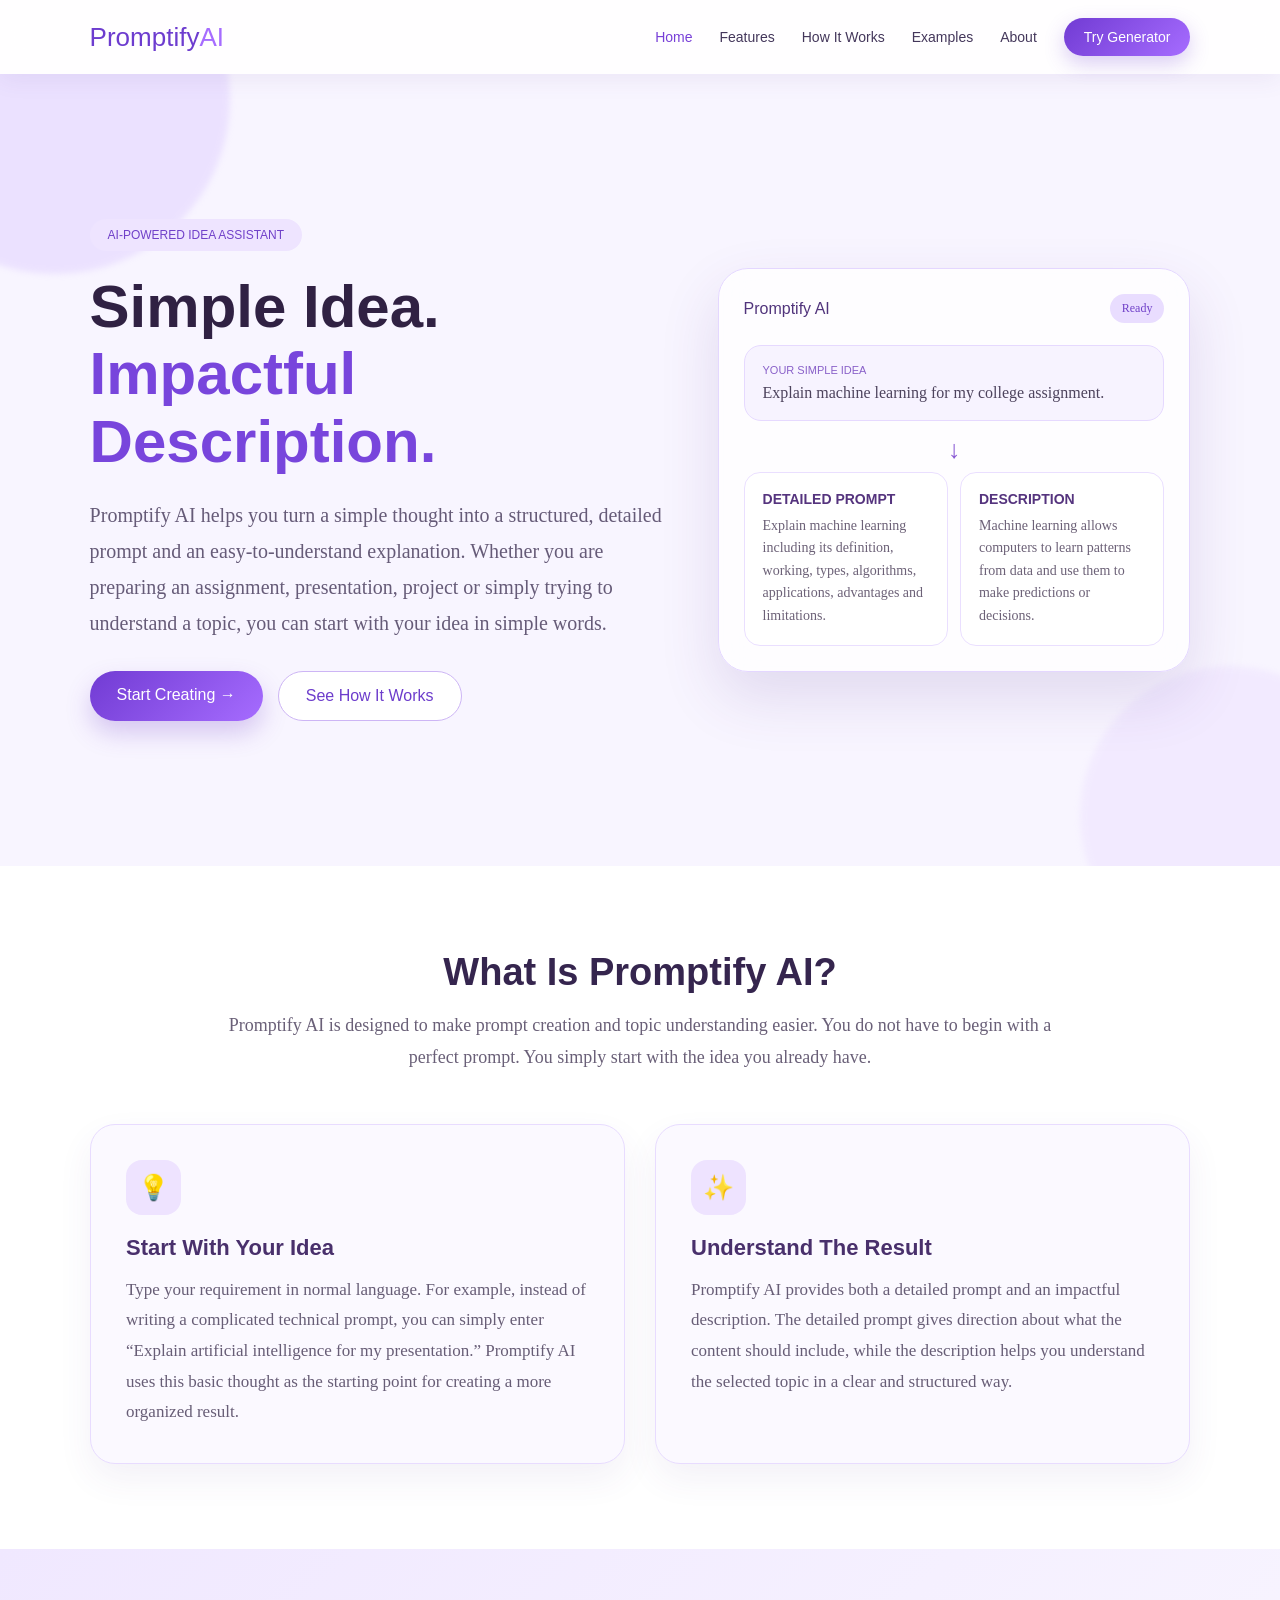
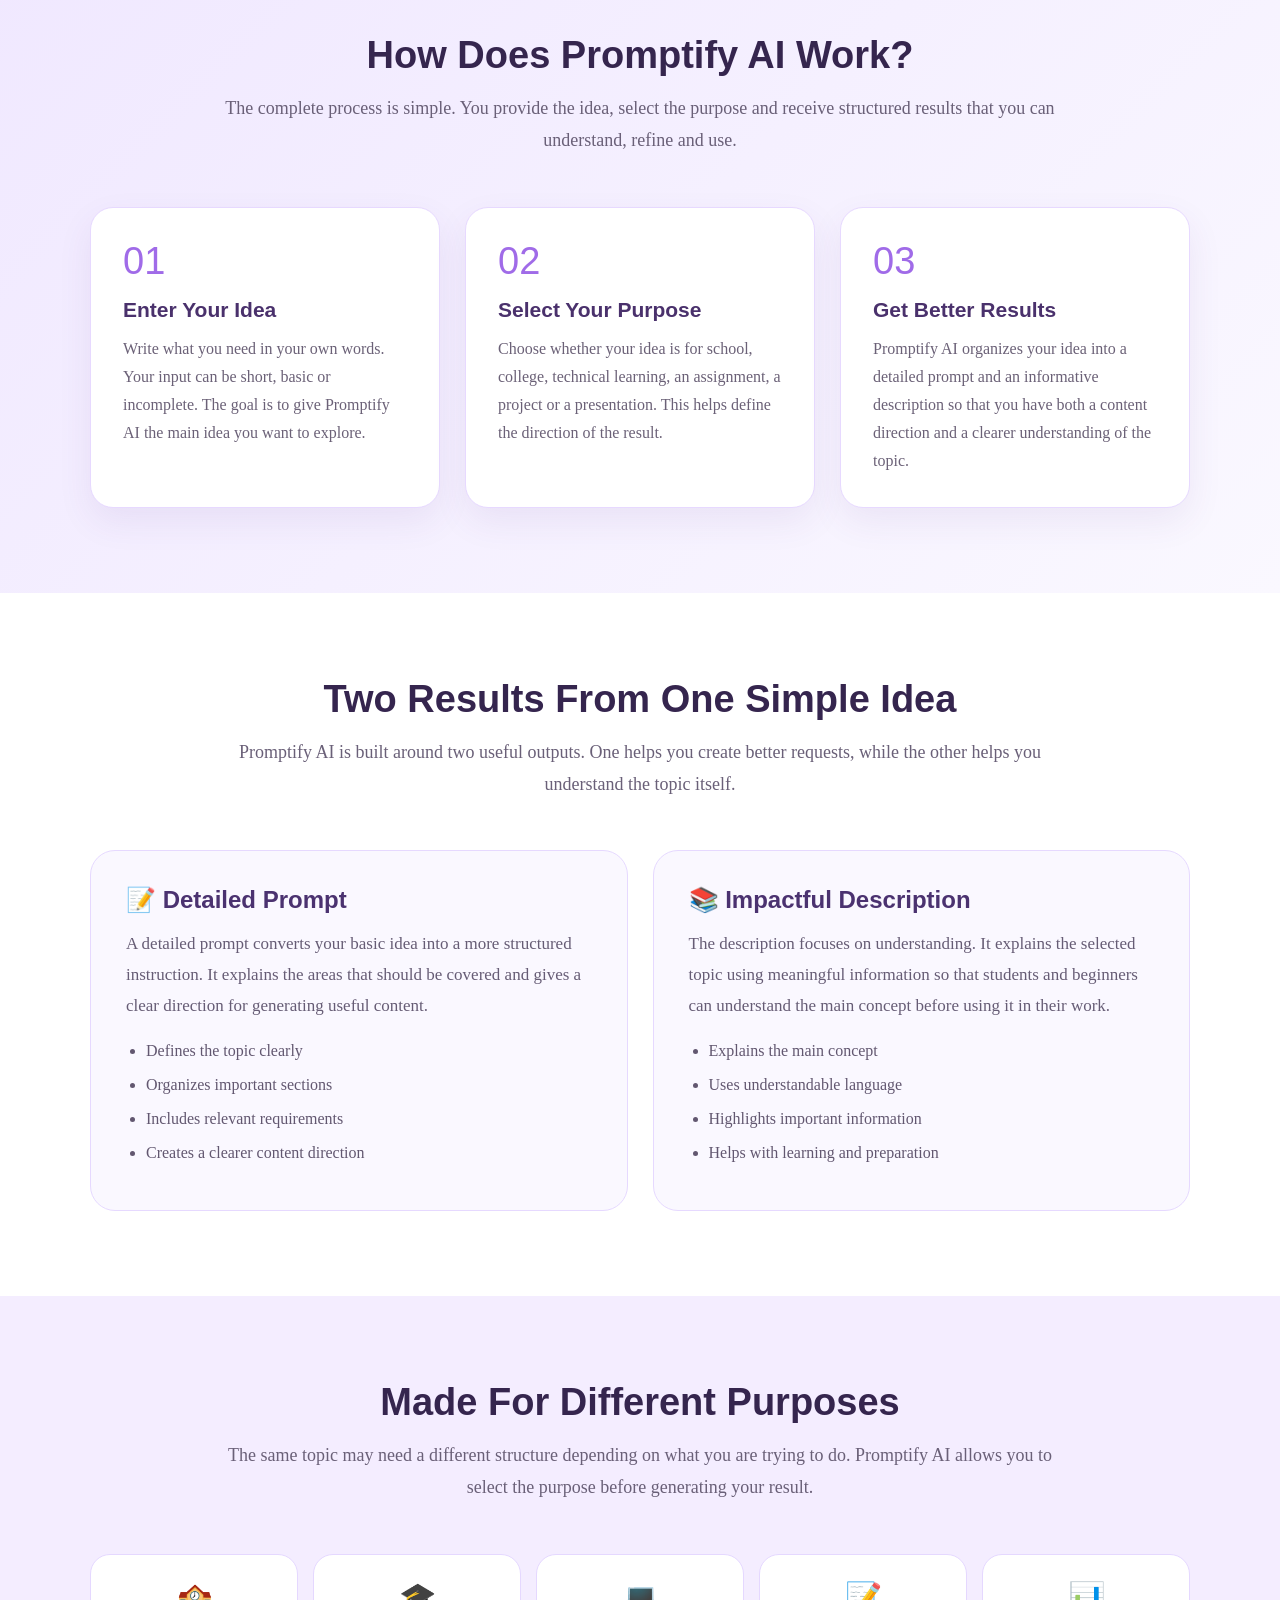
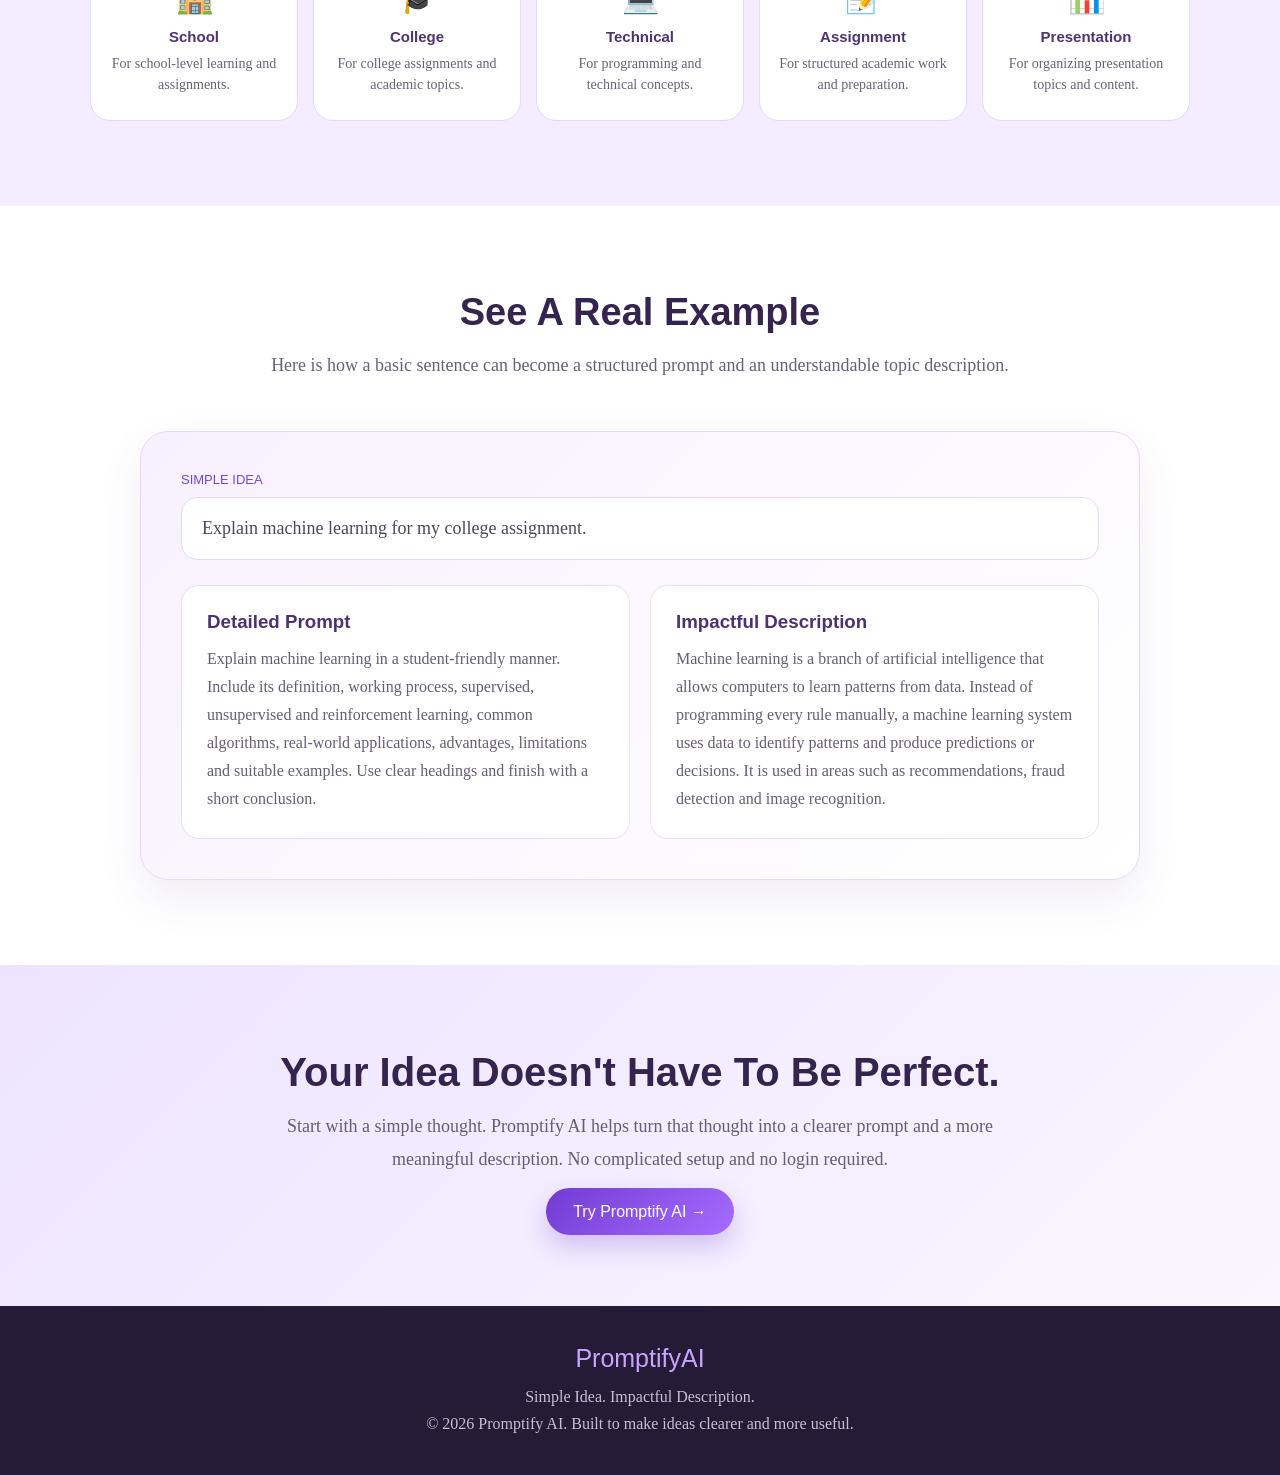
<file: index.html>
<!DOCTYPE html>
<html lang="en">
<head>
<meta charset="UTF-8">
<meta name="viewport" content="width=device-width, initial-scale=1.0">

<title>Promptify AI | Simple Idea. Impactful Description.</title>

<style>
@import url('https://fonts.googleapis.com/css2?family=Poppins:wght@400;500;600;700&display=swap');

*{
    margin:0;
    padding:0;
    box-sizing:border-box;
    scroll-behavior:smooth;
}

body{
    font-family:"Times New Roman",serif;
    background:#f8f5ff;
    color:#29213b;
    overflow-x:hidden;
}

/* ================= NAVBAR ================= */

nav{
    width:100%;
    padding:18px 7%;
    display:flex;
    align-items:center;
    justify-content:space-between;
    background:rgba(255,255,255,.9);
    backdrop-filter:blur(15px);
    position:sticky;
    top:0;
    z-index:1000;
    box-shadow:0 5px 25px rgba(91,53,145,.08);
}

.logo{
    text-decoration:none;
    font-family:Algerian,"Arial Black",sans-serif;
    font-size:26px;
    color:#6d3ccf;
}

.logo span{
    color:#a66cff;
}

.nav-links{
    display:flex;
    align-items:center;
    gap:27px;
}

.nav-links a{
    text-decoration:none;
    color:#44375b;
    font-family:Algerian,"Arial Black",sans-serif;
    font-size:14px;
    transition:.3s;
}

.nav-links a:hover,
.nav-links a.active{
    color:#783fd8;
}

.nav-btn{
    background:linear-gradient(135deg,#713bd3,#a66cff);
    color:white!important;
    padding:11px 20px;
    border-radius:25px;
    box-shadow:0 8px 20px rgba(113,59,211,.25);
}

/* ================= HERO ================= */

.hero{
    min-height:88vh;
    padding:90px 7%;
    display:grid;
    grid-template-columns:1.1fr .9fr;
    align-items:center;
    gap:50px;
    position:relative;
    overflow:hidden;
}

.blob{
    position:absolute;
    border-radius:50%;
    filter:blur(3px);
    opacity:.4;
    animation:float 7s ease-in-out infinite;
    pointer-events:none;
}

.blob.one{
    width:350px;
    height:350px;
    background:#d9c5ff;
    top:-150px;
    left:-120px;
}

.blob.two{
    width:300px;
    height:300px;
    background:#eadcff;
    right:-100px;
    bottom:-100px;
    animation-delay:2s;
}

@keyframes float{
    0%,100%{
        transform:translateY(0) rotate(0);
    }
    50%{
        transform:translateY(-25px) rotate(8deg);
    }
}

.hero-content{
    position:relative;
    z-index:2;
}

.badge{
    display:inline-block;
    padding:9px 18px;
    border-radius:30px;
    background:#eee4ff;
    color:#7040c9;
    font-family:Algerian,"Arial Black",sans-serif;
    font-size:12px;
    margin-bottom:22px;
}

.hero h1{
    font-family:Algerian,"Arial Black",sans-serif;
    font-size:60px;
    line-height:1.12;
    color:#302143;
    margin-bottom:22px;
}

.hero h1 span{
    color:#7845dc;
}

.hero-description{
    font-size:20px;
    line-height:1.8;
    color:#665b78;
    max-width:700px;
    margin-bottom:30px;
}

.hero-buttons{
    display:flex;
    gap:15px;
    flex-wrap:wrap;
}

.primary-btn,
.secondary-btn{
    padding:15px 27px;
    border-radius:30px;
    text-decoration:none;
    font-family:Algerian,"Arial Black",sans-serif;
    transition:.3s;
}

.primary-btn{
    background:linear-gradient(135deg,#713bd3,#a66cff);
    color:white;
    box-shadow:0 12px 25px rgba(110,59,200,.25);
}

.secondary-btn{
    border:1px solid #cdb5f5;
    color:#6d3dcc;
    background:white;
}

.primary-btn:hover,
.secondary-btn:hover{
    transform:translateY(-4px);
}

/* ================= AI PREVIEW ================= */

.preview-wrapper{
    position:relative;
    z-index:2;
}

.ai-card{
    background:rgba(255,255,255,.78);
    backdrop-filter:blur(18px);
    border:1px solid #e4d7ff;
    border-radius:30px;
    padding:25px;
    box-shadow:0 25px 60px rgba(82,48,140,.14);
    animation:cardFloat 5s ease-in-out infinite;
}

@keyframes cardFloat{
    0%,100%{
        transform:translateY(0);
    }
    50%{
        transform:translateY(-10px);
    }
}

.ai-top{
    display:flex;
    justify-content:space-between;
    align-items:center;
    margin-bottom:22px;
}

.ai-title{
    font-family:Algerian,"Arial Black",sans-serif;
    color:#51347c;
}

.ai-status{
    font-size:12px;
    padding:7px 12px;
    background:#e9ddff;
    color:#7040c9;
    border-radius:20px;
}

.input-box{
    background:#f7f3ff;
    border:1px solid #e6d9ff;
    border-radius:17px;
    padding:18px;
    margin-bottom:15px;
}

.small-label{
    font-family:Algerian,"Arial Black",sans-serif;
    font-size:11px;
    color:#8960c9;
    margin-bottom:8px;
}

.input-text{
    font-size:16px;
    color:#4d435d;
}

.arrow{
    text-align:center;
    font-size:25px;
    color:#8a5bd4;
    margin:8px 0;
}

.output-grid{
    display:grid;
    grid-template-columns:1fr 1fr;
    gap:12px;
}

.output{
    padding:18px;
    border-radius:16px;
    background:white;
    border:1px solid #eadfff;
}

.output h4{
    font-family:Algerian,"Arial Black",sans-serif;
    color:#55347e;
    margin-bottom:8px;
    font-size:14px;
}

.output p{
    font-size:14px;
    line-height:1.6;
    color:#6c6177;
}

/* ================= COMMON ================= */

section{
    padding:85px 7%;
}

.section-title{
    max-width:850px;
    text-align:center;
    margin:0 auto 50px;
}

.section-title h2{
    font-family:Algerian,"Arial Black",sans-serif;
    color:#35254e;
    font-size:38px;
    margin-bottom:15px;
}

.section-title p{
    font-size:18px;
    line-height:1.8;
    color:#6a6078;
}

/* ================= INTRO ================= */

.intro{
    background:white;
}

.intro-grid{
    max-width:1100px;
    margin:auto;
    display:grid;
    grid-template-columns:1fr 1fr;
    gap:30px;
}

.intro-card{
    padding:35px;
    border-radius:25px;
    background:#fbf9ff;
    border:1px solid #e8dcff;
    box-shadow:0 15px 35px rgba(91,53,145,.07);
    transition:.35s;
}

.intro-card:hover{
    transform:translateY(-8px);
}

.icon{
    width:55px;
    height:55px;
    display:flex;
    align-items:center;
    justify-content:center;
    border-radius:16px;
    background:#eee3ff;
    font-size:25px;
    margin-bottom:20px;
}

.intro-card h3{
    font-family:Algerian,"Arial Black",sans-serif;
    color:#49306c;
    font-size:22px;
    margin-bottom:14px;
}

.intro-card p{
    font-size:17px;
    line-height:1.8;
    color:#675d76;
}

/* ================= PROCESS ================= */

.process{
    background:linear-gradient(135deg,#f0e8ff,#faf8ff);
}

.process-grid{
    max-width:1100px;
    margin:auto;
    display:grid;
    grid-template-columns:repeat(3,1fr);
    gap:25px;
}

.process-card{
    background:white;
    padding:32px;
    border-radius:23px;
    border:1px solid #e7d9ff;
    box-shadow:0 14px 35px rgba(90,53,145,.08);
    transition:.35s;
}

.process-card:hover{
    transform:translateY(-9px);
}

.process-number{
    font-family:Algerian,"Arial Black",sans-serif;
    font-size:38px;
    color:#a06be8;
    margin-bottom:15px;
}

.process-card h3{
    font-family:Algerian,"Arial Black",sans-serif;
    color:#4a316c;
    font-size:21px;
    margin-bottom:13px;
}

.process-card p{
    font-size:16px;
    line-height:1.75;
    color:#6b6177;
}

/* ================= RESULTS ================= */

.results{
    background:white;
}

.results-box{
    max-width:1100px;
    margin:auto;
    display:grid;
    grid-template-columns:1fr 1fr;
    gap:25px;
}

.result-card{
    padding:35px;
    border-radius:25px;
    background:#faf8ff;
    border:1px solid #e6d9ff;
}

.result-card h3{
    font-family:Algerian,"Arial Black",sans-serif;
    font-size:24px;
    color:#4b3270;
    margin-bottom:15px;
}

.result-card p{
    font-size:17px;
    line-height:1.8;
    color:#665c75;
    margin-bottom:18px;
}

.result-card ul{
    padding-left:20px;
}

.result-card li{
    margin:10px 0;
    color:#625770;
    line-height:1.5;
}

/* ================= PURPOSE ================= */

.purpose{
    background:#f4edff;
}

.purpose-grid{
    max-width:1100px;
    margin:auto;
    display:grid;
    grid-template-columns:repeat(5,1fr);
    gap:15px;
}

.purpose-card{
    background:white;
    padding:25px 15px;
    border-radius:20px;
    text-align:center;
    border:1px solid #e5d8ff;
    transition:.3s;
}

.purpose-card:hover{
    transform:translateY(-7px);
    box-shadow:0 12px 25px rgba(91,53,145,.1);
}

.purpose-card .emoji{
    font-size:30px;
    margin-bottom:13px;
}

.purpose-card h3{
    font-family:Algerian,"Arial Black",sans-serif;
    font-size:15px;
    color:#4e3471;
    margin-bottom:8px;
}

.purpose-card p{
    font-size:14px;
    line-height:1.5;
    color:#6b6177;
}

/* ================= EXAMPLE ================= */

.example{
    background:white;
}

.example-box{
    max-width:1000px;
    margin:auto;
    padding:40px;
    background:linear-gradient(135deg,#f7f1ff,#ffffff);
    border:1px solid #e5d8ff;
    border-radius:28px;
    box-shadow:0 18px 45px rgba(91,55,150,.09);
}

.example-label{
    font-family:Algerian,"Arial Black",sans-serif;
    color:#7845d1;
    font-size:13px;
    margin-bottom:10px;
}

.example-input{
    background:white;
    border:1px solid #e5d9ff;
    border-radius:16px;
    padding:20px;
    font-size:18px;
    color:#4f455d;
    margin-bottom:25px;
}

.example-results{
    display:grid;
    grid-template-columns:1fr 1fr;
    gap:20px;
}

.example-result{
    background:white;
    border:1px solid #e8ddff;
    border-radius:18px;
    padding:25px;
}

.example-result h3{
    font-family:Algerian,"Arial Black",sans-serif;
    color:#4c3270;
    margin-bottom:12px;
}

.example-result p{
    font-size:16px;
    line-height:1.75;
    color:#675d75;
}

/* ================= CTA ================= */

.cta{
    text-align:center;
    background:linear-gradient(135deg,#eee4ff,#f9f6ff);
}

.cta h2{
    font-family:Algerian,"Arial Black",sans-serif;
    font-size:40px;
    color:#34244e;
    margin-bottom:15px;
}

.cta p{
    max-width:720px;
    margin:auto auto 28px;
    font-size:18px;
    line-height:1.8;
    color:#665c75;
}

/* ================= FOOTER ================= */

footer{
    background:#251b36;
    text-align:center;
    padding:38px 7%;
    color:#c7bfd2;
}

.footer-logo{
    font-family:Algerian,"Arial Black",sans-serif;
    font-size:25px;
    color:#c8a5ff;
    margin-bottom:10px;
}

footer p{
    line-height:1.7;
}

/* ================= REVEAL ================= */

.reveal{
    opacity:0;
    transform:translateY(35px);
    transition:.8s ease;
}

.reveal.show{
    opacity:1;
    transform:translateY(0);
}

/* ================= RESPONSIVE ================= */

@media(max-width:950px){

    .hero{
        grid-template-columns:1fr;
        text-align:center;
    }

    .hero-description{
        margin-left:auto;
        margin-right:auto;
    }

    .hero-buttons{
        justify-content:center;
    }

    .process-grid{
        grid-template-columns:1fr 1fr;
    }

    .purpose-grid{
        grid-template-columns:repeat(3,1fr);
    }
}

@media(max-width:700px){

    nav{
        padding:15px 5%;
    }

    .nav-links{
        display:none;
    }

    .hero{
        padding:75px 5%;
    }

    .hero h1{
        font-size:38px;
    }

    .hero-description{
        font-size:17px;
    }

    section{
        padding:65px 5%;
    }

    .section-title h2{
        font-size:30px;
    }

    .intro-grid,
    .results-box,
    .example-results,
    .process-grid{
        grid-template-columns:1fr;
    }

    .purpose-grid{
        grid-template-columns:1fr 1fr;
    }

    .output-grid{
        grid-template-columns:1fr;
    }
}

@media(max-width:450px){

    .purpose-grid{
        grid-template-columns:1fr;
    }

    .hero h1{
        font-size:32px;
    }
}
</style>
</head>

<body>

<!-- ================= NAVBAR ================= -->

<nav>

    <a href="index.html" class="logo">
        Promptify<span>AI</span>
    </a>

    <div class="nav-links">

        <a href="index.html" class="active">Home</a>

        <a href="features.html">Features</a>

        <a href="how-it-works.html">How It Works</a>

        <a href="examples.html">Examples</a>

        <a href="about.html">About</a>

        <a href="generator.html" class="nav-btn">
            Try Generator
        </a>

    </div>

</nav>


<!-- ================= HERO ================= -->

<section class="hero">

    <div class="blob one"></div>
    <div class="blob two"></div>

    <div class="hero-content reveal">

        <div class="badge">
            AI-POWERED IDEA ASSISTANT
        </div>

        <h1>
            Simple Idea.
            <span>Impactful Description.</span>
        </h1>

        <p class="hero-description">
            Promptify AI helps you turn a simple thought into a
            structured, detailed prompt and an easy-to-understand
            explanation. Whether you are preparing an assignment,
            presentation, project or simply trying to understand a topic,
            you can start with your idea in simple words.
        </p>

        <div class="hero-buttons">

            <a href="generator.html" class="primary-btn">
                Start Creating →
            </a>

            <a href="how-it-works.html" class="secondary-btn">
                See How It Works
            </a>

        </div>

    </div>


    <!-- AI PREVIEW -->

    <div class="preview-wrapper reveal">

        <div class="ai-card">

            <div class="ai-top">

                <div class="ai-title">
                    Promptify AI
                </div>

                <div class="ai-status">
                    Ready
                </div>

            </div>


            <div class="input-box">

                <div class="small-label">
                    YOUR SIMPLE IDEA
                </div>

                <div class="input-text">
                    Explain machine learning for my college assignment.
                </div>

            </div>


            <div class="arrow">
                ↓
            </div>


            <div class="output-grid">

                <div class="output">

                    <h4>DETAILED PROMPT</h4>

                    <p>
                        Explain machine learning including its definition,
                        working, types, algorithms, applications,
                        advantages and limitations.
                    </p>

                </div>


                <div class="output">

                    <h4>DESCRIPTION</h4>

                    <p>
                        Machine learning allows computers to learn patterns
                        from data and use them to make predictions or
                        decisions.
                    </p>

                </div>

            </div>

        </div>

    </div>

</section>


<!-- ================= WHAT IS IT ================= -->

<section class="intro">

    <div class="section-title reveal">

        <h2>What Is Promptify AI?</h2>

        <p>
            Promptify AI is designed to make prompt creation and topic
            understanding easier. You do not have to begin with a perfect
            prompt. You simply start with the idea you already have.
        </p>

    </div>


    <div class="intro-grid">

        <div class="intro-card reveal">

            <div class="icon">💡</div>

            <h3>Start With Your Idea</h3>

            <p>
                Type your requirement in normal language. For example,
                instead of writing a complicated technical prompt, you can
                simply enter “Explain artificial intelligence for my
                presentation.” Promptify AI uses this basic thought as
                the starting point for creating a more organized result.
            </p>

        </div>


        <div class="intro-card reveal">

            <div class="icon">✨</div>

            <h3>Understand The Result</h3>

            <p>
                Promptify AI provides both a detailed prompt and an
                impactful description. The detailed prompt gives direction
                about what the content should include, while the
                description helps you understand the selected topic in
                a clear and structured way.
            </p>

        </div>

    </div>

</section>


<!-- ================= HOW IT WORKS ================= -->

<section class="process">

    <div class="section-title reveal">

        <h2>How Does Promptify AI Work?</h2>

        <p>
            The complete process is simple. You provide the idea,
            select the purpose and receive structured results that you
            can understand, refine and use.
        </p>

    </div>


    <div class="process-grid">

        <div class="process-card reveal">

            <div class="process-number">01</div>

            <h3>Enter Your Idea</h3>

            <p>
                Write what you need in your own words. Your input can be
                short, basic or incomplete. The goal is to give Promptify AI
                the main idea you want to explore.
            </p>

        </div>


        <div class="process-card reveal">

            <div class="process-number">02</div>

            <h3>Select Your Purpose</h3>

            <p>
                Choose whether your idea is for school, college,
                technical learning, an assignment, a project or a
                presentation. This helps define the direction of the result.
            </p>

        </div>


        <div class="process-card reveal">

            <div class="process-number">03</div>

            <h3>Get Better Results</h3>

            <p>
                Promptify AI organizes your idea into a detailed prompt
                and an informative description so that you have both
                a content direction and a clearer understanding of the topic.
            </p>

        </div>

    </div>

</section>


<!-- ================= TWO RESULTS ================= -->

<section class="results">

    <div class="section-title reveal">

        <h2>Two Results From One Simple Idea</h2>

        <p>
            Promptify AI is built around two useful outputs. One helps
            you create better requests, while the other helps you
            understand the topic itself.
        </p>

    </div>


    <div class="results-box">

        <div class="result-card reveal">

            <h3>📝 Detailed Prompt</h3>

            <p>
                A detailed prompt converts your basic idea into a more
                structured instruction. It explains the areas that should
                be covered and gives a clear direction for generating
                useful content.
            </p>

            <ul>

                <li>Defines the topic clearly</li>

                <li>Organizes important sections</li>

                <li>Includes relevant requirements</li>

                <li>Creates a clearer content direction</li>

            </ul>

        </div>


        <div class="result-card reveal">

            <h3>📚 Impactful Description</h3>

            <p>
                The description focuses on understanding. It explains
                the selected topic using meaningful information so that
                students and beginners can understand the main concept
                before using it in their work.
            </p>

            <ul>

                <li>Explains the main concept</li>

                <li>Uses understandable language</li>

                <li>Highlights important information</li>

                <li>Helps with learning and preparation</li>

            </ul>

        </div>

    </div>

</section>


<!-- ================= PURPOSE ================= -->

<section class="purpose">

    <div class="section-title reveal">

        <h2>Made For Different Purposes</h2>

        <p>
            The same topic may need a different structure depending on
            what you are trying to do. Promptify AI allows you to select
            the purpose before generating your result.
        </p>

    </div>


    <div class="purpose-grid">

        <div class="purpose-card reveal">

            <div class="emoji">🏫</div>

            <h3>School</h3>

            <p>
                For school-level learning and assignments.
            </p>

        </div>


        <div class="purpose-card reveal">

            <div class="emoji">🎓</div>

            <h3>College</h3>

            <p>
                For college assignments and academic topics.
            </p>

        </div>


        <div class="purpose-card reveal">

            <div class="emoji">💻</div>

            <h3>Technical</h3>

            <p>
                For programming and technical concepts.
            </p>

        </div>


        <div class="purpose-card reveal">

            <div class="emoji">📝</div>

            <h3>Assignment</h3>

            <p>
                For structured academic work and preparation.
            </p>

        </div>


        <div class="purpose-card reveal">

            <div class="emoji">📊</div>

            <h3>Presentation</h3>

            <p>
                For organizing presentation topics and content.
            </p>

        </div>

    </div>

</section>


<!-- ================= REAL EXAMPLE ================= -->

<section class="example">

    <div class="section-title reveal">

        <h2>See A Real Example</h2>

        <p>
            Here is how a basic sentence can become a structured prompt
            and an understandable topic description.
        </p>

    </div>


    <div class="example-box reveal">

        <div class="example-label">
            SIMPLE IDEA
        </div>

        <div class="example-input">
            Explain machine learning for my college assignment.
        </div>


        <div class="example-results">

            <div class="example-result">

                <h3>Detailed Prompt</h3>

                <p>
                    Explain machine learning in a student-friendly manner.
                    Include its definition, working process, supervised,
                    unsupervised and reinforcement learning, common
                    algorithms, real-world applications, advantages,
                    limitations and suitable examples. Use clear headings
                    and finish with a short conclusion.
                </p>

            </div>


            <div class="example-result">

                <h3>Impactful Description</h3>

                <p>
                    Machine learning is a branch of artificial intelligence
                    that allows computers to learn patterns from data.
                    Instead of programming every rule manually, a machine
                    learning system uses data to identify patterns and
                    produce predictions or decisions. It is used in areas
                    such as recommendations, fraud detection and image
                    recognition.
                </p>

            </div>

        </div>

    </div>

</section>


<!-- ================= CTA ================= -->

<section class="cta">

    <h2 class="reveal">
        Your Idea Doesn't Have To Be Perfect.
    </h2>

    <p class="reveal">
        Start with a simple thought. Promptify AI helps turn that thought
        into a clearer prompt and a more meaningful description.
        No complicated setup and no login required.
    </p>

    <a href="generator.html" class="primary-btn reveal">
        Try Promptify AI →
    </a>

</section>


<!-- ================= FOOTER ================= -->

<footer>

    <div class="footer-logo">
        PromptifyAI
    </div>

    <p>
        Simple Idea. Impactful Description.
    </p>

    <p>
        © 2026 Promptify AI. Built to make ideas clearer and more useful.
    </p>

</footer>


<script>

const revealElements = document.querySelectorAll(".reveal");

function revealOnScroll(){

    revealElements.forEach(element => {

        const position = element.getBoundingClientRect().top;

        if(position < window.innerHeight - 80){
            element.classList.add("show");
        }

    });

}

window.addEventListener("scroll",revealOnScroll);

window.addEventListener("load",revealOnScroll);

</script>

</body>
</html>
</file>
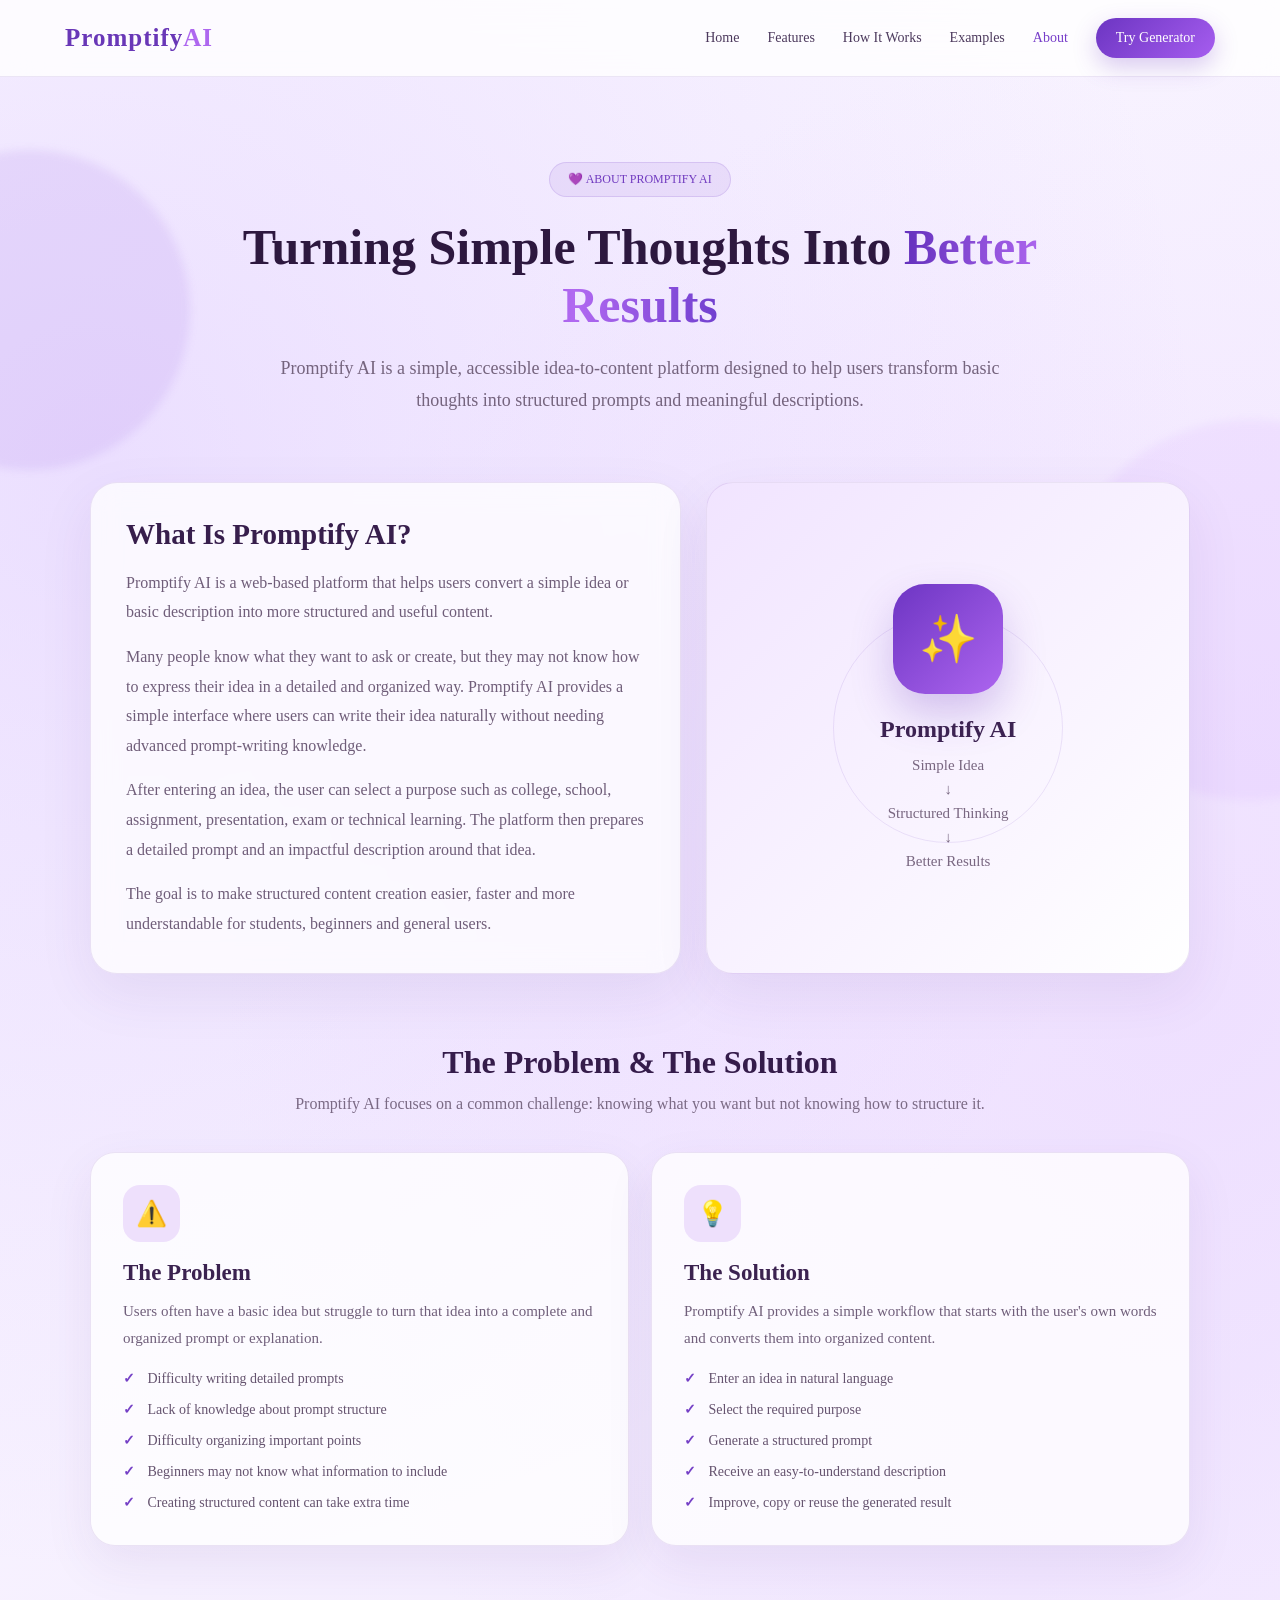
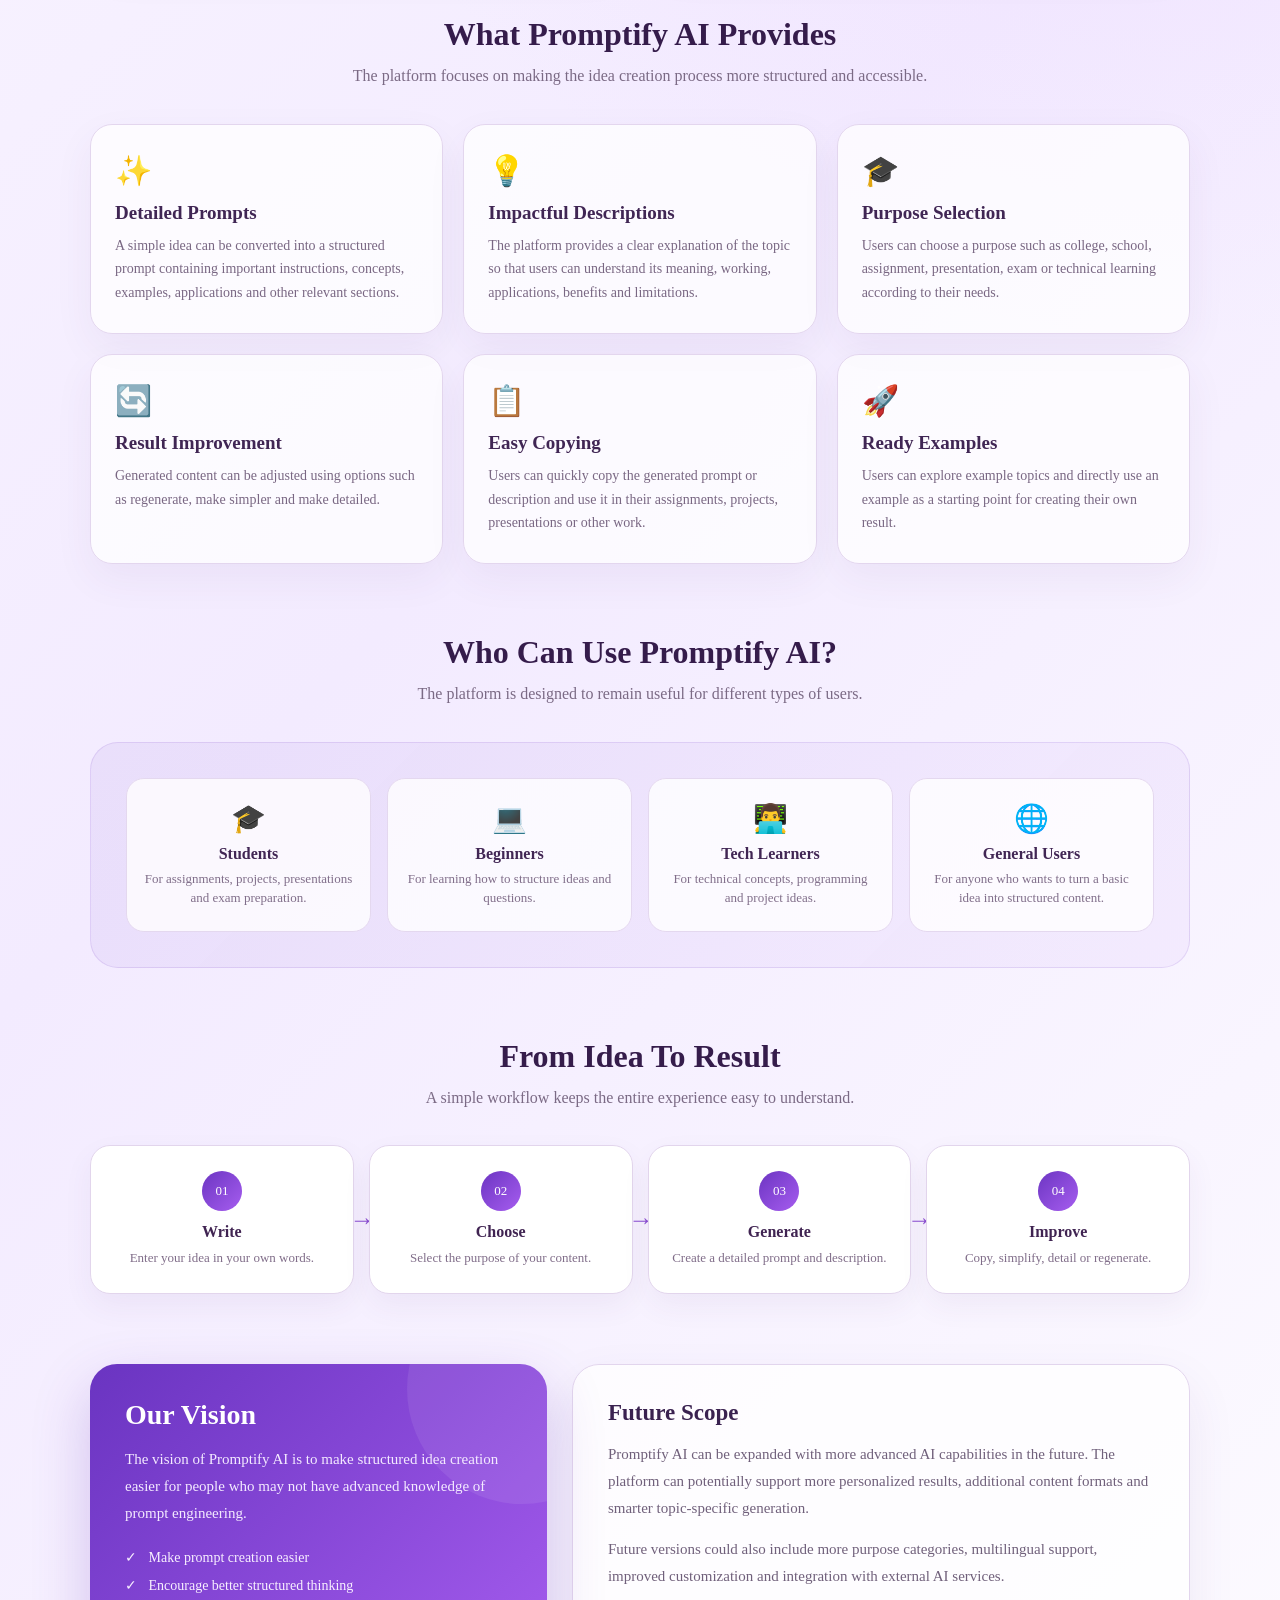
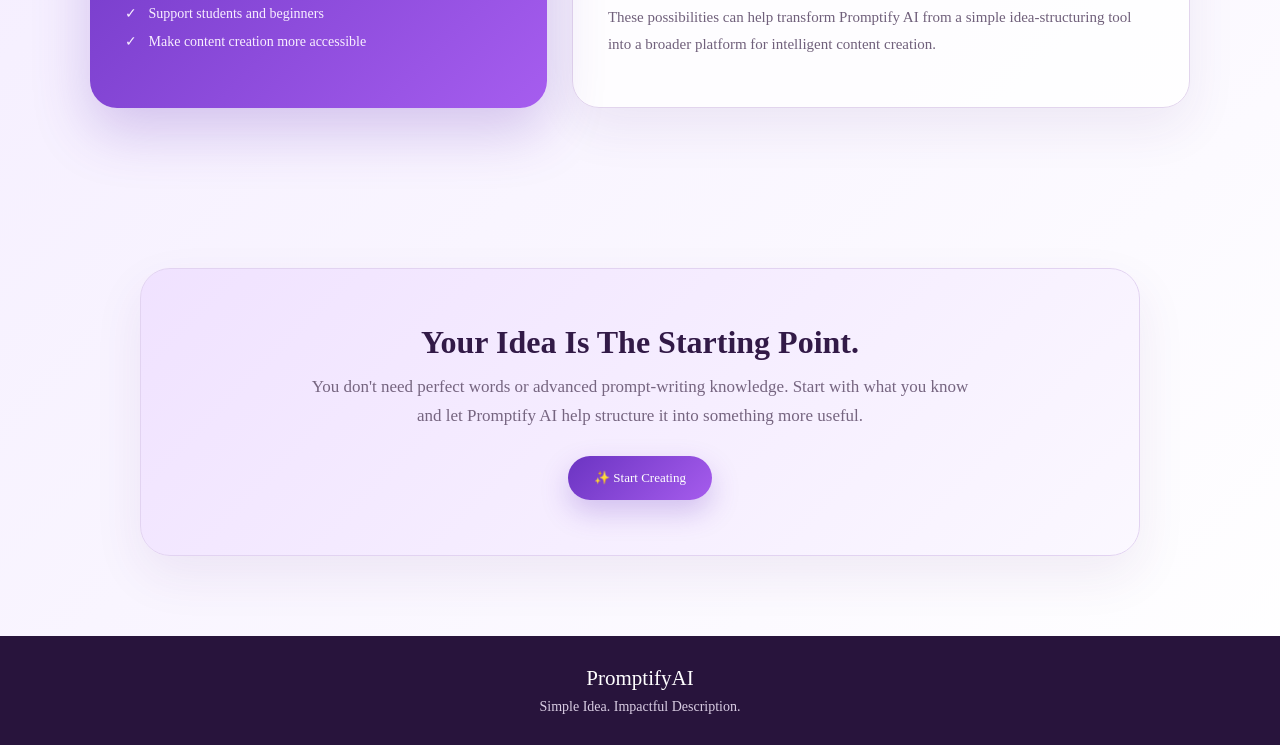
<file: about.html>
<!DOCTYPE html>
<html lang="en">
<head>
<meta charset="UTF-8">
<meta name="viewport" content="width=device-width, initial-scale=1.0">

<title>Promptify AI | About</title>

<style>

*{
    margin:0;
    padding:0;
    box-sizing:border-box;
}

html{
    scroll-behavior:smooth;
}

body{
    font-family:"Times New Roman",serif;
    color:#2d193f;
    background:
        radial-gradient(circle at 8% 12%,rgba(174,125,255,.20),transparent 30%),
        radial-gradient(circle at 92% 25%,rgba(218,177,255,.23),transparent 30%),
        linear-gradient(135deg,#fcfaff,#f3ebff,#ffffff);
    min-height:100vh;
    overflow-x:hidden;
}

h1,h2,h3,h4,
.logo,
nav a,
button,
.badge{
    font-family:Algerian,"Times New Roman",serif;
}


/* =========================
   BACKGROUND
========================= */

.bg{
    position:fixed;
    border-radius:50%;
    z-index:-1;
    filter:blur(4px);
    animation:float 8s ease-in-out infinite;
}

.bg1{
    width:320px;
    height:320px;
    left:-130px;
    top:150px;
    background:rgba(137,78,220,.11);
}

.bg2{
    width:380px;
    height:380px;
    right:-160px;
    bottom:100px;
    background:rgba(207,150,255,.12);
    animation-delay:2s;
}

@keyframes float{

    0%,100%{
        transform:translate(0,0);
    }

    50%{
        transform:translate(20px,-30px);
    }

}


/* =========================
   NAVBAR
========================= */

header{
    position:sticky;
    top:0;
    z-index:1000;

    background:rgba(255,255,255,.80);
    backdrop-filter:blur(18px);

    border-bottom:1px solid rgba(111,65,169,.12);
}

.navbar{
    max-width:1200px;
    height:76px;

    margin:auto;
    padding:0 25px;

    display:flex;
    align-items:center;
    justify-content:space-between;
}

.logo{
    text-decoration:none;

    color:#6937b7;

    font-size:25px;
    font-weight:bold;
    letter-spacing:1px;
}

.logo span{
    color:#ae67ef;
}

nav{
    display:flex;
    align-items:center;
    gap:28px;
}

nav a{
    text-decoration:none;
    color:#4c395d;
    font-size:14px;
    transition:.3s;
}

nav a:hover,
nav a.active{
    color:#773dc9;
}

.nav-btn{
    color:white !important;
    padding:12px 20px;
    border-radius:30px;

    background:
        linear-gradient(
            135deg,
            #6c35c2,
            #a65def
        );

    box-shadow:
        0 9px 23px
        rgba(108,53,194,.25);
}

.nav-btn:hover{
    transform:translateY(-2px);
}


/* =========================
   HERO
========================= */

.hero{
    max-width:1000px;
    margin:auto;

    padding:85px 25px 55px;

    text-align:center;
}

.badge{
    display:inline-block;

    padding:9px 18px;

    border-radius:30px;

    background:rgba(118,65,200,.09);

    border:1px solid rgba(118,65,200,.16);

    color:#713bc0;

    font-size:12px;

    margin-bottom:22px;
}

.hero h1{
    color:#2d183f;

    font-size:50px;

    line-height:1.15;

    margin-bottom:18px;
}

.gradient{
    background:
        linear-gradient(
            90deg,
            #6431bd,
            #b169f1,
            #7140cf
        );

    -webkit-background-clip:text;
    -webkit-text-fill-color:transparent;
}

.hero p{
    max-width:750px;

    margin:auto;

    color:#75647e;

    font-size:18px;

    line-height:1.8;
}


/* =========================
   MAIN
========================= */

.main{
    max-width:1150px;

    margin:auto;

    padding:10px 25px 90px;
}


/* =========================
   COMMON SECTION
========================= */

.section{
    margin-bottom:70px;
}

.section-title{
    text-align:center;

    margin-bottom:35px;
}

.section-title h2{
    color:#351c4b;

    font-size:32px;

    margin-bottom:10px;
}

.section-title p{
    color:#7b6a85;

    font-size:16px;
    line-height:1.6;
}


/* =========================
   ABOUT INTRO
========================= */

.intro{
    display:grid;

    grid-template-columns:1.1fr .9fr;

    gap:25px;

    align-items:stretch;
}

.intro-text,
.intro-visual{
    padding:35px;

    border-radius:27px;

    background:
        rgba(255,255,255,.76);

    border:1px solid
        rgba(120,74,178,.14);

    box-shadow:
        0 20px 55px
        rgba(81,43,126,.08);

    backdrop-filter:blur(14px);
}

.intro-text h2{
    color:#371e4c;

    font-size:29px;

    margin-bottom:17px;
}

.intro-text p{
    color:#6f5d79;

    font-size:16px;

    line-height:1.85;

    margin-bottom:15px;
}

.intro-text p:last-child{
    margin-bottom:0;
}


/* =========================
   VISUAL
========================= */

.intro-visual{
    display:flex;

    align-items:center;
    justify-content:center;

    position:relative;

    overflow:hidden;

    background:
        linear-gradient(
            135deg,
            #f1e4ff,
            #ffffff
        );
}

.visual-content{
    width:100%;

    text-align:center;

    position:relative;
    z-index:2;
}

.ai-orb{
    width:110px;
    height:110px;

    margin:0 auto 22px;

    display:flex;
    align-items:center;
    justify-content:center;

    border-radius:32px;

    background:
        linear-gradient(
            135deg,
            #6d35c3,
            #ad65ef
        );

    color:white;

    font-size:47px;

    box-shadow:
        0 20px 40px
        rgba(103,51,187,.25);

    animation:orbFloat 3s ease-in-out infinite;
}

@keyframes orbFloat{

    0%,100%{
        transform:translateY(0) rotate(0deg);
    }

    50%{
        transform:translateY(-10px) rotate(3deg);
    }

}

.visual-content h3{
    color:#3c2252;

    font-size:24px;

    margin-bottom:10px;
}

.visual-content p{
    color:#796781;

    line-height:1.6;

    font-size:15px;
}

.visual-circle{
    position:absolute;

    width:230px;
    height:230px;

    border-radius:50%;

    border:1px solid rgba(117,65,193,.12);

    animation:rotateCircle 10s linear infinite;
}

@keyframes rotateCircle{

    to{
        transform:rotate(360deg);
    }

}


/* =========================
   PROBLEM / SOLUTION
========================= */

.problem-solution{
    display:grid;

    grid-template-columns:1fr 1fr;

    gap:22px;
}

.info-card{
    padding:32px;

    border-radius:25px;

    background:
        rgba(255,255,255,.77);

    border:1px solid
        rgba(120,74,178,.14);

    box-shadow:
        0 18px 50px
        rgba(81,43,126,.08);

    transition:.35s;
}

.info-card:hover{
    transform:translateY(-6px);

    box-shadow:
        0 25px 60px
        rgba(81,43,126,.13);
}

.info-icon{
    width:57px;
    height:57px;

    border-radius:17px;

    display:flex;
    align-items:center;
    justify-content:center;

    background:#eee0fc;

    font-size:25px;

    margin-bottom:18px;
}

.info-card h3{
    color:#3b2250;

    font-size:23px;

    margin-bottom:12px;
}

.info-card p{
    color:#705f7b;

    font-size:15px;

    line-height:1.8;

    margin-bottom:16px;
}

.info-card ul{
    list-style:none;

    display:flex;
    flex-direction:column;

    gap:10px;
}

.info-card li{
    color:#65536f;

    font-size:14px;

    line-height:1.5;
}

.info-card li::before{
    content:"✓";

    color:#7540c6;

    font-weight:bold;

    margin-right:9px;
}


/* =========================
   WHAT IT DOES
========================= */

.capability-grid{
    display:grid;

    grid-template-columns:
        repeat(3,1fr);

    gap:20px;
}

.capability{
    padding:28px 24px;

    border-radius:22px;

    background:
        rgba(255,255,255,.74);

    border:1px solid #e3d6ee;

    box-shadow:
        0 15px 40px
        rgba(81,43,126,.06);

    transition:.35s;
}

.capability:hover{
    transform:translateY(-7px);
}

.capability-icon{
    font-size:30px;

    margin-bottom:14px;
}

.capability h3{
    color:#402654;

    font-size:19px;

    margin-bottom:10px;
}

.capability p{
    color:#796783;

    font-size:14px;

    line-height:1.7;
}


/* =========================
   WHO CAN USE
========================= */

.users-section{
    padding:35px;

    border-radius:28px;

    background:
        linear-gradient(
            135deg,
            rgba(111,55,195,.07),
            rgba(191,132,245,.08)
        );

    border:1px solid rgba(111,55,195,.13);
}

.users-grid{
    display:grid;

    grid-template-columns:
        repeat(4,1fr);

    gap:16px;
}

.user-card{
    text-align:center;

    padding:23px 15px;

    border-radius:18px;

    background:rgba(255,255,255,.78);

    border:1px solid #e4d8ef;

    transition:.3s;
}

.user-card:hover{
    transform:translateY(-5px);

    box-shadow:
        0 13px 30px
        rgba(81,43,126,.08);
}

.user-icon{
    font-size:28px;

    margin-bottom:10px;
}

.user-card h4{
    color:#412654;

    font-size:16px;

    margin-bottom:6px;
}

.user-card p{
    color:#806e8a;

    font-size:13px;

    line-height:1.5;
}


/* =========================
   WORKFLOW
========================= */

.workflow{
    display:grid;

    grid-template-columns:
        repeat(4,1fr);

    gap:15px;
}

.workflow-item{
    position:relative;

    padding:25px 18px;

    text-align:center;

    border-radius:20px;

    background:#fff;

    border:1px solid #e2d5ec;

    box-shadow:
        0 12px 30px
        rgba(81,43,126,.06);
}

.workflow-item:not(:last-child)::after{
    content:"→";

    position:absolute;

    right:-22px;

    top:50%;

    transform:translateY(-50%);

    color:#8a4ed0;

    font-size:25px;

    z-index:3;
}

.workflow-number{
    width:40px;
    height:40px;

    margin:0 auto 12px;

    border-radius:50%;

    display:flex;
    align-items:center;
    justify-content:center;

    color:white;

    background:
        linear-gradient(
            135deg,
            #6c35c2,
            #a65def
        );

    font-family:Algerian;

    font-size:13px;
}

.workflow-item h4{
    color:#402452;

    font-size:16px;

    margin-bottom:7px;
}

.workflow-item p{
    color:#806d89;

    font-size:13px;

    line-height:1.5;
}


/* =========================
   FUTURE VISION
========================= */

.vision{
    display:grid;

    grid-template-columns:.85fr 1.15fr;

    gap:25px;

    align-items:stretch;
}

.vision-main{
    padding:35px;

    border-radius:27px;

    color:white;

    background:
        linear-gradient(
            135deg,
            #6a34c1,
            #a65def
        );

    box-shadow:
        0 23px 55px
        rgba(102,51,184,.25);

    position:relative;

    overflow:hidden;
}

.vision-main::after{
    content:"";

    position:absolute;

    width:230px;
    height:230px;

    border-radius:50%;

    background:rgba(255,255,255,.08);

    right:-90px;
    top:-90px;
}

.vision-main h2{
    font-size:28px;

    margin-bottom:15px;

    position:relative;
    z-index:2;
}

.vision-main p{
    color:#f4eaff;

    line-height:1.8;

    font-size:15px;

    position:relative;
    z-index:2;
}

.vision-list{
    margin-top:22px;

    display:flex;

    flex-direction:column;

    gap:11px;

    position:relative;
    z-index:2;
}

.vision-list div{
    font-size:14px;

    color:#f8efff;
}

.vision-list span{
    margin-right:8px;
}

.vision-side{
    padding:35px;

    border-radius:27px;

    background:
        rgba(255,255,255,.76);

    border:1px solid #e2d5ed;

    box-shadow:
        0 20px 50px
        rgba(81,43,126,.08);
}

.vision-side h3{
    color:#3a2250;

    font-size:23px;

    margin-bottom:15px;
}

.vision-side p{
    color:#70607b;

    line-height:1.8;

    font-size:15px;

    margin-bottom:14px;
}


/* =========================
   CTA
========================= */

.cta{
    max-width:1000px;

    margin:0 auto 80px;

    padding:55px 25px;

    text-align:center;

    border-radius:30px;

    background:
        linear-gradient(
            135deg,
            #f0e2ff,
            #fbf8ff
        );

    border:1px solid #e2d3f1;

    box-shadow:
        0 20px 50px
        rgba(83,43,127,.08);
}

.cta h2{
    color:#321a47;

    font-size:32px;

    margin-bottom:12px;
}

.cta p{
    max-width:680px;

    margin:0 auto 25px;

    color:#766580;

    font-size:17px;

    line-height:1.7;
}

.cta-btn{
    display:inline-block;

    text-decoration:none;

    color:white;

    padding:14px 26px;

    border-radius:30px;

    background:
        linear-gradient(
            135deg,
            #6b34c2,
            #a65ced
        );

    font-family:Algerian;

    font-size:13px;

    box-shadow:
        0 12px 28px
        rgba(105,52,190,.25);

    transition:.3s;
}

.cta-btn:hover{
    transform:translateY(-3px);
}


/* =========================
   FOOTER
========================= */

footer{
    background:#28143c;

    color:#d9cde3;

    text-align:center;

    padding:30px 20px;
}

.footer-logo{
    color:white;

    font-family:Algerian;

    font-size:21px;

    margin-bottom:8px;
}

footer p{
    font-size:14px;
}


/* =========================
   RESPONSIVE
========================= */

@media(max-width:900px){

    .intro,
    .problem-solution,
    .vision{
        grid-template-columns:1fr;
    }

    .capability-grid{
        grid-template-columns:
            repeat(2,1fr);
    }

    .users-grid{
        grid-template-columns:
            repeat(2,1fr);
    }

    .workflow{
        grid-template-columns:
            repeat(2,1fr);
    }

    .workflow-item:not(:last-child)::after{
        display:none;
    }

    .hero h1{
        font-size:42px;
    }

}

@media(max-width:650px){

    nav a{
        display:none;
    }

    nav a.nav-btn{
        display:block;
    }

    .hero{
        padding-top:55px;
    }

    .hero h1{
        font-size:34px;
    }

    .hero p{
        font-size:16px;
    }

    .intro-text,
    .intro-visual,
    .info-card,
    .vision-main,
    .vision-side{
        padding:25px;
    }

    .capability-grid,
    .users-grid,
    .workflow{
        grid-template-columns:1fr;
    }

    .section-title h2{
        font-size:27px;
    }

}


/* =========================
   SCROLLBAR
========================= */

::-webkit-scrollbar{
    width:8px;
}

::-webkit-scrollbar-track{
    background:#f3ebfa;
}

::-webkit-scrollbar-thumb{
    background:#b184d8;
    border-radius:20px;
}

</style>
</head>


<body>

<div class="bg bg1"></div>
<div class="bg bg2"></div>


<!-- =========================
     NAVBAR
========================= -->

<header>

<div class="navbar">

    <a href="index.html" class="logo">
        Promptify<span>AI</span>
    </a>

    <nav>

        <a href="index.html">
            Home
        </a>

        <a href="features.html">
            Features
        </a>

        <a href="how-it-works.html">
            How It Works
        </a>

        <a href="examples.html">
            Examples
        </a>

        <a href="about.html" class="active">
            About
        </a>

        <a href="generator.html" class="nav-btn">
            Try Generator
        </a>

    </nav>

</div>

</header>



<!-- =========================
     HERO
========================= -->

<section class="hero">

    <div class="badge">
        💜 ABOUT PROMPTIFY AI
    </div>

    <h1>
        Turning Simple Thoughts Into
        <span class="gradient">
            Better Results
        </span>
    </h1>

    <p>
        Promptify AI is a simple, accessible idea-to-content
        platform designed to help users transform basic thoughts
        into structured prompts and meaningful descriptions.
    </p>

</section>



<main class="main">


<!-- =========================
     WHAT IS PROMPTIFY
========================= -->

<section class="section">

    <div class="intro">

        <div class="intro-text">

            <h2>
                What Is Promptify AI?
            </h2>

            <p>
                Promptify AI is a web-based platform that helps
                users convert a simple idea or basic description
                into more structured and useful content.
            </p>

            <p>
                Many people know what they want to ask or create,
                but they may not know how to express their idea
                in a detailed and organized way. Promptify AI
                provides a simple interface where users can write
                their idea naturally without needing advanced
                prompt-writing knowledge.
            </p>

            <p>
                After entering an idea, the user can select a
                purpose such as college, school, assignment,
                presentation, exam or technical learning.
                The platform then prepares a detailed prompt and
                an impactful description around that idea.
            </p>

            <p>
                The goal is to make structured content creation
                easier, faster and more understandable for
                students, beginners and general users.
            </p>

        </div>


        <div class="intro-visual">

            <div class="visual-circle"></div>

            <div class="visual-content">

                <div class="ai-orb">
                    ✨
                </div>

                <h3>
                    Promptify AI
                </h3>

                <p>
                    Simple Idea<br>
                    ↓<br>
                    Structured Thinking<br>
                    ↓<br>
                    Better Results
                </p>

            </div>

        </div>

    </div>

</section>



<!-- =========================
     PROBLEM + SOLUTION
========================= -->

<section class="section">

    <div class="section-title">

        <h2>
            The Problem & The Solution
        </h2>

        <p>
            Promptify AI focuses on a common challenge:
            knowing what you want but not knowing how to structure it.
        </p>

    </div>


    <div class="problem-solution">


        <div class="info-card">

            <div class="info-icon">
                ⚠️
            </div>

            <h3>
                The Problem
            </h3>

            <p>
                Users often have a basic idea but struggle to
                turn that idea into a complete and organized
                prompt or explanation.
            </p>

            <ul>

                <li>
                    Difficulty writing detailed prompts
                </li>

                <li>
                    Lack of knowledge about prompt structure
                </li>

                <li>
                    Difficulty organizing important points
                </li>

                <li>
                    Beginners may not know what information to include
                </li>

                <li>
                    Creating structured content can take extra time
                </li>

            </ul>

        </div>


        <div class="info-card">

            <div class="info-icon">
                💡
            </div>

            <h3>
                The Solution
            </h3>

            <p>
                Promptify AI provides a simple workflow that
                starts with the user's own words and converts
                them into organized content.
            </p>

            <ul>

                <li>
                    Enter an idea in natural language
                </li>

                <li>
                    Select the required purpose
                </li>

                <li>
                    Generate a structured prompt
                </li>

                <li>
                    Receive an easy-to-understand description
                </li>

                <li>
                    Improve, copy or reuse the generated result
                </li>

            </ul>

        </div>

    </div>

</section>



<!-- =========================
     WHAT IT PROVIDES
========================= -->

<section class="section">

    <div class="section-title">

        <h2>
            What Promptify AI Provides
        </h2>

        <p>
            The platform focuses on making the idea creation
            process more structured and accessible.
        </p>

    </div>


    <div class="capability-grid">


        <div class="capability">

            <div class="capability-icon">
                ✨
            </div>

            <h3>
                Detailed Prompts
            </h3>

            <p>
                A simple idea can be converted into a structured
                prompt containing important instructions,
                concepts, examples, applications and other
                relevant sections.
            </p>

        </div>


        <div class="capability">

            <div class="capability-icon">
                💡
            </div>

            <h3>
                Impactful Descriptions
            </h3>

            <p>
                The platform provides a clear explanation of
                the topic so that users can understand its
                meaning, working, applications, benefits and
                limitations.
            </p>

        </div>


        <div class="capability">

            <div class="capability-icon">
                🎓
            </div>

            <h3>
                Purpose Selection
            </h3>

            <p>
                Users can choose a purpose such as college,
                school, assignment, presentation, exam or
                technical learning according to their needs.
            </p>

        </div>


        <div class="capability">

            <div class="capability-icon">
                    🔄
            </div>

            <h3>
                Result Improvement
            </h3>

            <p>
                Generated content can be adjusted using options
                such as regenerate, make simpler and make
                detailed.
            </p>

        </div>


        <div class="capability">

            <div class="capability-icon">
                📋
            </div>

            <h3>
                Easy Copying
            </h3>

            <p>
                Users can quickly copy the generated prompt
                or description and use it in their assignments,
                projects, presentations or other work.
            </p>

        </div>


        <div class="capability">

            <div class="capability-icon">
                🚀
            </div>

            <h3>
                Ready Examples
            </h3>

            <p>
                Users can explore example topics and directly
                use an example as a starting point for creating
                their own result.
            </p>

        </div>

    </div>

</section>



<!-- =========================
     WHO CAN USE IT
========================= -->

<section class="section">

    <div class="section-title">

        <h2>
            Who Can Use Promptify AI?
        </h2>

        <p>
            The platform is designed to remain useful for
            different types of users.
        </p>

    </div>


    <div class="users-section">

        <div class="users-grid">


            <div class="user-card">

                <div class="user-icon">
                    🎓
                </div>

                <h4>
                    Students
                </h4>

                <p>
                    For assignments, projects,
                    presentations and exam preparation.
                </p>

            </div>


            <div class="user-card">

                <div class="user-icon">
                    💻
                </div>

                <h4>
                    Beginners
                </h4>

                <p>
                    For learning how to structure
                    ideas and questions.
                </p>

            </div>


            <div class="user-card">

                <div class="user-icon">
                    👨‍💻
                </div>

                <h4>
                    Tech Learners
                </h4>

                <p>
                    For technical concepts,
                    programming and project ideas.
                </p>

            </div>


            <div class="user-card">

                <div class="user-icon">
                    🌐
                </div>

                <h4>
                    General Users
                </h4>

                <p>
                    For anyone who wants to turn
                    a basic idea into structured content.
                </p>

            </div>

        </div>

    </div>

</section>



<!-- =========================
     COMPLETE WORKFLOW
========================= -->

<section class="section">

    <div class="section-title">

        <h2>
            From Idea To Result
        </h2>

        <p>
            A simple workflow keeps the entire experience easy to understand.
        </p>

    </div>


    <div class="workflow">


        <div class="workflow-item">

            <div class="workflow-number">
                01
            </div>

            <h4>
                Write
            </h4>

            <p>
                Enter your idea in your own words.
            </p>

        </div>


        <div class="workflow-item">

            <div class="workflow-number">
                02
            </div>

            <h4>
                Choose
            </h4>

            <p>
                Select the purpose of your content.
            </p>

        </div>


        <div class="workflow-item">

            <div class="workflow-number">
                03
            </div>

            <h4>
                Generate
            </h4>

            <p>
                Create a detailed prompt and description.
            </p>

        </div>


        <div class="workflow-item">

            <div class="workflow-number">
                04
            </div>

            <h4>
                Improve
            </h4>

            <p>
                Copy, simplify, detail or regenerate.
            </p>

        </div>

    </div>

</section>



<!-- =========================
     FUTURE VISION
========================= -->

<section class="section">

    <div class="vision">


        <div class="vision-main">

            <h2>
                Our Vision
            </h2>

            <p>
                The vision of Promptify AI is to make structured
                idea creation easier for people who may not have
                advanced knowledge of prompt engineering.
            </p>

            <div class="vision-list">

                <div>
                    <span>✓</span>
                    Make prompt creation easier
                </div>

                <div>
                    <span>✓</span>
                    Encourage better structured thinking
                </div>

                <div>
                    <span>✓</span>
                    Support students and beginners
                </div>

                <div>
                    <span>✓</span>
                    Make content creation more accessible
                </div>

            </div>

        </div>


        <div class="vision-side">

            <h3>
                Future Scope
            </h3>

            <p>
                Promptify AI can be expanded with more advanced
                AI capabilities in the future. The platform can
                potentially support more personalized results,
                additional content formats and smarter
                topic-specific generation.
            </p>

            <p>
                Future versions could also include more purpose
                categories, multilingual support, improved
                customization and integration with external
                AI services.
            </p>

            <p>
                These possibilities can help transform Promptify AI
                from a simple idea-structuring tool into a broader
                platform for intelligent content creation.
            </p>

        </div>

    </div>

</section>

</main>



<!-- =========================
     CTA
========================= -->

<section class="cta">

    <h2>
        Your Idea Is The Starting Point.
    </h2>

    <p>
        You don't need perfect words or advanced prompt-writing
        knowledge. Start with what you know and let Promptify AI
        help structure it into something more useful.
    </p>

    <a href="generator.html" class="cta-btn">
        ✨ Start Creating
    </a>

</section>



<!-- =========================
     FOOTER
========================= -->

<footer>

    <div class="footer-logo">
        PromptifyAI
    </div>

    <p>
        Simple Idea. Impactful Description.
    </p>

</footer>


<script>

/* =========================
   CARD ANIMATION
========================= */

const cards =
document.querySelectorAll(
    ".info-card, .capability, .user-card, .workflow-item"
);


const observer =
new IntersectionObserver(

    function(entries){

        entries.forEach(function(entry){

            if(entry.isIntersecting){

                entry.target.style.opacity = "1";

                entry.target.style.transform =
                    "translateY(0)";

            }

        });

    },

    {
        threshold:0.12
    }

);


cards.forEach(function(card){

    card.style.opacity = "0";

    card.style.transform = "translateY(25px)";

    card.style.transition =
        "opacity .7s ease, transform .7s ease";

    observer.observe(card);

});


/* =========================
   HOVER EFFECT
========================= */

document.querySelectorAll(
    ".info-card, .capability"
).forEach(function(card){

    card.addEventListener(
        "mousemove",
        function(e){

            const rect =
                card.getBoundingClientRect();

            const x =
                e.clientX - rect.left;

            const y =
                e.clientY - rect.top;

            const rotateX =
                ((y / rect.height) - .5) * -1.5;

            const rotateY =
                ((x / rect.width) - .5) * 1.5;

            card.style.transform =
                `perspective(800px)
                 rotateX(${rotateX}deg)
                 rotateY(${rotateY}deg)
                 translateY(-6px)`;

        }
    );


    card.addEventListener(
        "mouseleave",
        function(){

            card.style.transform =
                "translateY(-6px)";

        }
    );

});

</script>

</body>
</html>
</file>
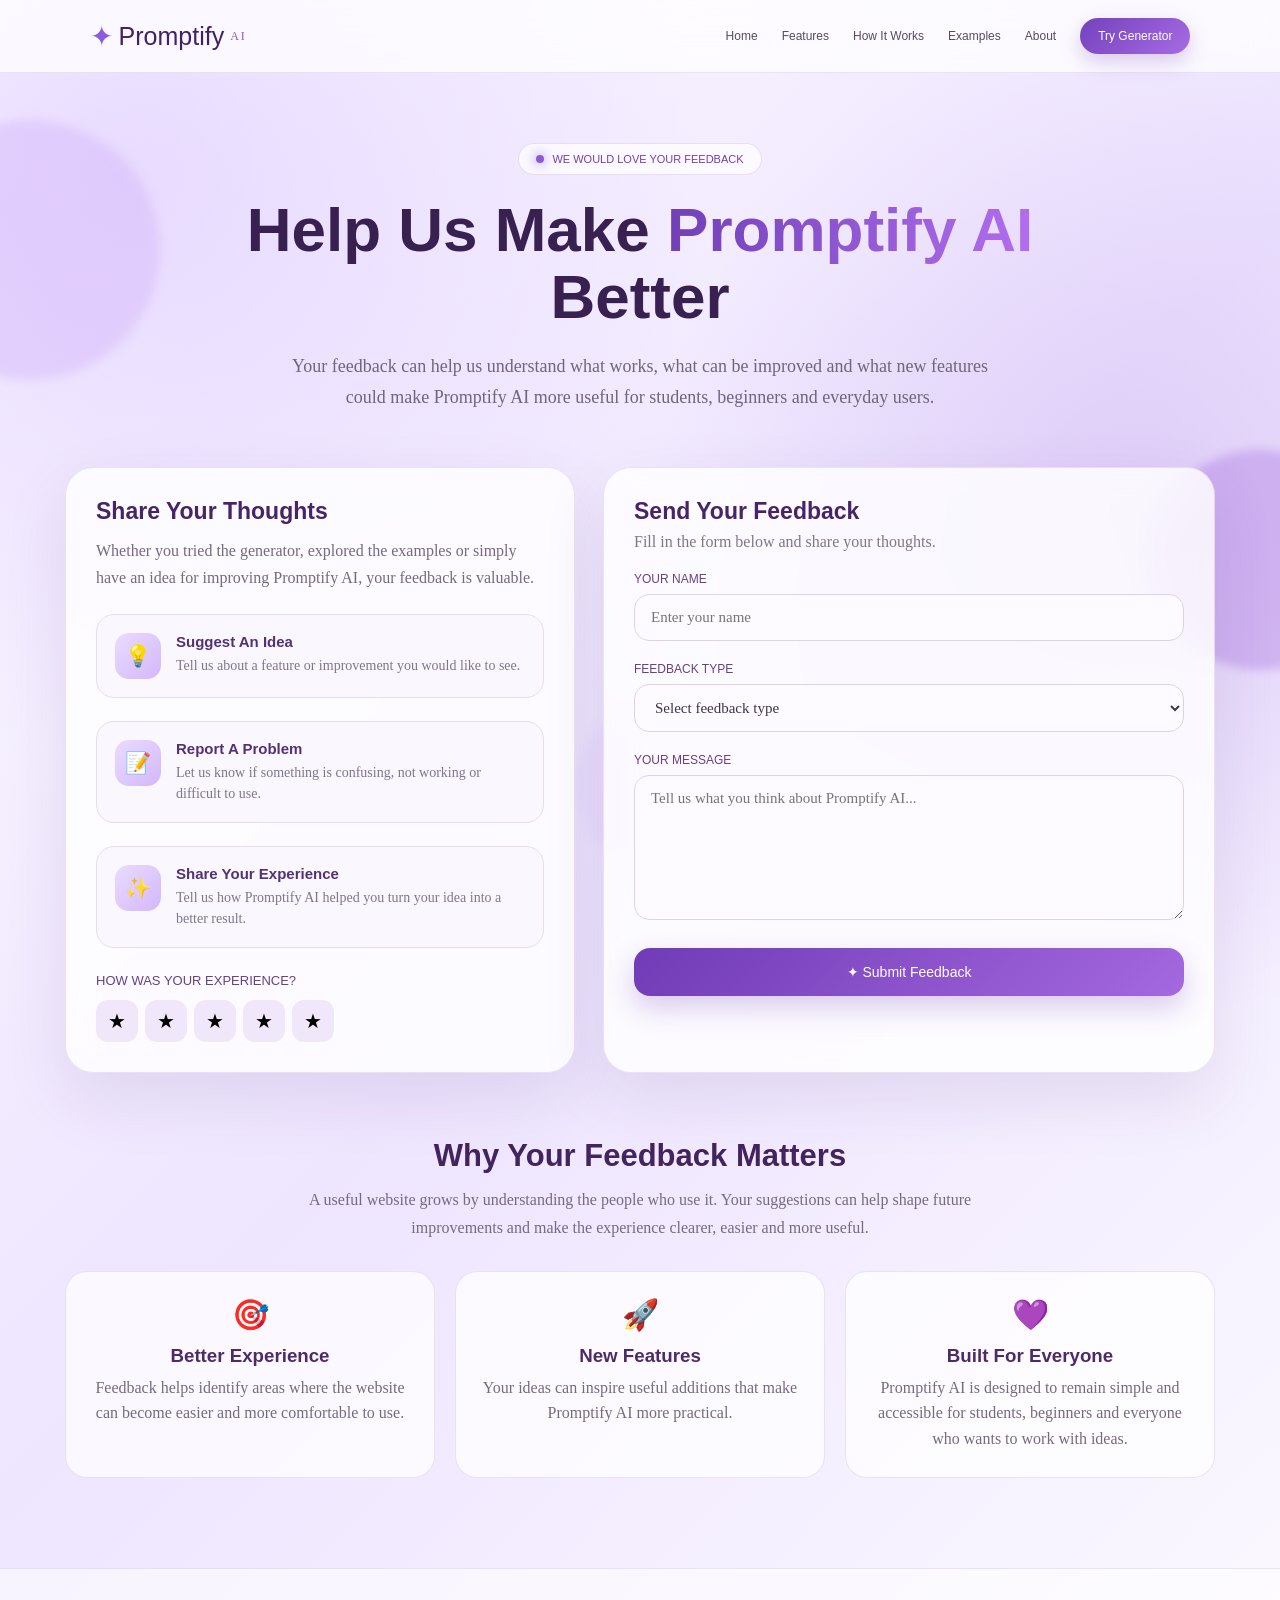
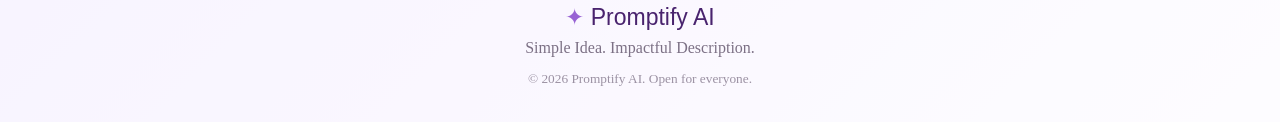
<file: contact.html>
<!DOCTYPE html>
<html lang="en">

<head>

<meta charset="UTF-8">
<meta name="viewport" content="width=device-width, initial-scale=1.0">

<title>Promptify AI | Feedback</title>

<style>

*{
    margin:0;
    padding:0;
    box-sizing:border-box;
}

html{
    scroll-behavior:smooth;
}

body{
    font-family:"Times New Roman",serif;
    color:#33233f;

    background:
    radial-gradient(circle at 10% 10%,rgba(194,157,255,.30),transparent 30%),
    radial-gradient(circle at 90% 30%,rgba(154,103,220,.20),transparent 30%),
    linear-gradient(135deg,#fbf9ff,#eee5ff,#fbf9ff);

    min-height:100vh;
    overflow-x:hidden;
}


/* =========================
   FLOATING BACKGROUND
========================= */

.orb{
    position:fixed;
    border-radius:50%;
    z-index:-1;
    pointer-events:none;
    filter:blur(5px);
    opacity:.45;
    animation:float 8s ease-in-out infinite;
}

.orb1{
    width:260px;
    height:260px;
    background:#d5b7fa;
    left:-100px;
    top:120px;
}

.orb2{
    width:220px;
    height:220px;
    background:#b384e5;
    right:-90px;
    top:450px;
    animation-delay:2s;
}

.orb3{
    width:170px;
    height:170px;
    background:#e7d6ff;
    left:45%;
    bottom:30px;
    animation-delay:4s;
}

@keyframes float{

    0%,100%{
        transform:translateY(0);
    }

    50%{
        transform:translateY(-30px);
    }

}


/* =========================
   NAVBAR
========================= */

.navbar{

    width:100%;
    padding:18px 7%;

    display:flex;
    align-items:center;
    justify-content:space-between;

    position:sticky;
    top:0;
    z-index:1000;

    background:rgba(255,255,255,.76);
    backdrop-filter:blur(18px);

    border-bottom:1px solid rgba(100,60,150,.12);
}

.logo{

    text-decoration:none;

    display:flex;
    align-items:center;
    gap:6px;

    font-family:Algerian,"Arial Black",sans-serif;
    font-size:25px;

    color:#422064;
}

.logo span{

    color:#8d5bdd;
    font-size:28px;

}

.logo small{

    font-family:"Times New Roman",serif;
    font-size:12px;
    color:#8b5bd0;
    letter-spacing:2px;

}

.nav-links{

    display:flex;
    align-items:center;
    gap:24px;

}

.nav-links a{

    text-decoration:none;
    color:#574a65;

    font-family:Algerian,"Arial Black",sans-serif;
    font-size:12px;

    transition:.3s;

}

.nav-links a:hover{

    color:#7b42bf;
    transform:translateY(-2px);

}

.nav-button{

    padding:11px 18px;

    border-radius:25px;

    color:white !important;

    background:linear-gradient(135deg,#7541bd,#a56be3);

    box-shadow:0 8px 20px rgba(117,65,189,.25);

}


/* =========================
   MAIN
========================= */

main{

    width:90%;
    max-width:1150px;

    margin:auto;

    padding:70px 0 90px;

}


/* =========================
   HERO
========================= */

.hero{

    text-align:center;
    max-width:800px;

    margin:auto;

    animation:appear .8s ease;

}

.badge{

    display:inline-flex;
    align-items:center;
    gap:8px;

    padding:9px 17px;

    border-radius:30px;

    background:rgba(255,255,255,.72);

    border:1px solid rgba(120,70,170,.15);

    color:#7040a8;

    font-family:Algerian,"Arial Black",sans-serif;

    font-size:11px;

}

.dot{

    width:8px;
    height:8px;

    border-radius:50%;

    background:#8b5bd4;

    box-shadow:0 0 12px #8b5bd4;

}

.hero h1{

    margin-top:22px;

    font-family:Algerian,"Arial Black",sans-serif;

    font-size:clamp(40px,6vw,62px);

    line-height:1.08;

    color:#382050;

}

.hero h1 span{

    background:linear-gradient(90deg,#7040b7,#b26eef);

    -webkit-background-clip:text;
    -webkit-text-fill-color:transparent;

}

.hero p{

    max-width:700px;

    margin:20px auto;

    color:#71657b;

    font-size:18px;

    line-height:1.7;

}


/* =========================
   CONTENT
========================= */

.content{

    display:grid;

    grid-template-columns:1fr 1.2fr;

    gap:28px;

    margin-top:55px;

}


/* =========================
   INFO CARD
========================= */

.info-card,
.form-card{

    background:rgba(255,255,255,.82);

    border:1px solid rgba(120,75,175,.14);

    border-radius:28px;

    padding:30px;

    box-shadow:0 25px 65px rgba(70,35,110,.10);

    backdrop-filter:blur(15px);

}

.info-card h2,
.form-card h2{

    font-family:Algerian,"Arial Black",sans-serif;

    color:#472467;

    font-size:23px;

}

.info-card > p{

    margin-top:12px;

    color:#75697f;

    line-height:1.7;

}


/* =========================
   INFO BOXES
========================= */

.info-box{

    display:flex;

    gap:15px;

    margin-top:23px;

    padding:18px;

    border-radius:18px;

    background:#faf7ff;

    border:1px solid #e7dbf2;

    transition:.3s;

}

.info-box:hover{

    transform:translateX(5px);

    border-color:#b18ad7;

}

.info-icon{

    min-width:46px;
    height:46px;

    display:flex;
    align-items:center;
    justify-content:center;

    border-radius:14px;

    background:linear-gradient(135deg,#eadcff,#d3b7fa);

    font-size:21px;

}

.info-box h3{

    font-family:Algerian,"Arial Black",sans-serif;

    font-size:15px;

    color:#533174;

}

.info-box p{

    margin-top:5px;

    font-size:14px;

    line-height:1.5;

    color:#81758b;

}


/* =========================
   RATING
========================= */

.rating-title{

    margin-top:25px;

    font-family:Algerian,"Arial Black",sans-serif;

    font-size:13px;

    color:#684184;

}

.stars{

    display:flex;

    gap:7px;

    margin-top:12px;

}

.star{

    border:none;

    background:#f0e7fa;

    width:42px;
    height:42px;

    border-radius:12px;

    font-size:20px;

    cursor:pointer;

    transition:.3s;

}

.star:hover{

    transform:translateY(-3px);

}

.star.active{

    background:linear-gradient(135deg,#8b52c9,#b77bea);

}


/* =========================
   FORM
========================= */

.form-card p{

    margin-top:8px;

    color:#81758b;

}

.form-group{

    margin-top:21px;

}

.form-group label{

    display:block;

    margin-bottom:8px;

    font-family:Algerian,"Arial Black",sans-serif;

    font-size:12px;

    color:#684184;

}

input,
select,
textarea{

    width:100%;

    border:1.5px solid #ded1ed;

    outline:none;

    border-radius:15px;

    padding:14px 16px;

    background:#fdfbff;

    color:#41344b;

    font-family:"Times New Roman",serif;

    font-size:15px;

    transition:.3s;

}

input:focus,
select:focus,
textarea:focus{

    border-color:#9866d3;

    box-shadow:0 0 0 4px rgba(152,102,211,.10);

}

textarea{

    min-height:145px;

    resize:vertical;

}

.submit{

    width:100%;

    margin-top:24px;

    padding:16px;

    border:none;

    border-radius:16px;

    cursor:pointer;

    color:white;

    font-family:Algerian,"Arial Black",sans-serif;

    font-size:14px;

    background:linear-gradient(135deg,#703bb6,#a468df);

    box-shadow:0 12px 28px rgba(112,59,182,.25);

    transition:.3s;

}

.submit:hover{

    transform:translateY(-3px);

    box-shadow:0 17px 35px rgba(112,59,182,.32);

}


/* =========================
   SUCCESS MESSAGE
========================= */

.success{

    display:none;

    margin-top:18px;

    padding:15px;

    border-radius:15px;

    background:#edf9ed;

    border:1px solid #c9e9c9;

    color:#4e8750;

    text-align:center;

    line-height:1.5;

}


/* =========================
   BOTTOM CARDS
========================= */

.bottom-section{

    margin-top:65px;

    text-align:center;

}

.bottom-section h2{

    font-family:Algerian,"Arial Black",sans-serif;

    color:#43245f;

    font-size:31px;

}

.bottom-section > p{

    max-width:680px;

    margin:12px auto;

    color:#766a80;

    line-height:1.7;

}

.cards{

    display:grid;

    grid-template-columns:repeat(3,1fr);

    gap:20px;

    margin-top:30px;

}

.mini-card{

    padding:25px;

    background:rgba(255,255,255,.75);

    border:1px solid rgba(120,75,175,.14);

    border-radius:22px;

    transition:.3s;

}

.mini-card:hover{

    transform:translateY(-7px);

    box-shadow:0 20px 40px rgba(80,40,120,.10);

}

.mini-icon{

    font-size:30px;

}

.mini-card h3{

    margin-top:13px;

    font-family:Algerian,"Arial Black",sans-serif;

    color:#4d2b68;

}

.mini-card p{

    margin-top:8px;

    color:#766a80;

    line-height:1.6;

}


/* =========================
   FOOTER
========================= */

footer{

    text-align:center;

    padding:35px 20px;

    background:rgba(255,255,255,.55);

    border-top:1px solid rgba(120,75,170,.13);

}

.footer-logo{

    font-family:Algerian,"Arial Black",sans-serif;

    font-size:23px;

    color:#49236e;

}

.footer-logo span{

    color:#9863d4;

}

footer p{

    margin-top:8px;

    color:#7c7085;

}

footer small{

    display:block;

    margin-top:14px;

    color:#9b91a3;

}


/* =========================
   ANIMATION
========================= */

@keyframes appear{

    from{

        opacity:0;
        transform:translateY(25px);

    }

    to{

        opacity:1;
        transform:translateY(0);

    }

}


/* =========================
   RESPONSIVE
========================= */

@media(max-width:900px){

    .nav-links{
        display:none;
    }

    .content{
        grid-template-columns:1fr;
    }

    .cards{
        grid-template-columns:1fr;
    }

}

@media(max-width:600px){

    main{
        width:92%;
        padding-top:50px;
    }

    .hero h1{
        font-size:39px;
    }

    .hero p{
        font-size:16px;
    }

    .info-card,
    .form-card{
        padding:21px;
        border-radius:22px;
    }

}

</style>

</head>


<body>


<div class="orb orb1"></div>
<div class="orb orb2"></div>
<div class="orb orb3"></div>



<!-- =========================
     NAVBAR
========================= -->

<header class="navbar">

<a href="index.html" class="logo">

<span>✦</span>

Promptify

<small>AI</small>

</a>


<nav class="nav-links">

<a href="index.html">Home</a>

<a href="features.html">Features</a>

<a href="how-it-works.html">How It Works</a>

<a href="examples.html">Examples</a>

<a href="about.html">About</a>

<a href="generator.html" class="nav-button">
Try Generator
</a>

</nav>

</header>



<main>


<!-- =========================
     HERO
========================= -->

<section class="hero">

<div class="badge">

<span class="dot"></span>

WE WOULD LOVE YOUR FEEDBACK

</div>


<h1>

Help Us Make

<span>Promptify AI</span>

Better

</h1>


<p>

Your feedback can help us understand what works,
what can be improved and what new features could
make Promptify AI more useful for students,
beginners and everyday users.

</p>

</section>



<!-- =========================
     CONTENT
========================= -->

<section class="content">


<!-- INFO -->

<div class="info-card">

<h2>
Share Your Thoughts
</h2>

<p>

Whether you tried the generator, explored the
examples or simply have an idea for improving
Promptify AI, your feedback is valuable.

</p>


<div class="info-box">

<div class="info-icon">
💡
</div>

<div>

<h3>
Suggest An Idea
</h3>

<p>
Tell us about a feature or improvement
you would like to see.
</p>

</div>

</div>



<div class="info-box">

<div class="info-icon">
📝
</div>

<div>

<h3>
Report A Problem
</h3>

<p>
Let us know if something is confusing,
not working or difficult to use.
</p>

</div>

</div>



<div class="info-box">

<div class="info-icon">
✨
</div>

<div>

<h3>
Share Your Experience
</h3>

<p>
Tell us how Promptify AI helped you
turn your idea into a better result.
</p>

</div>

</div>



<div class="rating-title">
HOW WAS YOUR EXPERIENCE?
</div>


<div class="stars">

<button class="star" onclick="rate(1)">★</button>
<button class="star" onclick="rate(2)">★</button>
<button class="star" onclick="rate(3)">★</button>
<button class="star" onclick="rate(4)">★</button>
<button class="star" onclick="rate(5)">★</button>

</div>

</div>



<!-- FORM -->

<div class="form-card">

<h2>
Send Your Feedback
</h2>

<p>
Fill in the form below and share your thoughts.
</p>


<div class="form-group">

<label>
YOUR NAME
</label>

<input
type="text"
id="name"
placeholder="Enter your name">

</div>



<div class="form-group">

<label>
FEEDBACK TYPE
</label>

<select id="type">

<option value="">
Select feedback type
</option>

<option>
General Feedback
</option>

<option>
Feature Suggestion
</option>

<option>
Report a Problem
</option>

<option>
Website Experience
</option>

<option>
Other
</option>

</select>

</div>



<div class="form-group">

<label>
YOUR MESSAGE
</label>

<textarea
id="message"
placeholder="Tell us what you think about Promptify AI..."></textarea>

</div>



<button
class="submit"
onclick="submitFeedback()">

✦ Submit Feedback

</button>


<div id="success" class="success">

<strong>Thank you for your feedback! 💜</strong>

<br>

Your response has been recorded on this page.
Your ideas can help make Promptify AI better.

</div>

</div>

</section>



<!-- =========================
     WHY FEEDBACK MATTERS
========================= -->

<section class="bottom-section">

<h2>
Why Your Feedback Matters
</h2>

<p>

A useful website grows by understanding the
people who use it. Your suggestions can help
shape future improvements and make the experience
clearer, easier and more useful.

</p>


<div class="cards">


<div class="mini-card">

<div class="mini-icon">
🎯
</div>

<h3>
Better Experience
</h3>

<p>

Feedback helps identify areas where the website
can become easier and more comfortable to use.

</p>

</div>



<div class="mini-card">

<div class="mini-icon">
🚀
</div>

<h3>
New Features
</h3>

<p>

Your ideas can inspire useful additions that
make Promptify AI more practical.

</p>

</div>



<div class="mini-card">

<div class="mini-icon">
💜
</div>

<h3>
Built For Everyone
</h3>

<p>

Promptify AI is designed to remain simple and
accessible for students, beginners and everyone
who wants to work with ideas.

</p>

</div>


</div>

</section>

</main>



<!-- =========================
     FOOTER
========================= -->

<footer>

<div class="footer-logo">

<span>✦</span>

Promptify AI

</div>

<p>
Simple Idea. Impactful Description.
</p>

<small>
© 2026 Promptify AI. Open for everyone.
</small>

</footer>



<script>

/* =========================
   STAR RATING
========================= */

function rate(number){

const stars =
document.querySelectorAll(".star");

stars.forEach((star,index)=>{

if(index < number){

star.classList.add("active");

}else{

star.classList.remove("active");

}

});

}


/* =========================
   FEEDBACK
========================= */

function submitFeedback(){

const name =
document.getElementById("name").value.trim();

const type =
document.getElementById("type").value;

const message =
document.getElementById("message").value.trim();


if(!name){

alert("Please enter your name 💜");

return;

}


if(!type){

alert("Please select a feedback type.");

return;

}


if(!message){

alert("Please write your feedback.");

return;

}


document.getElementById("success").style.display="block";


document.getElementById("name").value="";

document.getElementById("type").value="";

document.getElementById("message").value="";


window.scrollTo({

top:document.getElementById("success").offsetTop - 150,

behavior:"smooth"

});

}

</script>

</body>

</html>
</file>
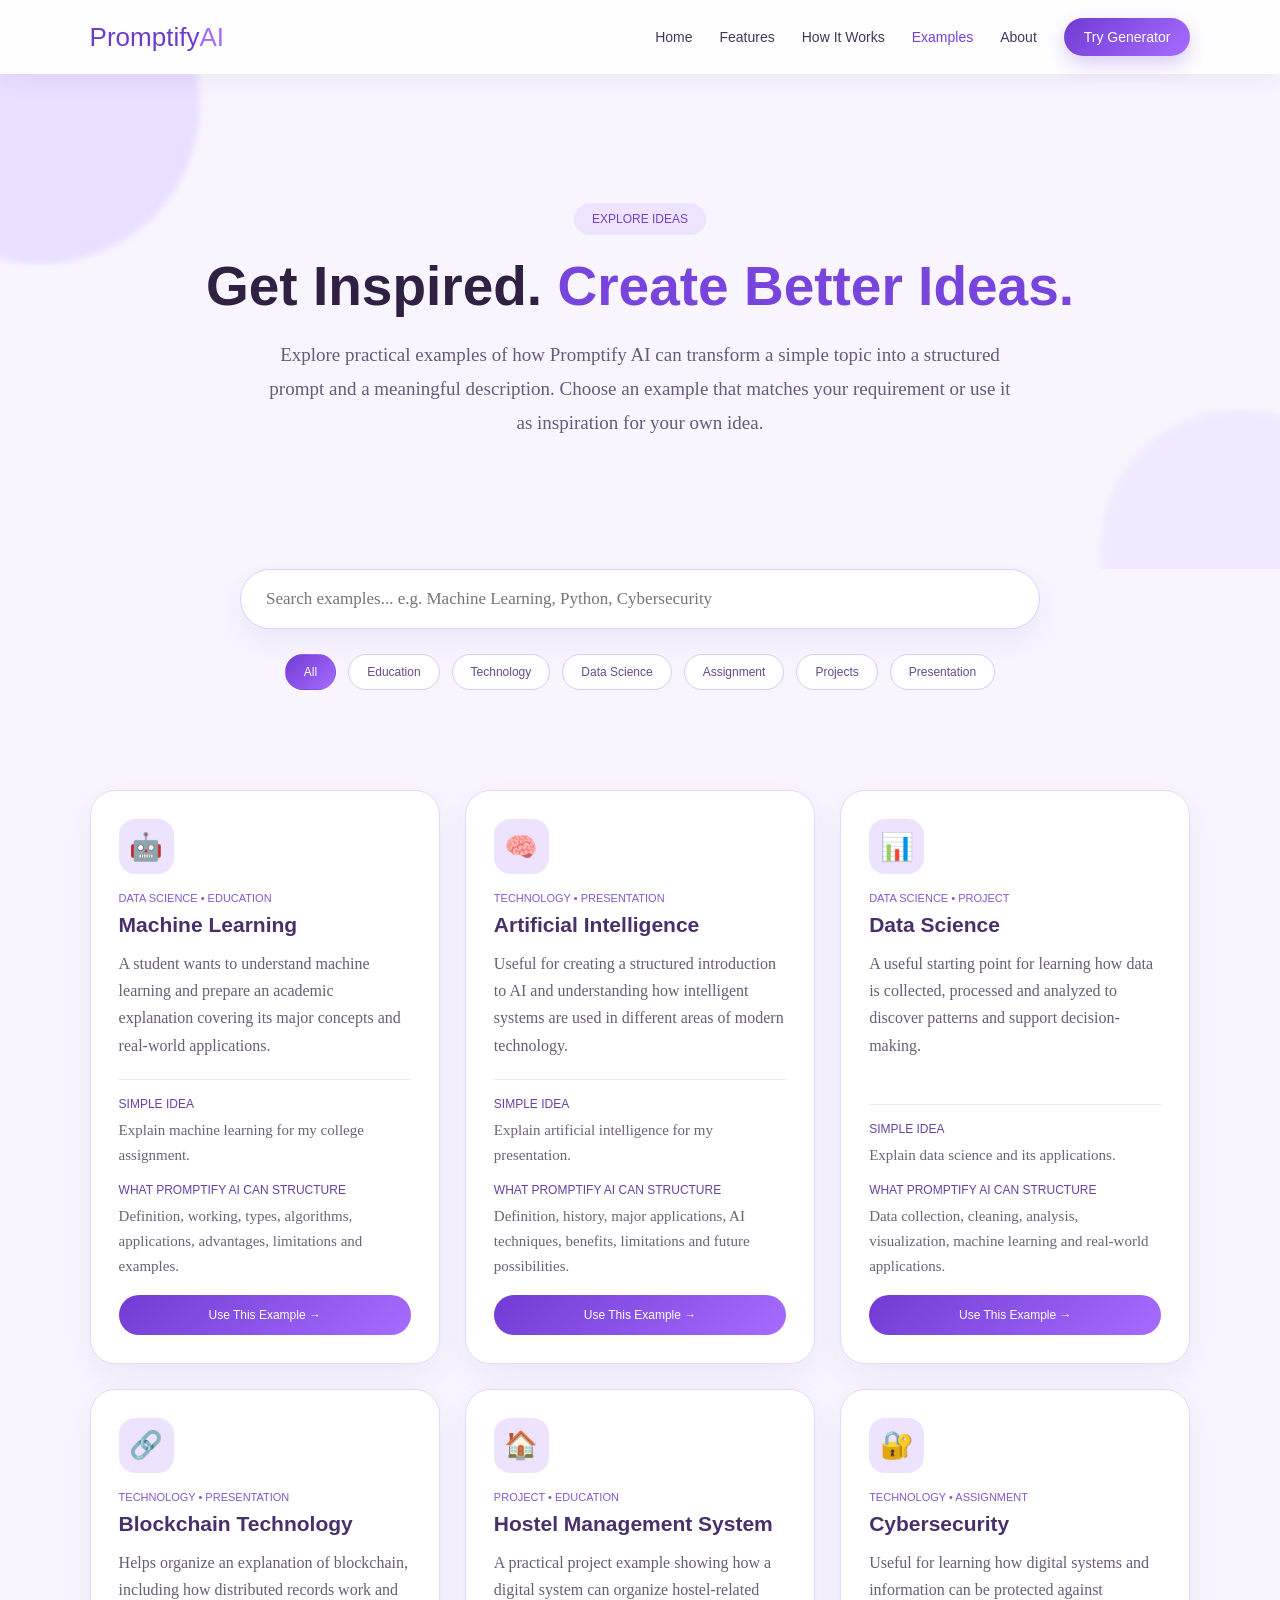
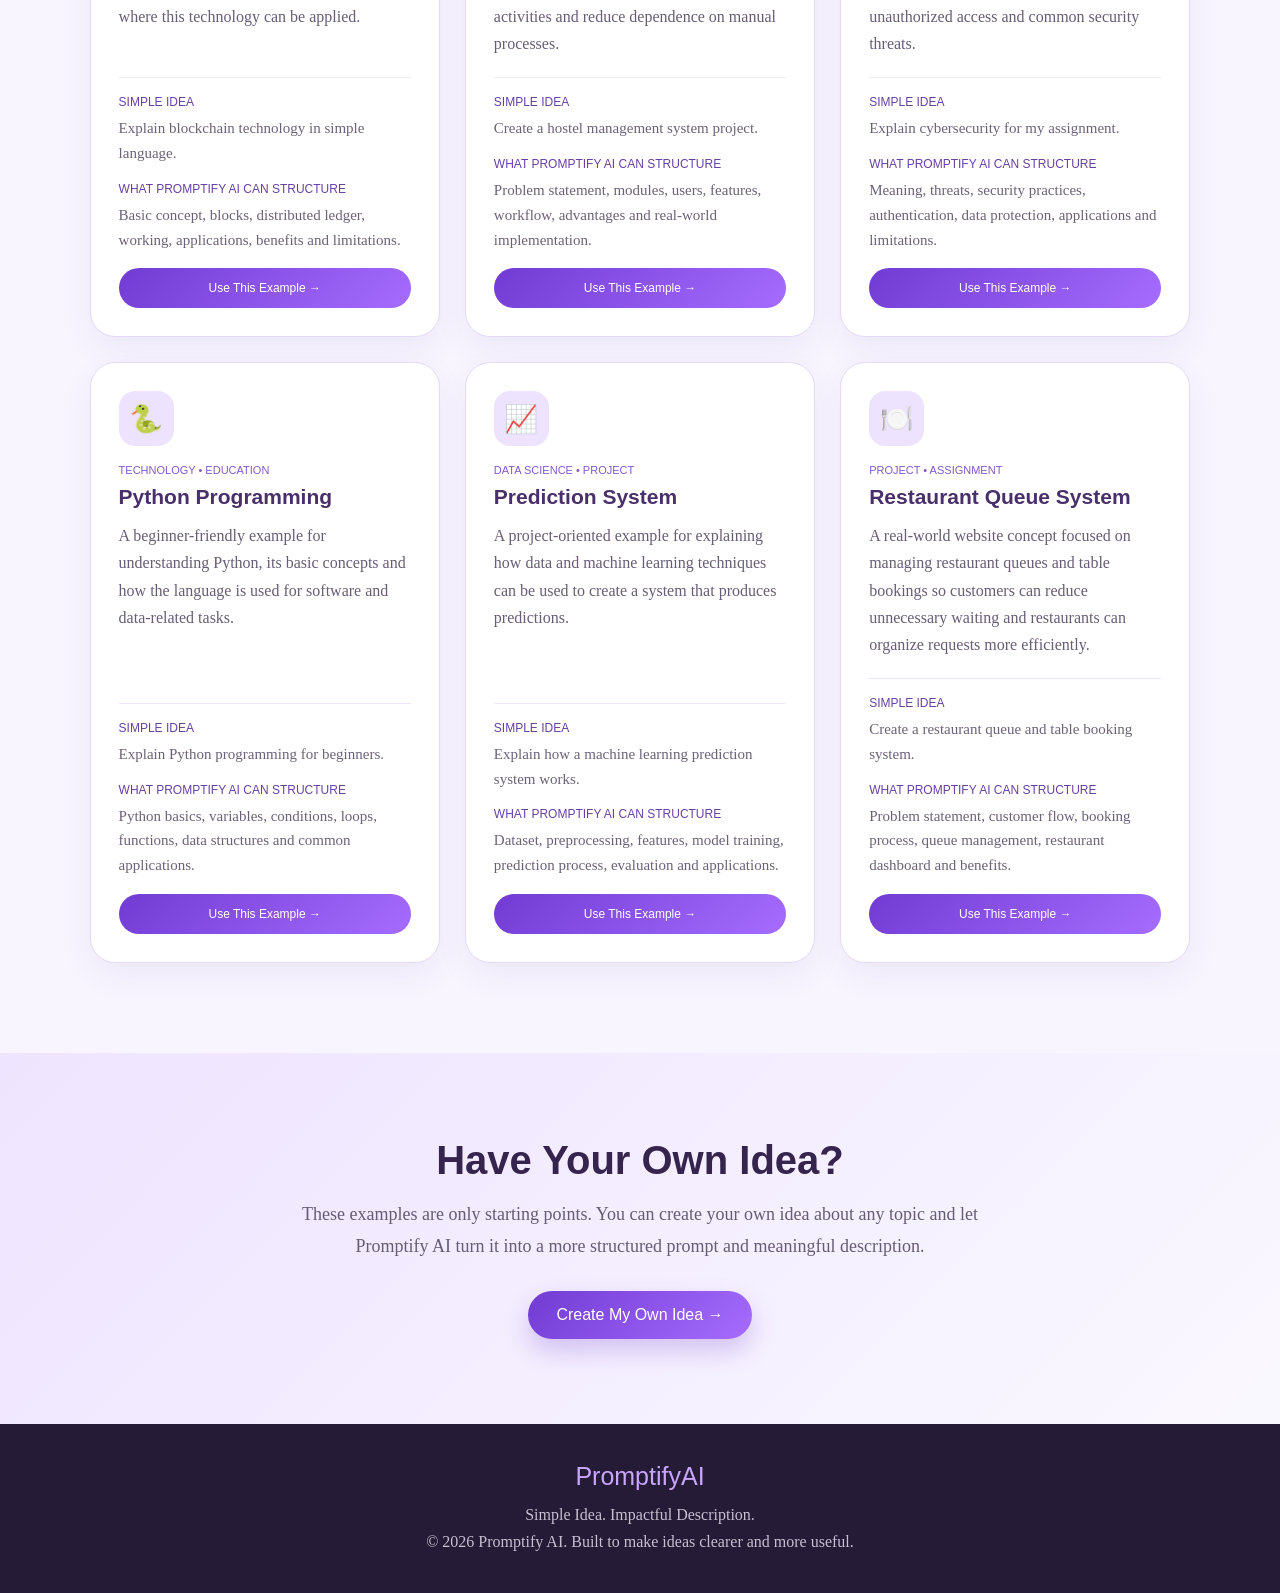
<file: examples.html>
<!DOCTYPE html>
<html lang="en">
<head>
<meta charset="UTF-8">
<meta name="viewport" content="width=device-width, initial-scale=1.0">

<title>Examples | Promptify AI</title>

<style>
*{
    margin:0;
    padding:0;
    box-sizing:border-box;
    scroll-behavior:smooth;
}

body{
    font-family:"Times New Roman",serif;
    background:#f8f5ff;
    color:#29213b;
    overflow-x:hidden;
}

/* ================= NAVBAR ================= */

nav{
    width:100%;
    padding:18px 7%;
    display:flex;
    align-items:center;
    justify-content:space-between;
    background:rgba(255,255,255,.9);
    backdrop-filter:blur(15px);
    position:sticky;
    top:0;
    z-index:1000;
    box-shadow:0 5px 25px rgba(91,53,145,.08);
}

.logo{
    text-decoration:none;
    font-family:Algerian,"Arial Black",sans-serif;
    font-size:26px;
    color:#6d3ccf;
}

.logo span{
    color:#a66cff;
}

.nav-links{
    display:flex;
    align-items:center;
    gap:27px;
}

.nav-links a{
    text-decoration:none;
    color:#44375b;
    font-family:Algerian,"Arial Black",sans-serif;
    font-size:14px;
    transition:.3s;
}

.nav-links a:hover,
.nav-links a.active{
    color:#783fd8;
}

.nav-btn{
    background:linear-gradient(135deg,#713bd3,#a66cff);
    color:white!important;
    padding:11px 20px;
    border-radius:25px;
    box-shadow:0 8px 20px rgba(113,59,211,.25);
}

/* ================= HERO ================= */

.hero{
    min-height:55vh;
    display:flex;
    justify-content:center;
    align-items:center;
    text-align:center;
    padding:90px 7%;
    position:relative;
    overflow:hidden;
}

.blob{
    position:absolute;
    border-radius:50%;
    opacity:.45;
    filter:blur(3px);
    animation:float 7s ease-in-out infinite;
}

.blob.one{
    width:320px;
    height:320px;
    background:#dac5ff;
    left:-120px;
    top:-130px;
}

.blob.two{
    width:280px;
    height:280px;
    background:#eadcff;
    right:-100px;
    bottom:-120px;
    animation-delay:2s;
}

@keyframes float{
    0%,100%{
        transform:translateY(0) rotate(0);
    }

    50%{
        transform:translateY(-25px) rotate(8deg);
    }
}

.hero-content{
    max-width:900px;
    position:relative;
    z-index:2;
}

.badge{
    display:inline-block;
    padding:9px 18px;
    border-radius:30px;
    background:#eee4ff;
    color:#7040c9;
    font-family:Algerian,"Arial Black",sans-serif;
    font-size:12px;
    margin-bottom:20px;
}

.hero h1{
    font-family:Algerian,"Arial Black",sans-serif;
    font-size:55px;
    line-height:1.15;
    color:#302143;
    margin-bottom:20px;
}

.hero h1 span{
    color:#7845dc;
}

.hero p{
    max-width:760px;
    margin:auto;
    font-size:19px;
    line-height:1.8;
    color:#665b78;
}

/* ================= SEARCH ================= */

.search-section{
    padding:0 7% 60px;
    background:#f8f5ff;
}

.search-box{
    max-width:800px;
    margin:auto;
    position:relative;
}

.search-box input{
    width:100%;
    padding:19px 25px;
    border-radius:35px;
    border:1px solid #dfd0fa;
    background:white;
    outline:none;
    font-family:"Times New Roman",serif;
    font-size:17px;
    color:#423750;
    box-shadow:0 12px 30px rgba(91,53,145,.08);
}

.search-box input:focus{
    border-color:#9b6ae8;
    box-shadow:0 0 0 4px rgba(155,106,232,.12);
}

/* ================= FILTERS ================= */

.filters{
    display:flex;
    justify-content:center;
    flex-wrap:wrap;
    gap:12px;
    margin-top:25px;
}

.filter-btn{
    border:1px solid #d9c8f5;
    background:white;
    color:#654c87;
    padding:10px 18px;
    border-radius:25px;
    cursor:pointer;
    font-family:Algerian,"Arial Black",sans-serif;
    font-size:12px;
    transition:.3s;
}

.filter-btn:hover,
.filter-btn.active{
    background:linear-gradient(135deg,#713bd3,#a66cff);
    color:white;
    border-color:transparent;
}

/* ================= EXAMPLES ================= */

.examples-section{
    padding:40px 7% 90px;
}

.examples-grid{
    max-width:1200px;
    margin:auto;
    display:grid;
    grid-template-columns:repeat(3,1fr);
    gap:25px;
}

.example-card{
    background:white;
    border:1px solid #e5d9f7;
    border-radius:25px;
    padding:28px;
    box-shadow:0 12px 32px rgba(91,53,145,.07);
    transition:.35s;
    display:flex;
    flex-direction:column;
}

.example-card:hover{
    transform:translateY(-9px);
    box-shadow:0 20px 40px rgba(91,53,145,.13);
    border-color:#cdb5f5;
}

.example-icon{
    width:55px;
    height:55px;
    border-radius:16px;
    background:#eee3ff;
    display:flex;
    align-items:center;
    justify-content:center;
    font-size:27px;
    margin-bottom:18px;
}

.category{
    color:#8657ca;
    font-family:Algerian,"Arial Black",sans-serif;
    font-size:11px;
    margin-bottom:9px;
}

.example-card h3{
    font-family:Algerian,"Arial Black",sans-serif;
    color:#49306b;
    font-size:21px;
    margin-bottom:13px;
}

.example-card > p{
    font-size:16px;
    line-height:1.7;
    color:#685d75;
    margin-bottom:20px;
}

.example-details{
    border-top:1px solid #eee6f8;
    padding-top:17px;
    margin-top:auto;
}

.detail-title{
    font-family:Algerian,"Arial Black",sans-serif;
    color:#6840a3;
    font-size:12px;
    margin-bottom:7px;
}

.detail-text{
    font-size:15px;
    line-height:1.65;
    color:#6c6278;
    margin-bottom:16px;
}

.use-btn{
    width:100%;
    border:none;
    padding:13px 18px;
    border-radius:25px;
    background:linear-gradient(135deg,#713bd3,#a66cff);
    color:white;
    cursor:pointer;
    font-family:Algerian,"Arial Black",sans-serif;
    font-size:12px;
    transition:.3s;
}

.use-btn:hover{
    transform:translateY(-3px);
    box-shadow:0 10px 20px rgba(113,59,211,.23);
}

/* ================= NO RESULT ================= */

.no-result{
    display:none;
    text-align:center;
    padding:50px;
    color:#756a84;
}

.no-result h3{
    font-family:Algerian,"Arial Black",sans-serif;
    font-size:25px;
    color:#4c3670;
    margin-bottom:10px;
}

/* ================= CTA ================= */

.cta{
    padding:85px 7%;
    text-align:center;
    background:linear-gradient(135deg,#eee4ff,#faf8ff);
}

.cta h2{
    font-family:Algerian,"Arial Black",sans-serif;
    font-size:40px;
    color:#34244e;
    margin-bottom:15px;
}

.cta p{
    max-width:700px;
    margin:0 auto 28px;
    font-size:18px;
    line-height:1.8;
    color:#665c75;
}

.cta-btn{
    display:inline-block;
    padding:15px 28px;
    border-radius:30px;
    background:linear-gradient(135deg,#713bd3,#a66cff);
    color:white;
    text-decoration:none;
    font-family:Algerian,"Arial Black",sans-serif;
    box-shadow:0 12px 25px rgba(110,59,200,.25);
    transition:.3s;
}

.cta-btn:hover{
    transform:translateY(-4px);
}

/* ================= FOOTER ================= */

footer{
    background:#251b36;
    color:#c8bfd2;
    text-align:center;
    padding:38px 7%;
}

.footer-logo{
    font-family:Algerian,"Arial Black",sans-serif;
    font-size:25px;
    color:#c8a5ff;
    margin-bottom:10px;
}

footer p{
    line-height:1.7;
}

/* ================= REVEAL ================= */

.reveal{
    opacity:0;
    transform:translateY(30px);
    transition:.7s ease;
}

.reveal.show{
    opacity:1;
    transform:translateY(0);
}

/* ================= RESPONSIVE ================= */

@media(max-width:1000px){

    .examples-grid{
        grid-template-columns:1fr 1fr;
    }

}

@media(max-width:700px){

    nav{
        padding:15px 5%;
    }

    .nav-links{
        display:none;
    }

    .hero{
        padding:75px 5%;
    }

    .hero h1{
        font-size:38px;
    }

    .hero p{
        font-size:17px;
    }

    .examples-section{
        padding-left:5%;
        padding-right:5%;
    }

    .examples-grid{
        grid-template-columns:1fr;
    }

    .cta h2{
        font-size:30px;
    }
}
</style>
</head>

<body>

<!-- ================= NAVBAR ================= -->

<nav>

    <a href="index.html" class="logo">
        Promptify<span>AI</span>
    </a>

    <div class="nav-links">

        <a href="index.html">Home</a>

        <a href="features.html">Features</a>

        <a href="how-it-works.html">How It Works</a>

        <a href="examples.html" class="active">Examples</a>

        <a href="about.html">About</a>

        <a href="generator.html" class="nav-btn">
            Try Generator
        </a>

    </div>

</nav>


<!-- ================= HERO ================= -->

<section class="hero">

    <div class="blob one"></div>
    <div class="blob two"></div>

    <div class="hero-content reveal">

        <div class="badge">
            EXPLORE IDEAS
        </div>

        <h1>
            Get Inspired.
            <span>Create Better Ideas.</span>
        </h1>

        <p>
            Explore practical examples of how Promptify AI can transform
            a simple topic into a structured prompt and a meaningful
            description. Choose an example that matches your requirement
            or use it as inspiration for your own idea.
        </p>

    </div>

</section>


<!-- ================= SEARCH ================= -->

<section class="search-section">

    <div class="search-box reveal">

        <input
            type="text"
            id="searchInput"
            placeholder="Search examples... e.g. Machine Learning, Python, Cybersecurity"
        >

    </div>


    <div class="filters reveal">

        <button class="filter-btn active" onclick="filterExamples('all',this)">
            All
        </button>

        <button class="filter-btn" onclick="filterExamples('education',this)">
            Education
        </button>

        <button class="filter-btn" onclick="filterExamples('technology',this)">
            Technology
        </button>

        <button class="filter-btn" onclick="filterExamples('data',this)">
            Data Science
        </button>

        <button class="filter-btn" onclick="filterExamples('assignment',this)">
            Assignment
        </button>

        <button class="filter-btn" onclick="filterExamples('project',this)">
            Projects
        </button>

        <button class="filter-btn" onclick="filterExamples('presentation',this)">
            Presentation
        </button>

    </div>

</section>


<!-- ================= EXAMPLES ================= -->

<section class="examples-section">

    <div class="examples-grid" id="examplesGrid">


        <!-- MACHINE LEARNING -->

        <div class="example-card reveal"
             data-category="data education assignment"
             data-search="machine learning ml education data science assignment">

            <div class="example-icon">🤖</div>

            <div class="category">
                DATA SCIENCE • EDUCATION
            </div>

            <h3>Machine Learning</h3>

            <p>
                A student wants to understand machine learning and prepare
                an academic explanation covering its major concepts and
                real-world applications.
            </p>

            <div class="example-details">

                <div class="detail-title">
                    SIMPLE IDEA
                </div>

                <div class="detail-text">
                    Explain machine learning for my college assignment.
                </div>

                <div class="detail-title">
                    WHAT PROMPTIFY AI CAN STRUCTURE
                </div>

                <div class="detail-text">
                    Definition, working, types, algorithms, applications,
                    advantages, limitations and examples.
                </div>

                <button class="use-btn"
                        onclick="useExample('Explain machine learning for my college assignment.')">
                    Use This Example →
                </button>

            </div>

        </div>


        <!-- ARTIFICIAL INTELLIGENCE -->

        <div class="example-card reveal"
             data-category="technology education presentation"
             data-search="artificial intelligence ai technology education presentation">

            <div class="example-icon">🧠</div>

            <div class="category">
                TECHNOLOGY • PRESENTATION
            </div>

            <h3>Artificial Intelligence</h3>

            <p>
                Useful for creating a structured introduction to AI and
                understanding how intelligent systems are used in different
                areas of modern technology.
            </p>

            <div class="example-details">

                <div class="detail-title">
                    SIMPLE IDEA
                </div>

                <div class="detail-text">
                    Explain artificial intelligence for my presentation.
                </div>

                <div class="detail-title">
                    WHAT PROMPTIFY AI CAN STRUCTURE
                </div>

                <div class="detail-text">
                    Definition, history, major applications, AI techniques,
                    benefits, limitations and future possibilities.
                </div>

                <button class="use-btn"
                        onclick="useExample('Explain artificial intelligence for my presentation.')">
                    Use This Example →
                </button>

            </div>

        </div>


        <!-- DATA SCIENCE -->

        <div class="example-card reveal"
             data-category="data education project"
             data-search="data science data analytics education project">

            <div class="example-icon">📊</div>

            <div class="category">
                DATA SCIENCE • PROJECT
            </div>

            <h3>Data Science</h3>

            <p>
                A useful starting point for learning how data is collected,
                processed and analyzed to discover patterns and support
                decision-making.
            </p>

            <div class="example-details">

                <div class="detail-title">
                    SIMPLE IDEA
                </div>

                <div class="detail-text">
                    Explain data science and its applications.
                </div>

                <div class="detail-title">
                    WHAT PROMPTIFY AI CAN STRUCTURE
                </div>

                <div class="detail-text">
                    Data collection, cleaning, analysis, visualization,
                    machine learning and real-world applications.
                </div>

                <button class="use-btn"
                        onclick="useExample('Explain data science and its applications.')">
                    Use This Example →
                </button>

            </div>

        </div>


        <!-- BLOCKCHAIN -->

        <div class="example-card reveal"
             data-category="technology presentation"
             data-search="blockchain technology cryptocurrency technology presentation">

            <div class="example-icon">🔗</div>

            <div class="category">
                TECHNOLOGY • PRESENTATION
            </div>

            <h3>Blockchain Technology</h3>

            <p>
                Helps organize an explanation of blockchain, including
                how distributed records work and where this technology
                can be applied.
            </p>

            <div class="example-details">

                <div class="detail-title">
                    SIMPLE IDEA
                </div>

                <div class="detail-text">
                    Explain blockchain technology in simple language.
                </div>

                <div class="detail-title">
                    WHAT PROMPTIFY AI CAN STRUCTURE
                </div>

                <div class="detail-text">
                    Basic concept, blocks, distributed ledger, working,
                    applications, benefits and limitations.
                </div>

                <button class="use-btn"
                        onclick="useExample('Explain blockchain technology in simple language.')">
                    Use This Example →
                </button>

            </div>

        </div>


        <!-- HOSTEL MANAGEMENT -->

        <div class="example-card reveal"
             data-category="project education assignment"
             data-search="hostel management system website project college assignment">

            <div class="example-icon">🏠</div>

            <div class="category">
                PROJECT • EDUCATION
            </div>

            <h3>Hostel Management System</h3>

            <p>
                A practical project example showing how a digital system
                can organize hostel-related activities and reduce dependence
                on manual processes.
            </p>

            <div class="example-details">

                <div class="detail-title">
                    SIMPLE IDEA
                </div>

                <div class="detail-text">
                    Create a hostel management system project.
                </div>

                <div class="detail-title">
                    WHAT PROMPTIFY AI CAN STRUCTURE
                </div>

                <div class="detail-text">
                    Problem statement, modules, users, features, workflow,
                    advantages and real-world implementation.
                </div>

                <button class="use-btn"
                        onclick="useExample('Create a hostel management system project.')">
                    Use This Example →
                </button>

            </div>

        </div>


        <!-- CYBERSECURITY -->

        <div class="example-card reveal"
             data-category="technology education assignment"
             data-search="cybersecurity cyber security technology education assignment">

            <div class="example-icon">🔐</div>

            <div class="category">
                TECHNOLOGY • ASSIGNMENT
            </div>

            <h3>Cybersecurity</h3>

            <p>
                Useful for learning how digital systems and information
                can be protected against unauthorized access and common
                security threats.
            </p>

            <div class="example-details">

                <div class="detail-title">
                    SIMPLE IDEA
                </div>

                <div class="detail-text">
                    Explain cybersecurity for my assignment.
                </div>

                <div class="detail-title">
                    WHAT PROMPTIFY AI CAN STRUCTURE
                </div>

                <div class="detail-text">
                    Meaning, threats, security practices, authentication,
                    data protection, applications and limitations.
                </div>

                <button class="use-btn"
                        onclick="useExample('Explain cybersecurity for my assignment.')">
                    Use This Example →
                </button>

            </div>

        </div>


        <!-- PYTHON -->

        <div class="example-card reveal"
             data-category="technology education assignment"
             data-search="python programming coding technology education assignment">

            <div class="example-icon">🐍</div>

            <div class="category">
                TECHNOLOGY • EDUCATION
            </div>

            <h3>Python Programming</h3>

            <p>
                A beginner-friendly example for understanding Python,
                its basic concepts and how the language is used for
                software and data-related tasks.
            </p>

            <div class="example-details">

                <div class="detail-title">
                    SIMPLE IDEA
                </div>

                <div class="detail-text">
                    Explain Python programming for beginners.
                </div>

                <div class="detail-title">
                    WHAT PROMPTIFY AI CAN STRUCTURE
                </div>

                <div class="detail-text">
                    Python basics, variables, conditions, loops, functions,
                    data structures and common applications.
                </div>

                <button class="use-btn"
                        onclick="useExample('Explain Python programming for beginners.')">
                    Use This Example →
                </button>

            </div>

        </div>


        <!-- PREDICTION SYSTEM -->

        <div class="example-card reveal"
             data-category="data project assignment"
             data-search="prediction system machine learning data science project">

            <div class="example-icon">📈</div>

            <div class="category">
                DATA SCIENCE • PROJECT
            </div>

            <h3>Prediction System</h3>

            <p>
                A project-oriented example for explaining how data and
                machine learning techniques can be used to create a system
                that produces predictions.
            </p>

            <div class="example-details">

                <div class="detail-title">
                    SIMPLE IDEA
                </div>

                <div class="detail-text">
                    Explain how a machine learning prediction system works.
                </div>

                <div class="detail-title">
                    WHAT PROMPTIFY AI CAN STRUCTURE
                </div>

                <div class="detail-text">
                    Dataset, preprocessing, features, model training,
                    prediction process, evaluation and applications.
                </div>

                <button class="use-btn"
                        onclick="useExample('Explain how a machine learning prediction system works.')">
                    Use This Example →
                </button>

            </div>

        </div>


        <!-- RESTAURANT QUEUE -->

        <div class="example-card reveal"
             data-category="project assignment presentation"
             data-search="restaurant queue table booking website project">

            <div class="example-icon">🍽️</div>

            <div class="category">
                PROJECT • ASSIGNMENT
            </div>

            <h3>Restaurant Queue System</h3>

            <p>
                A real-world website concept focused on managing restaurant
                queues and table bookings so customers can reduce unnecessary
                waiting and restaurants can organize requests more efficiently.
            </p>

            <div class="example-details">

                <div class="detail-title">
                    SIMPLE IDEA
                </div>

                <div class="detail-text">
                    Create a restaurant queue and table booking system.
                </div>

                <div class="detail-title">
                    WHAT PROMPTIFY AI CAN STRUCTURE
                </div>

                <div class="detail-text">
                    Problem statement, customer flow, booking process,
                    queue management, restaurant dashboard and benefits.
                </div>

                <button class="use-btn"
                        onclick="useExample('Create a restaurant queue and table booking system.')">
                    Use This Example →
                </button>

            </div>

        </div>


    </div>


    <div class="no-result" id="noResult">

        <h3>No Example Found</h3>

        <p>
            Try another keyword or select a different category.
        </p>

    </div>

</section>


<!-- ================= CTA ================= -->

<section class="cta">

    <h2>
        Have Your Own Idea?
    </h2>

    <p>
        These examples are only starting points. You can create your own
        idea about any topic and let Promptify AI turn it into a more
        structured prompt and meaningful description.
    </p>

    <a href="generator.html" class="cta-btn">
        Create My Own Idea →
    </a>

</section>


<!-- ================= FOOTER ================= -->

<footer>

    <div class="footer-logo">
        PromptifyAI
    </div>

    <p>
        Simple Idea. Impactful Description.
    </p>

    <p>
        © 2026 Promptify AI. Built to make ideas clearer and more useful.
    </p>

</footer>


<script>

/* ================= SEARCH ================= */

const searchInput = document.getElementById("searchInput");
const cards = document.querySelectorAll(".example-card");
const noResult = document.getElementById("noResult");

let selectedCategory = "all";


function displayCards(){

    const searchValue =
        searchInput.value.toLowerCase().trim();

    let visibleCount = 0;


    cards.forEach(card => {

        const category =
            card.dataset.category.toLowerCase();

        const searchData =
            card.dataset.search.toLowerCase();

        const title =
            card.querySelector("h3").innerText.toLowerCase();

        const matchesCategory =
            selectedCategory === "all" ||
            category.includes(selectedCategory);

        const matchesSearch =
            searchData.includes(searchValue) ||
            title.includes(searchValue);


        if(matchesCategory && matchesSearch){

            card.style.display = "flex";
            visibleCount++;

        }else{

            card.style.display = "none";

        }

    });


    if(visibleCount === 0){

        noResult.style.display = "block";

    }else{

        noResult.style.display = "none";

    }

}


/* ================= FILTER ================= */

function filterExamples(category,button){

    selectedCategory = category;

    document
        .querySelectorAll(".filter-btn")
        .forEach(btn => btn.classList.remove("active"));

    button.classList.add("active");

    displayCards();

}


/* ================= SEARCH EVENT ================= */

searchInput.addEventListener("input",displayCards);


/* ================= USE EXAMPLE ================= */

function useExample(text){

    localStorage.setItem(
        "promptifyExample",
        text
    );

    window.location.href = "generator.html";

}


/* ================= REVEAL ================= */

const revealElements =
    document.querySelectorAll(".reveal");


function revealOnScroll(){

    revealElements.forEach(element => {

        const position =
            element.getBoundingClientRect().top;

        if(position < window.innerHeight - 70){

            element.classList.add("show");

        }

    });

}


window.addEventListener(
    "scroll",
    revealOnScroll
);

window.addEventListener(
    "load",
    revealOnScroll
);

</script>

</body>
</html>
</file>
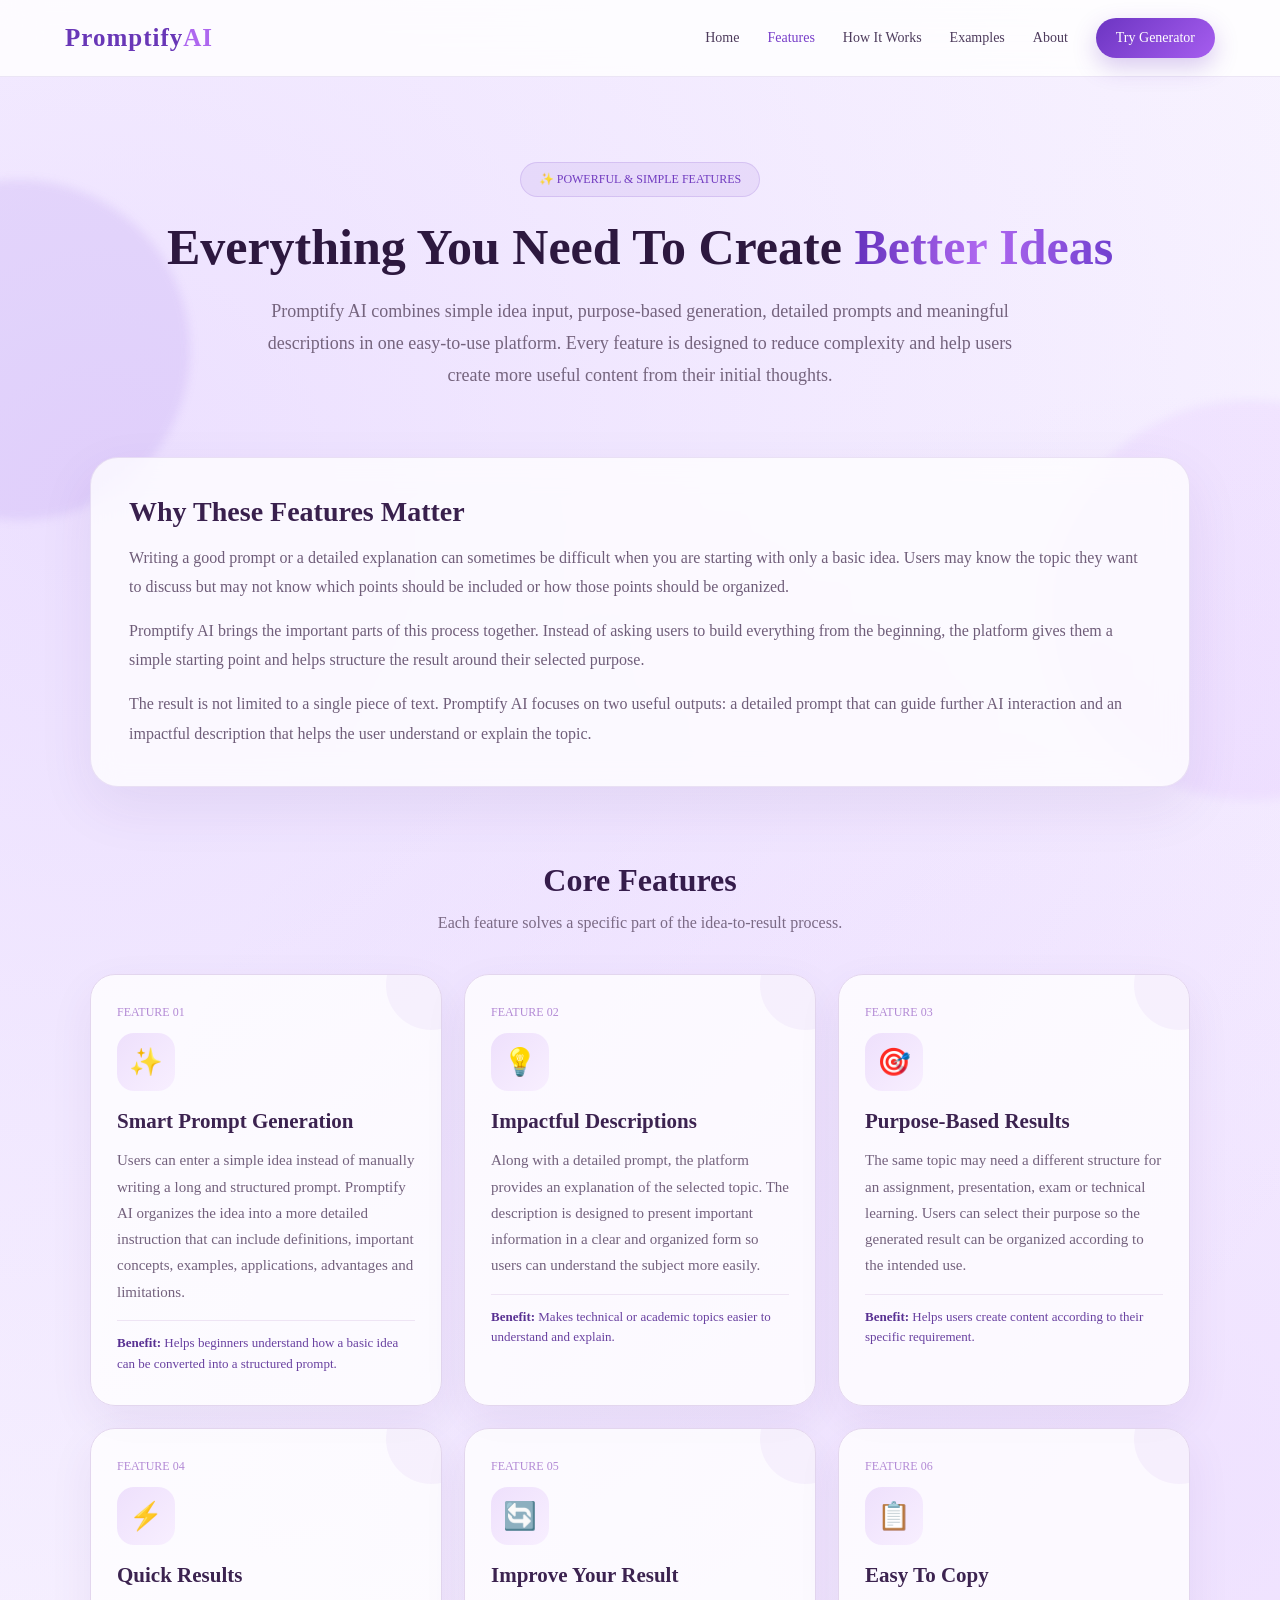
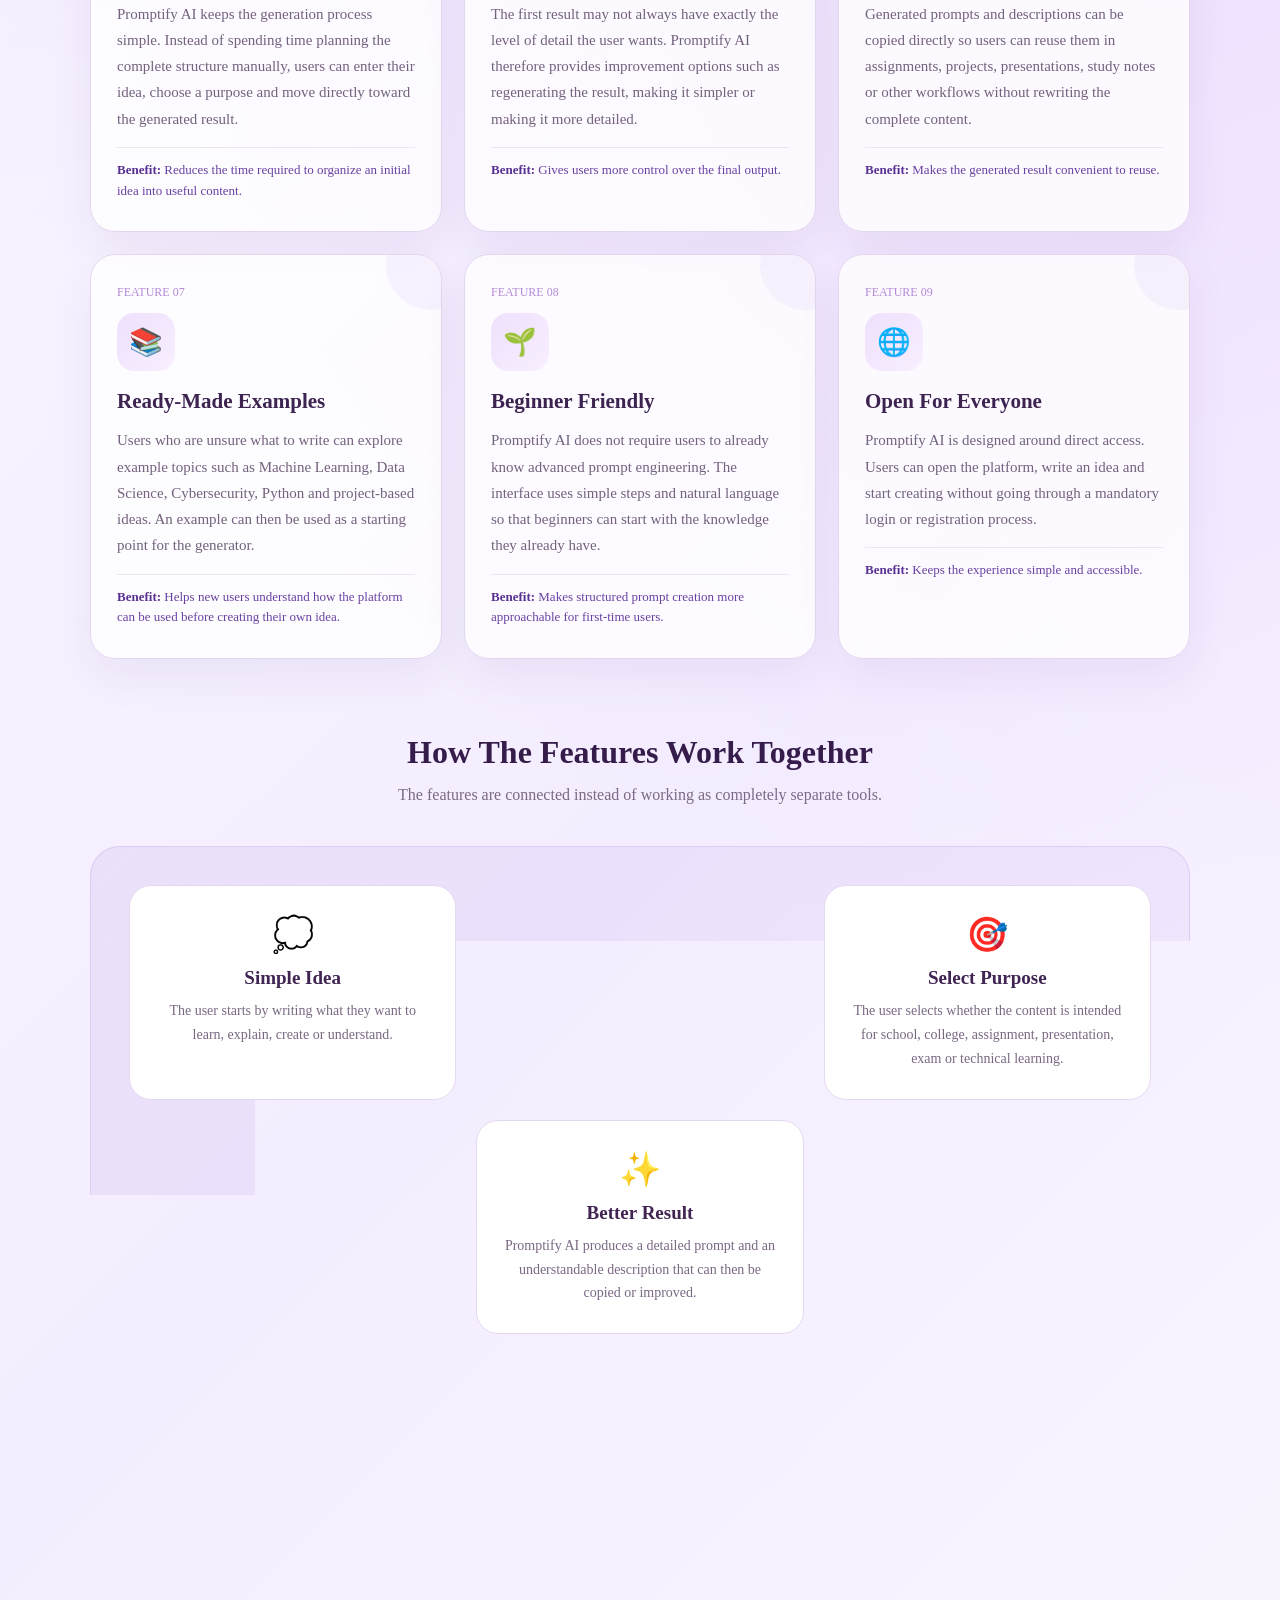
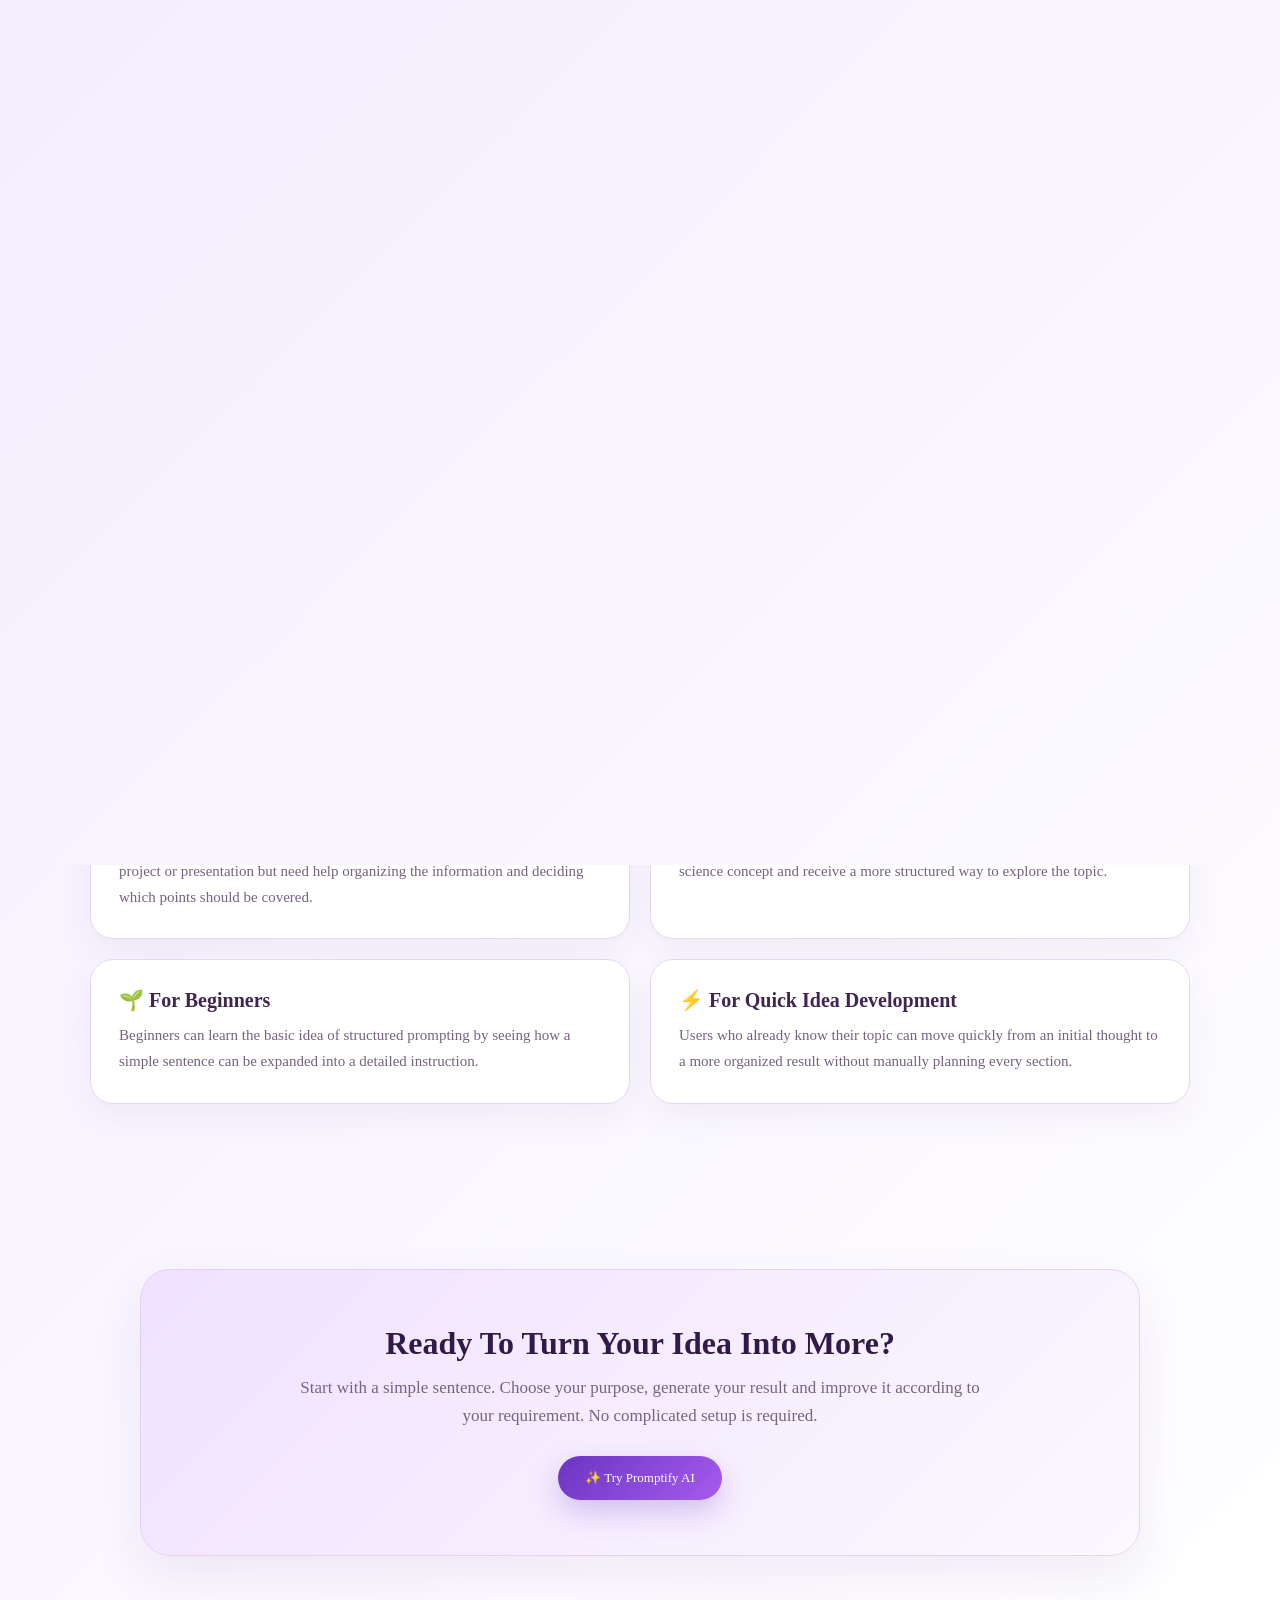
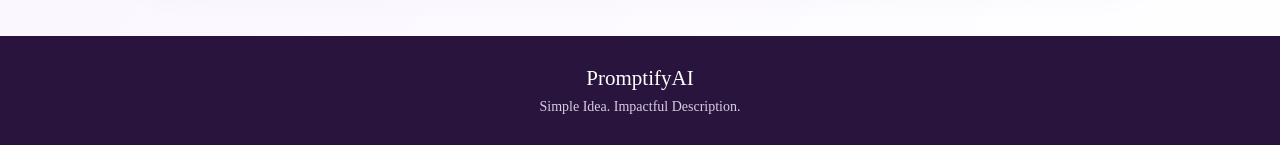
<file: features.html>
<!DOCTYPE html>
<html lang="en">
<head>
<meta charset="UTF-8">
<meta name="viewport" content="width=device-width, initial-scale=1.0">

<title>Promptify AI | Features</title>

<style>

*{
    margin:0;
    padding:0;
    box-sizing:border-box;
}

html{
    scroll-behavior:smooth;
}

body{
    font-family:"Times New Roman",serif;
    color:#2e1b40;
    background:
        radial-gradient(circle at 8% 10%,rgba(177,126,255,.20),transparent 30%),
        radial-gradient(circle at 92% 30%,rgba(218,180,255,.22),transparent 30%),
        linear-gradient(135deg,#fcfaff,#f4edff,#ffffff);
    min-height:100vh;
    overflow-x:hidden;
}

h1,h2,h3,h4,
.logo,
nav a,
button,
.badge{
    font-family:Algerian,"Times New Roman",serif;
}


/* =========================
   BACKGROUND
========================= */

.bg{
    position:fixed;
    border-radius:50%;
    z-index:-1;
    filter:blur(5px);
    animation:float 9s ease-in-out infinite;
}

.bg1{
    width:340px;
    height:340px;
    left:-150px;
    top:180px;
    background:rgba(132,75,220,.11);
}

.bg2{
    width:400px;
    height:400px;
    right:-170px;
    bottom:100px;
    background:rgba(207,150,255,.12);
    animation-delay:2s;
}

@keyframes float{

    0%,100%{
        transform:translate(0,0);
    }

    50%{
        transform:translate(25px,-30px);
    }

}


/* =========================
   NAVBAR
========================= */

header{
    position:sticky;
    top:0;
    z-index:1000;

    background:rgba(255,255,255,.82);
    backdrop-filter:blur(18px);

    border-bottom:1px solid rgba(111,65,169,.12);
}

.navbar{
    max-width:1200px;
    height:76px;
    margin:auto;
    padding:0 25px;

    display:flex;
    align-items:center;
    justify-content:space-between;
}

.logo{
    text-decoration:none;
    color:#6937b7;
    font-size:25px;
    font-weight:bold;
    letter-spacing:1px;
}

.logo span{
    color:#ae67ef;
}

nav{
    display:flex;
    align-items:center;
    gap:28px;
}

nav a{
    text-decoration:none;
    color:#4d3b5c;
    font-size:14px;
    transition:.3s;
}

nav a:hover,
nav a.active{
    color:#773dc9;
}

.nav-btn{
    color:white !important;

    padding:12px 20px;

    border-radius:30px;

    background:
        linear-gradient(
            135deg,
            #6c35c2,
            #a65def
        );

    box-shadow:
        0 9px 23px
        rgba(108,53,194,.25);
}

.nav-btn:hover{
    transform:translateY(-2px);
}


/* =========================
   HERO
========================= */

.hero{
    max-width:1000px;
    margin:auto;

    padding:85px 25px 55px;

    text-align:center;
}

.badge{
    display:inline-block;

    padding:9px 18px;

    border-radius:30px;

    background:rgba(118,65,200,.09);

    border:1px solid rgba(118,65,200,.16);

    color:#713bc0;

    font-size:12px;

    margin-bottom:22px;
}

.hero h1{
    color:#2d183f;

    font-size:50px;

    line-height:1.15;

    margin-bottom:18px;
}

.gradient{
    background:
        linear-gradient(
            90deg,
            #6431bd,
            #b169f1,
            #7140cf
        );

    -webkit-background-clip:text;
    -webkit-text-fill-color:transparent;
}

.hero p{
    max-width:780px;

    margin:auto;

    color:#75647e;

    font-size:18px;

    line-height:1.8;
}


/* =========================
   MAIN
========================= */

.main{
    max-width:1150px;
    margin:auto;

    padding:10px 25px 90px;
}


/* =========================
   SECTION
========================= */

.section{
    margin-bottom:75px;
}

.section-title{
    text-align:center;
    margin-bottom:38px;
}

.section-title h2{
    color:#351c4b;
    font-size:32px;
    margin-bottom:10px;
}

.section-title p{
    max-width:750px;
    margin:auto;

    color:#7b6a85;

    font-size:16px;

    line-height:1.7;
}


/* =========================
   INTRO
========================= */

.intro{
    padding:38px;

    border-radius:28px;

    background:
        rgba(255,255,255,.76);

    border:1px solid rgba(120,74,178,.14);

    box-shadow:
        0 20px 55px
        rgba(81,43,126,.08);

    backdrop-filter:blur(15px);
}

.intro h2{
    color:#39204d;
    font-size:28px;
    margin-bottom:15px;
}

.intro p{
    color:#6f5d79;

    font-size:16px;

    line-height:1.85;

    margin-bottom:14px;
}

.intro p:last-child{
    margin-bottom:0;
}


/* =========================
   FEATURE GRID
========================= */

.feature-grid{
    display:grid;

    grid-template-columns:
        repeat(3,1fr);

    gap:22px;
}

.feature-card{
    padding:30px 26px;

    border-radius:25px;

    background:
        rgba(255,255,255,.78);

    border:1px solid #e3d6ee;

    box-shadow:
        0 16px 45px
        rgba(81,43,126,.07);

    transition:.35s;

    position:relative;

    overflow:hidden;
}

.feature-card::before{
    content:"";

    position:absolute;

    width:90px;
    height:90px;

    border-radius:50%;

    background:
        rgba(145,91,213,.06);

    right:-35px;
    top:-35px;
}

.feature-card:hover{
    transform:translateY(-8px);

    box-shadow:
        0 25px 60px
        rgba(81,43,126,.13);
}

.feature-number{
    color:#b38ad5;

    font-family:Algerian;

    font-size:12px;

    margin-bottom:13px;
}

.feature-icon{
    width:58px;
    height:58px;

    display:flex;
    align-items:center;
    justify-content:center;

    border-radius:17px;

    background:
        linear-gradient(
            135deg,
            #eee0fc,
            #f8efff
        );

    font-size:27px;

    margin-bottom:18px;
}

.feature-card h3{
    color:#3c2350;

    font-size:21px;

    margin-bottom:13px;
}

.feature-card p{
    color:#73617d;

    font-size:15px;

    line-height:1.75;

    margin-bottom:15px;
}

.feature-card .benefit{
    color:#6840a0;

    font-size:13px;

    line-height:1.6;

    padding-top:12px;

    border-top:1px solid #eee4f4;
}

.feature-card .benefit strong{
    color:#583092;
}


/* =========================
   PROCESS SECTION
========================= */

.process-box{
    padding:38px;

    border-radius:30px;

    background:
        linear-gradient(
            135deg,
            rgba(109,53,194,.08),
            rgba(186,126,240,.08)
        );

    border:1px solid rgba(111,55,195,.13);
}

.process-grid{
    display:grid;

    grid-template-columns:
        repeat(3,1fr);

    gap:20px;
}

.process-card{
    background:white;

    padding:28px 22px;

    border-radius:22px;

    text-align:center;

    border:1px solid #e5d9ef;

    transition:.3s;
}

.process-card:hover{
    transform:translateY(-6px);
}

.process-icon{
    font-size:34px;

    margin-bottom:13px;
}

.process-card h3{
    color:#402452;

    font-size:19px;

    margin-bottom:10px;
}

.process-card p{
    color:#7a6883;

    font-size:14px;

    line-height:1.7;
}

.arrow{
    display:flex;
    align-items:center;
    justify-content:center;

    font-size:27px;

    color:#8249ca;
}


/* =========================
   PURPOSE SECTION
========================= */

.purpose-grid{
    display:grid;

    grid-template-columns:
        repeat(5,1fr);

    gap:14px;
}

.purpose{
    padding:23px 13px;

    text-align:center;

    border-radius:20px;

    background:white;

    border:1px solid #e3d6ee;

    box-shadow:
        0 10px 28px
        rgba(81,43,126,.05);

    transition:.3s;
}

.purpose:hover{
    transform:translateY(-5px);

    border-color:#cdb2e6;
}

.purpose-icon{
    font-size:28px;

    margin-bottom:10px;
}

.purpose h4{
    color:#432755;

    font-size:15px;

    margin-bottom:7px;
}

.purpose p{
    color:#806d89;

    font-size:12px;

    line-height:1.5;
}


/* =========================
   WHY IT MATTERS
========================= */

.why{
    display:grid;

    grid-template-columns:.9fr 1.1fr;

    gap:25px;

    align-items:stretch;
}

.why-left{
    padding:38px;

    border-radius:28px;

    color:white;

    background:
        linear-gradient(
            135deg,
            #6933bf,
            #a85ff0
        );

    box-shadow:
        0 22px 55px
        rgba(103,51,188,.24);

    position:relative;

    overflow:hidden;
}

.why-left::after{
    content:"";

    position:absolute;

    width:210px;
    height:210px;

    border-radius:50%;

    background:rgba(255,255,255,.08);

    right:-80px;
    top:-80px;
}

.why-left h2{
    position:relative;
    z-index:2;

    font-size:29px;

    margin-bottom:16px;
}

.why-left p{
    position:relative;
    z-index:2;

    color:#f6edff;

    font-size:15px;

    line-height:1.8;
}

.why-right{
    padding:35px;

    border-radius:28px;

    background:
        rgba(255,255,255,.78);

    border:1px solid #e2d5ed;

    box-shadow:
        0 20px 50px
        rgba(81,43,126,.08);
}

.reason{
    display:flex;

    gap:15px;

    margin-bottom:22px;
}

.reason:last-child{
    margin-bottom:0;
}

.reason-icon{
    flex-shrink:0;

    width:42px;
    height:42px;

    border-radius:13px;

    display:flex;
    align-items:center;
    justify-content:center;

    background:#f0e3fc;

    font-size:19px;
}

.reason h3{
    color:#422553;

    font-size:17px;

    margin-bottom:5px;
}

.reason p{
    color:#77647f;

    font-size:14px;

    line-height:1.6;
}


/* =========================
   USER BENEFITS
========================= */

.benefit-grid{
    display:grid;

    grid-template-columns:
        repeat(2,1fr);

    gap:20px;
}

.benefit-card{
    padding:28px;

    border-radius:23px;

    background:white;

    border:1px solid #e4d8ee;

    box-shadow:
        0 13px 35px
        rgba(81,43,126,.06);

    transition:.3s;
}

.benefit-card:hover{
    transform:translateY(-5px);
}

.benefit-card h3{
    color:#402452;

    font-size:20px;

    margin-bottom:10px;
}

.benefit-card p{
    color:#75627e;

    font-size:15px;

    line-height:1.75;
}


/* =========================
   CTA
========================= */

.cta{
    max-width:1000px;

    margin:0 auto 80px;

    padding:55px 25px;

    text-align:center;

    border-radius:30px;

    background:
        linear-gradient(
            135deg,
            #f0e2ff,
            #fbf8ff
        );

    border:1px solid #e2d3f1;

    box-shadow:
        0 20px 50px
        rgba(83,43,127,.08);
}

.cta h2{
    color:#321a47;

    font-size:32px;

    margin-bottom:12px;
}

.cta p{
    max-width:700px;

    margin:0 auto 25px;

    color:#766580;

    font-size:17px;

    line-height:1.7;
}

.cta-btn{
    display:inline-block;

    text-decoration:none;

    color:white;

    padding:14px 27px;

    border-radius:30px;

    background:
        linear-gradient(
            135deg,
            #6b34c2,
            #a65ced
        );

    font-family:Algerian;

    font-size:13px;

    box-shadow:
        0 12px 28px
        rgba(105,52,190,.25);

    transition:.3s;
}

.cta-btn:hover{
    transform:translateY(-3px);
}


/* =========================
   FOOTER
========================= */

footer{
    background:#28143c;

    color:#d9cde3;

    text-align:center;

    padding:30px 20px;
}

.footer-logo{
    color:white;

    font-family:Algerian;

    font-size:21px;

    margin-bottom:8px;
}

footer p{
    font-size:14px;
}


/* =========================
   RESPONSIVE
========================= */

@media(max-width:950px){

    .feature-grid{
        grid-template-columns:
            repeat(2,1fr);
    }

    .purpose-grid{
        grid-template-columns:
            repeat(3,1fr);
    }

    .why{
        grid-template-columns:1fr;
    }

    .process-grid{
        grid-template-columns:1fr;
    }

    .arrow{
        display:none;
    }

}

@media(max-width:650px){

    nav a{
        display:none;
    }

    nav a.nav-btn{
        display:block;
    }

    .hero{
        padding-top:55px;
    }

    .hero h1{
        font-size:35px;
    }

    .hero p{
        font-size:16px;
    }

    .intro,
    .process-box,
    .why-left,
    .why-right{
        padding:25px;
    }

    .feature-grid,
    .benefit-grid,
    .purpose-grid{
        grid-template-columns:1fr;
    }

    .section-title h2{
        font-size:27px;
    }

}


/* =========================
   SCROLLBAR
========================= */

::-webkit-scrollbar{
    width:8px;
}

::-webkit-scrollbar-track{
    background:#f3ebfa;
}

::-webkit-scrollbar-thumb{
    background:#b184d8;
    border-radius:20px;
}

</style>
</head>


<body>

<div class="bg bg1"></div>
<div class="bg bg2"></div>


<!-- =========================
     NAVBAR
========================= -->

<header>

<div class="navbar">

    <a href="index.html" class="logo">
        Promptify<span>AI</span>
    </a>

    <nav>

        <a href="index.html">
            Home
        </a>

        <a href="features.html" class="active">
            Features
        </a>

        <a href="how-it-works.html">
            How It Works
        </a>

        <a href="examples.html">
            Examples
        </a>

        <a href="about.html">
            About
        </a>

        <a href="generator.html" class="nav-btn">
            Try Generator
        </a>

    </nav>

</div>

</header>



<!-- =========================
     HERO
========================= -->

<section class="hero">

    <div class="badge">
        ✨ POWERFUL & SIMPLE FEATURES
    </div>

    <h1>
        Everything You Need To Create
        <span class="gradient">
            Better Ideas
        </span>
    </h1>

    <p>
        Promptify AI combines simple idea input, purpose-based
        generation, detailed prompts and meaningful descriptions
        in one easy-to-use platform. Every feature is designed
        to reduce complexity and help users create more useful
        content from their initial thoughts.
    </p>

</section>



<main class="main">


<!-- =========================
     INTRODUCTION
========================= -->

<section class="section">

    <div class="intro">

        <h2>
            Why These Features Matter
        </h2>

        <p>
            Writing a good prompt or a detailed explanation can
            sometimes be difficult when you are starting with
            only a basic idea. Users may know the topic they want
            to discuss but may not know which points should be
            included or how those points should be organized.
        </p>

        <p>
            Promptify AI brings the important parts of this process
            together. Instead of asking users to build everything
            from the beginning, the platform gives them a simple
            starting point and helps structure the result around
            their selected purpose.
        </p>

        <p>
            The result is not limited to a single piece of text.
            Promptify AI focuses on two useful outputs: a detailed
            prompt that can guide further AI interaction and an
            impactful description that helps the user understand
            or explain the topic.
        </p>

    </div>

</section>



<!-- =========================
     FEATURES
========================= -->

<section class="section">

    <div class="section-title">

        <h2>
            Core Features
        </h2>

        <p>
            Each feature solves a specific part of the idea-to-result
            process.
        </p>

    </div>


    <div class="feature-grid">


        <!-- 01 -->

        <div class="feature-card">

            <div class="feature-number">
                FEATURE 01
            </div>

            <div class="feature-icon">
                ✨
            </div>

            <h3>
                Smart Prompt Generation
            </h3>

            <p>
                Users can enter a simple idea instead of manually
                writing a long and structured prompt. Promptify AI
                organizes the idea into a more detailed instruction
                that can include definitions, important concepts,
                examples, applications, advantages and limitations.
            </p>

            <div class="benefit">
                <strong>Benefit:</strong>
                Helps beginners understand how a basic idea can
                be converted into a structured prompt.
            </div>

        </div>


        <!-- 02 -->

        <div class="feature-card">

            <div class="feature-number">
                FEATURE 02
            </div>

            <div class="feature-icon">
                💡
            </div>

            <h3>
                Impactful Descriptions
            </h3>

            <p>
                Along with a detailed prompt, the platform provides
                an explanation of the selected topic. The description
                is designed to present important information in a
                clear and organized form so users can understand
                the subject more easily.
            </p>

            <div class="benefit">
                <strong>Benefit:</strong>
                Makes technical or academic topics easier to
                understand and explain.
            </div>

        </div>


        <!-- 03 -->

        <div class="feature-card">

            <div class="feature-number">
                FEATURE 03
            </div>

            <div class="feature-icon">
                🎯
            </div>

            <h3>
                Purpose-Based Results
            </h3>

            <p>
                The same topic may need a different structure for
                an assignment, presentation, exam or technical
                learning. Users can select their purpose so the
                generated result can be organized according to
                the intended use.
            </p>

            <div class="benefit">
                <strong>Benefit:</strong>
                Helps users create content according to their
                specific requirement.
            </div>

        </div>


        <!-- 04 -->

        <div class="feature-card">

            <div class="feature-number">
                FEATURE 04
            </div>

            <div class="feature-icon">
                ⚡
            </div>

            <h3>
                Quick Results
            </h3>

            <p>
                Promptify AI keeps the generation process simple.
                Instead of spending time planning the complete
                structure manually, users can enter their idea,
                choose a purpose and move directly toward the
                generated result.
            </p>

            <div class="benefit">
                <strong>Benefit:</strong>
                Reduces the time required to organize an initial
                idea into useful content.
            </div>

        </div>


        <!-- 05 -->

        <div class="feature-card">

            <div class="feature-number">
                FEATURE 05
            </div>

            <div class="feature-icon">
                🔄
            </div>

            <h3>
                Improve Your Result
            </h3>

            <p>
                The first result may not always have exactly the
                level of detail the user wants. Promptify AI
                therefore provides improvement options such as
                regenerating the result, making it simpler or
                making it more detailed.
            </p>

            <div class="benefit">
                <strong>Benefit:</strong>
                Gives users more control over the final output.
            </div>

        </div>


        <!-- 06 -->

        <div class="feature-card">

            <div class="feature-number">
                FEATURE 06
            </div>

            <div class="feature-icon">
                📋
            </div>

            <h3>
                Easy To Copy
            </h3>

            <p>
                Generated prompts and descriptions can be copied
                directly so users can reuse them in assignments,
                projects, presentations, study notes or other
                workflows without rewriting the complete content.
            </p>

            <div class="benefit">
                <strong>Benefit:</strong>
                Makes the generated result convenient to reuse.
            </div>

        </div>


        <!-- 07 -->

        <div class="feature-card">

            <div class="feature-number">
                FEATURE 07
            </div>

            <div class="feature-icon">
                📚
            </div>

            <h3>
                Ready-Made Examples
            </h3>

            <p>
                Users who are unsure what to write can explore
                example topics such as Machine Learning, Data
                Science, Cybersecurity, Python and project-based
                ideas. An example can then be used as a starting
                point for the generator.
            </p>

            <div class="benefit">
                <strong>Benefit:</strong>
                Helps new users understand how the platform can
                be used before creating their own idea.
            </div>

        </div>


        <!-- 08 -->

        <div class="feature-card">

            <div class="feature-number">
                FEATURE 08
            </div>

            <div class="feature-icon">
                🌱
            </div>

            <h3>
                Beginner Friendly
            </h3>

            <p>
                Promptify AI does not require users to already know
                advanced prompt engineering. The interface uses
                simple steps and natural language so that beginners
                can start with the knowledge they already have.
            </p>

            <div class="benefit">
                <strong>Benefit:</strong>
                Makes structured prompt creation more approachable
                for first-time users.
            </div>

        </div>


        <!-- 09 -->

        <div class="feature-card">

            <div class="feature-number">
                FEATURE 09
            </div>

            <div class="feature-icon">
                🌐
            </div>

            <h3>
                Open For Everyone
            </h3>

            <p>
                Promptify AI is designed around direct access.
                Users can open the platform, write an idea and
                start creating without going through a mandatory
                login or registration process.
            </p>

            <div class="benefit">
                <strong>Benefit:</strong>
                Keeps the experience simple and accessible.
            </div>

        </div>

    </div>

</section>



<!-- =========================
     HOW FEATURES WORK TOGETHER
========================= -->

<section class="section">

    <div class="section-title">

        <h2>
            How The Features Work Together
        </h2>

        <p>
            The features are connected instead of working as
            completely separate tools.
        </p>

    </div>


    <div class="process-box">

        <div class="process-grid">


            <div class="process-card">

                <div class="process-icon">
                    💭
                </div>

                <h3>
                    Simple Idea
                </h3>

                <p>
                    The user starts by writing what they want
                    to learn, explain, create or understand.
                </p>

            </div>


            <div class="arrow">
                →
            </div>


            <div class="process-card">

                <div class="process-icon">
                    🎯
                </div>

                <h3>
                    Select Purpose
                </h3>

                <p>
                    The user selects whether the content is
                    intended for school, college, assignment,
                    presentation, exam or technical learning.
                </p>

            </div>


            <div class="arrow">
                →
            </div>


            <div class="process-card">

                <div class="process-icon">
                    ✨
                </div>

                <h3>
                    Better Result
                </h3>

                <p>
                    Promptify AI produces a detailed prompt and
                    an understandable description that can then
                    be copied or improved.
                </p>

            </div>

        </div>

    </div>

</section>



<!-- =========================
     PURPOSES
========================= -->

<section class="section">

    <div class="section-title">

        <h2>
            Different Purposes, One Simple Platform
        </h2>

        <p>
            Users can select the purpose that best matches
            what they want to create.
        </p>

    </div>


    <div class="purpose-grid">


        <div class="purpose">

            <div class="purpose-icon">
                🏫
            </div>

            <h4>
                School
            </h4>

            <p>
                Useful for school-level explanations and learning.
            </p>

        </div>


        <div class="purpose">

            <div class="purpose-icon">
                🎓
            </div>

            <h4>
                College
            </h4>

            <p>
                Suitable for academic topics and college work.
            </p>

        </div>


        <div class="purpose">

            <div class="purpose-icon">
                📝
            </div>

            <h4>
                Assignment
            </h4>

            <p>
                Helps organize topics into structured content.
            </p>

        </div>


        <div class="purpose">

            <div class="purpose-icon">
                📊
            </div>

            <h4>
                Presentation
            </h4>

            <p>
                Helps prepare structured explanations and points.
            </p>

        </div>


        <div class="purpose">

            <div class="purpose-icon">
                💻
            </div>

            <h4>
                Technical
            </h4>

            <p>
                Useful for programming and technology-related ideas.
            </p>

        </div>

    </div>

</section>



<!-- =========================
     WHY USE IT
========================= -->

<section class="section">

    <div class="why">


        <div class="why-left">

            <h2>
                Why Promptify AI?
            </h2>

            <p>
                Promptify AI focuses on the gap between having
                an idea and knowing how to structure that idea.
                It gives users a clear starting point without
                requiring them to become experts in prompt writing.
            </p>

        </div>


        <div class="why-right">


            <div class="reason">

                <div class="reason-icon">
                    💭
                </div>

                <div>

                    <h3>
                        Start With What You Know
                    </h3>

                    <p>
                        You can begin with a basic thought instead
                        of trying to write a perfect prompt from
                        the beginning.
                    </p>

                </div>

            </div>


            <div class="reason">

                <div class="reason-icon">
                    🧩
                </div>

                <div>

                    <h3>
                        Build Structure
                    </h3>

                    <p>
                        Important parts of a topic can be organized
                        into a clearer and more complete format.
                    </p>

                </div>

            </div>


            <div class="reason">

                <div class="reason-icon">
                    📖
                </div>

                <div>

                    <h3>
                        Understand The Topic
                    </h3>

                    <p>
                        The description output gives users useful
                        information instead of providing only a
                        prompt to copy.
                    </p>

                </div>

            </div>


            <div class="reason">

                <div class="reason-icon">
                    🚀
                </div>

                <div>

                    <h3>
                        Improve The Output
                    </h3>

                    <p>
                        Users can adjust the generated content
                        according to the level of detail they need.
                    </p>

                </div>

            </div>


        </div>

    </div>

</section>



<!-- =========================
     USER BENEFITS
========================= -->

<section class="section">

    <div class="section-title">

        <h2>
            Practical Benefits
        </h2>

        <p>
            The features are designed to provide practical value
            during learning and content creation.
        </p>

    </div>


    <div class="benefit-grid">


        <div class="benefit-card">

            <h3>
                🎓 For Students
            </h3>

            <p>
                Students can use Promptify AI when they have a
                topic for an assignment, project or presentation
                but need help organizing the information and
                deciding which points should be covered.
            </p>

        </div>


        <div class="benefit-card">

            <h3>
                💻 For Technical Learners
            </h3>

            <p>
                Technical learners can start with a programming,
                AI, machine learning or data science concept and
                receive a more structured way to explore the topic.
            </p>

        </div>


        <div class="benefit-card">

            <h3>
                🌱 For Beginners
            </h3>

            <p>
                Beginners can learn the basic idea of structured
                prompting by seeing how a simple sentence can be
                expanded into a detailed instruction.
            </p>

        </div>


        <div class="benefit-card">

            <h3>
                ⚡ For Quick Idea Development
            </h3>

            <p>
                Users who already know their topic can move
                quickly from an initial thought to a more organized
                result without manually planning every section.
            </p>

        </div>

    </div>

</section>

</main>



<!-- =========================
     CTA
========================= -->

<section class="cta">

    <h2>
        Ready To Turn Your Idea Into More?
    </h2>

    <p>
        Start with a simple sentence. Choose your purpose,
        generate your result and improve it according to your
        requirement. No complicated setup is required.
    </p>

    <a href="generator.html" class="cta-btn">
        ✨ Try Promptify AI
    </a>

</section>



<!-- =========================
     FOOTER
========================= -->

<footer>

    <div class="footer-logo">
        PromptifyAI
    </div>

    <p>
        Simple Idea. Impactful Description.
    </p>

</footer>



<script>

/* =========================
   SCROLL ANIMATION
========================= */

const animatedCards =
document.querySelectorAll(
    ".feature-card, .process-card, .purpose, .benefit-card, .reason"
);

const observer =
new IntersectionObserver(

    function(entries){

        entries.forEach(function(entry){

            if(entry.isIntersecting){

                entry.target.style.opacity = "1";

                entry.target.style.transform =
                    "translateY(0)";

            }

        });

    },

    {
        threshold:.12
    }

);


animatedCards.forEach(function(card){

    card.style.opacity="0";

    card.style.transform="translateY(25px)";

    card.style.transition=
        "opacity .7s ease, transform .7s ease";

    observer.observe(card);

});


/* =========================
   CARD TILT
========================= */

document.querySelectorAll(
    ".feature-card, .benefit-card"
).forEach(function(card){

    card.addEventListener(
        "mousemove",
        function(e){

            const rect =
                card.getBoundingClientRect();

            const x =
                e.clientX - rect.left;

            const y =
                e.clientY - rect.top;

            const rotateX =
                ((y / rect.height)-.5)*-1.5;

            const rotateY =
                ((x / rect.width)-.5)*1.5;

            card.style.transform =
                `perspective(800px)
                 rotateX(${rotateX}deg)
                 rotateY(${rotateY}deg)
                 translateY(-6px)`;

        }
    );


    card.addEventListener(
        "mouseleave",
        function(){

            card.style.transform=
                "translateY(-6px)";

        }
    );

});

</script>

</body>
</html>
</file>
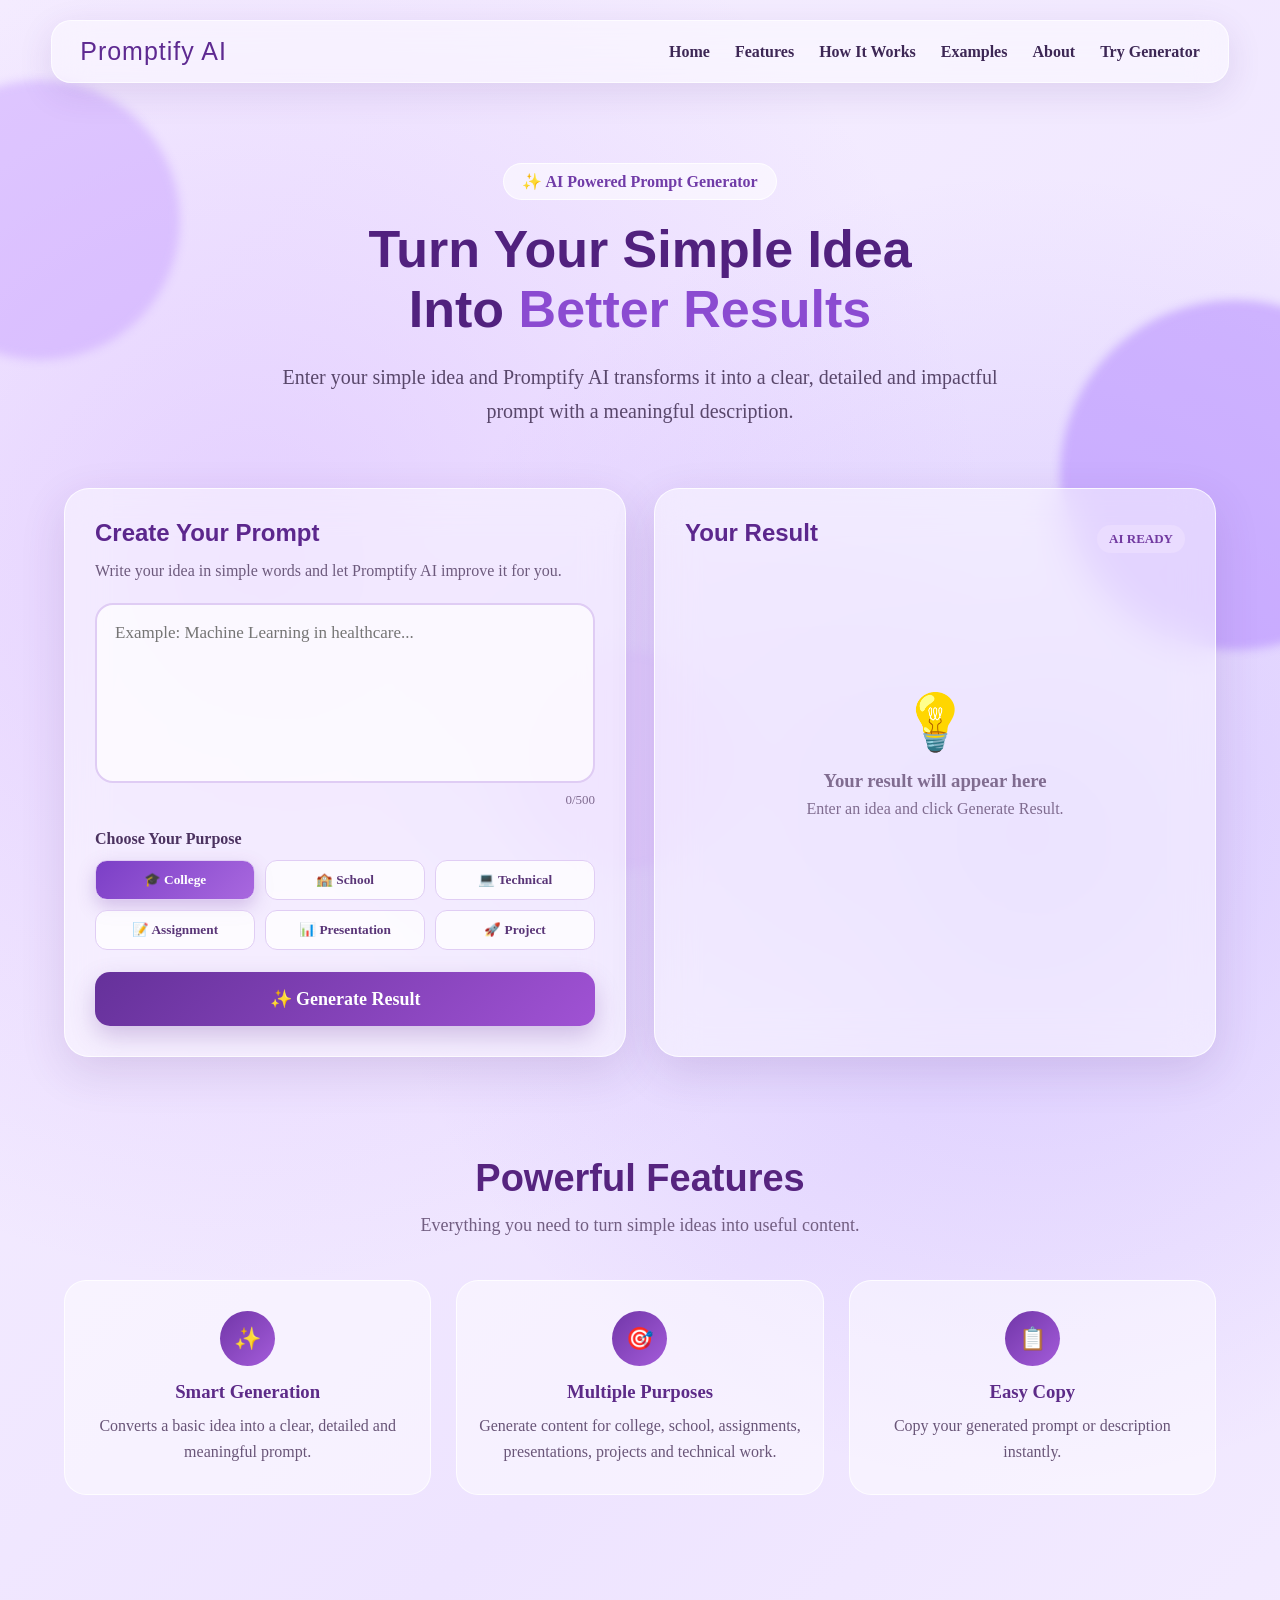
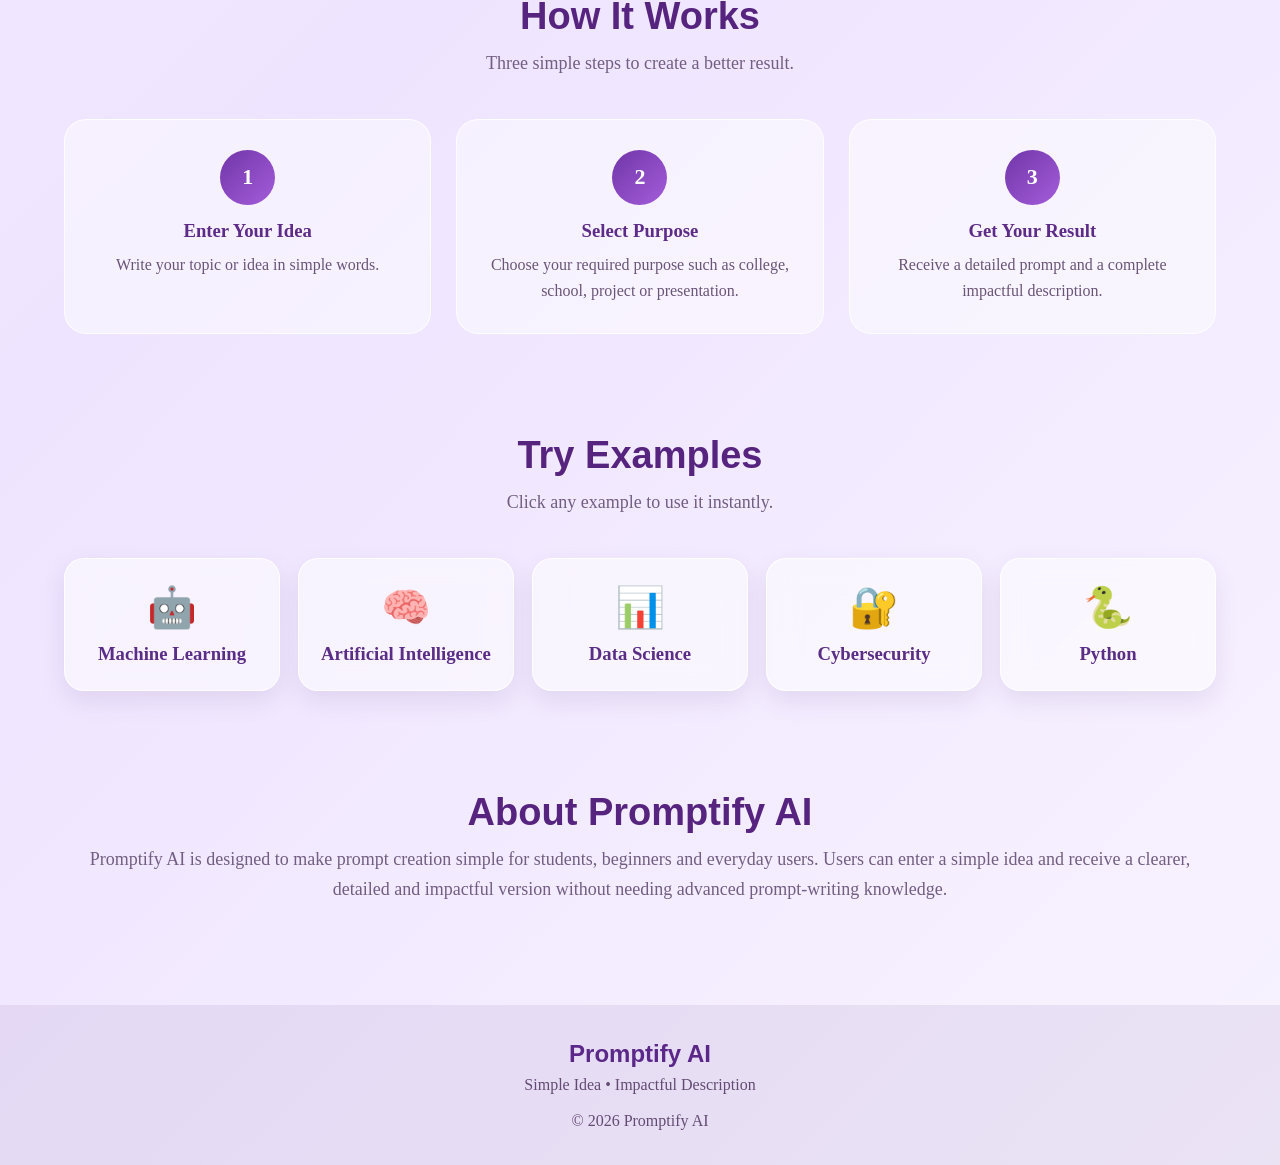
<file: generator.html>
<!DOCTYPE html>
<html lang="en">

<head>

<meta charset="UTF-8">
<meta name="viewport" content="width=device-width, initial-scale=1.0">

<title>Promptify AI | Generator</title>

<style>

/* =====================================================
   RESET
===================================================== */

*{
    margin:0;
    padding:0;
    box-sizing:border-box;
}

html{
    scroll-behavior:smooth;
}

body{
    font-family:"Times New Roman",serif;

    background:
        radial-gradient(circle at 20% 20%,rgba(180,120,255,.25),transparent 30%),
        radial-gradient(circle at 80% 30%,rgba(130,90,255,.20),transparent 30%),
        linear-gradient(135deg,#f7f1ff,#eee4ff,#f8f3ff);

    color:#24133d;
    min-height:100vh;
    overflow-x:hidden;
}


/* =====================================================
   BACKGROUND ORBS
===================================================== */

.orb{
    position:fixed;
    border-radius:50%;
    filter:blur(5px);
    opacity:.45;
    z-index:-1;
    animation:float 8s ease-in-out infinite;
}

.orb1{
    width:280px;
    height:280px;
    background:#c59cff;
    top:80px;
    left:-100px;
}

.orb2{
    width:350px;
    height:350px;
    background:#a978ff;
    right:-130px;
    top:300px;
    animation-delay:2s;
}

.orb3{
    width:220px;
    height:220px;
    background:#dfc5ff;
    bottom:30px;
    left:40%;
    animation-delay:4s;
}

@keyframes float{

    0%,100%{
        transform:translateY(0) translateX(0);
    }

    50%{
        transform:translateY(-30px) translateX(20px);
    }

}


/* =====================================================
   NAVBAR
===================================================== */

nav{
    width:92%;
    margin:20px auto;
    padding:16px 28px;

    background:rgba(255,255,255,.45);
    backdrop-filter:blur(18px);

    border:1px solid rgba(255,255,255,.7);
    border-radius:20px;

    box-shadow:0 10px 35px rgba(86,45,130,.12);

    display:flex;
    justify-content:space-between;
    align-items:center;

    position:sticky;
    top:15px;
    z-index:100;
}

.logo{
    font-family:Algerian,"Arial Black",sans-serif;
    font-size:25px;
    color:#5e2a91;
    letter-spacing:1px;
}

.nav-links{
    display:flex;
    gap:25px;
    list-style:none;
}

.nav-links a{
    text-decoration:none;
    color:#3d2755;
    font-weight:bold;
    font-size:16px;
    transition:.3s;
}

.nav-links a:hover{
    color:#7b3fc6;
    transform:translateY(-2px);
}


/* =====================================================
   HERO
===================================================== */

.hero{
    width:90%;
    margin:80px auto 60px;
    text-align:center;
    animation:fadeUp 1s ease;
}

.hero-badge{
    display:inline-block;

    padding:8px 18px;
    border-radius:30px;

    background:rgba(255,255,255,.55);
    border:1px solid rgba(255,255,255,.8);

    color:#713ca8;
    font-weight:bold;

    margin-bottom:20px;
}

.hero h1{
    font-family:Algerian,"Arial Black",sans-serif;
    font-size:52px;
    color:#51217e;
    line-height:1.15;
}

.hero h1 span{
    color:#8b4bd1;
}

.hero p{
    max-width:750px;
    margin:20px auto;

    font-size:20px;
    line-height:1.7;

    color:#59476b;
}


/* =====================================================
   GENERATOR
===================================================== */

.generator{
    width:90%;
    max-width:1200px;
    margin:auto;

    display:grid;
    grid-template-columns:1fr 1fr;
    gap:28px;
}

.card{
    background:rgba(255,255,255,.48);
    backdrop-filter:blur(20px);

    border:1px solid rgba(255,255,255,.8);
    border-radius:25px;

    padding:30px;

    box-shadow:0 15px 45px rgba(83,45,120,.14);

    animation:fadeUp .8s ease;
}

.card h2{
    font-family:Algerian,"Arial Black",sans-serif;
    color:#5c278d;
    margin-bottom:12px;
}

.card-subtitle{
    color:#6d5a7d;
    margin-bottom:20px;
    line-height:1.5;
}


/* =====================================================
   TEXTAREA
===================================================== */

textarea{
    width:100%;
    height:180px;
    resize:none;

    border:2px solid #dfccf4;
    border-radius:18px;

    padding:18px;

    font-family:"Times New Roman",serif;
    font-size:17px;

    background:rgba(255,255,255,.7);
    color:#342044;

    outline:none;

    transition:.3s;
}

textarea:focus{
    border-color:#9454d1;

    box-shadow:
        0 0 0 4px rgba(148,84,209,.1);
}

.counter{
    text-align:right;
    font-size:13px;
    color:#806b91;
    margin-top:5px;
}


/* =====================================================
   PURPOSE
===================================================== */

.purpose-title{
    margin:22px 0 12px;

    font-weight:bold;
    color:#4b3260;
}

.purpose{
    display:grid;
    grid-template-columns:repeat(3,1fr);
    gap:10px;
}

.purpose button{
    padding:11px 8px;

    border:none;
    border-radius:12px;

    background:rgba(255,255,255,.75);
    color:#5a3678;

    font-family:"Times New Roman",serif;
    font-weight:bold;

    cursor:pointer;

    transition:.3s;

    border:1px solid #e0cdf4;
}

.purpose button:hover{
    transform:translateY(-3px);
    background:#ead9ff;
}

.purpose button.active{
    background:
        linear-gradient(135deg,#7b3fc6,#a968df);

    color:white;

    box-shadow:
        0 7px 18px rgba(112,55,166,.25);
}


/* =====================================================
   GENERATE BUTTON
===================================================== */

.generate-btn{
    width:100%;
    margin-top:22px;

    padding:16px;

    border:none;
    border-radius:15px;

    background:
        linear-gradient(135deg,#65319a,#a052d4);

    color:white;

    font-family:"Times New Roman",serif;
    font-size:18px;
    font-weight:bold;

    cursor:pointer;

    box-shadow:
        0 10px 25px rgba(100,48,150,.25);

    transition:.3s;
}

.generate-btn:hover{
    transform:translateY(-3px);

    box-shadow:
        0 14px 30px rgba(100,48,150,.35);
}


/* =====================================================
   RESULT HEADER
===================================================== */

.preview-header{
    display:flex;
    justify-content:space-between;
    align-items:center;

    margin-bottom:20px;
}

.status{
    padding:6px 12px;

    background:#eadcff;
    color:#7139a0;

    border-radius:20px;

    font-size:13px;
    font-weight:bold;
}


/* =====================================================
   EMPTY
===================================================== */

.empty{
    min-height:350px;

    display:flex;
    flex-direction:column;
    justify-content:center;
    align-items:center;

    text-align:center;

    color:#806c90;
}

.empty-icon{
    font-size:55px;
    margin-bottom:15px;
}

.empty h3{
    margin-bottom:8px;
}


/* =====================================================
   LOADING
===================================================== */

.loading{
    display:none;

    min-height:350px;

    justify-content:center;
    align-items:center;

    flex-direction:column;

    text-align:center;
}

.spinner{
    width:55px;
    height:55px;

    border:5px solid #e3d2f4;
    border-top-color:#803dc1;

    border-radius:50%;

    animation:spin 1s linear infinite;

    margin-bottom:15px;
}

@keyframes spin{

    to{
        transform:rotate(360deg);
    }

}


/* =====================================================
   RESULTS
===================================================== */

.results{
    display:none;
}


/* EACH RESULT IS SEPARATE */

.result-box{
    margin-bottom:25px;
}

.result-title{
    display:flex;

    justify-content:space-between;
    align-items:center;

    margin-bottom:9px;
}

.result-title h3{
    color:#5b2989;
    font-size:20px;
}

.copy-btn{
    border:none;

    background:#eadcff;
    color:#67389b;

    padding:7px 12px;

    border-radius:10px;

    cursor:pointer;

    font-family:"Times New Roman",serif;
    font-weight:bold;

    transition:.3s;
}

.copy-btn:hover{
    background:#d9bcf6;
    transform:translateY(-2px);
}

.result-content{
    background:rgba(255,255,255,.7);

    border:1px solid #dfcdf0;

    border-radius:15px;

    padding:18px;

    line-height:1.75;

    color:#40304e;

    white-space:pre-line;

    max-height:550px;

    overflow-y:auto;
}


/* =====================================================
   ACTION BUTTONS
===================================================== */

.actions{
    display:grid;

    grid-template-columns:
        repeat(3,1fr);

    gap:10px;

    margin-top:20px;
}

.action-btn{
    border:none;

    padding:12px 8px;

    border-radius:12px;

    background:#f0e4fc;

    color:#633796;

    font-family:"Times New Roman",serif;
    font-weight:bold;

    cursor:pointer;

    transition:.3s;
}

.action-btn:hover{
    background:#dfc8f6;

    transform:translateY(-3px);
}


/* =====================================================
   SECTIONS
===================================================== */

.section{
    width:90%;
    max-width:1200px;

    margin:100px auto;
}

.section-heading{
    text-align:center;

    margin-bottom:40px;
}

.section-heading h2{
    font-family:Algerian,"Arial Black",sans-serif;

    font-size:38px;

    color:#56247f;
}

.section-heading p{
    margin-top:10px;

    color:#725e82;

    font-size:18px;

    line-height:1.7;
}


/* =====================================================
   FEATURES / STEPS
===================================================== */

.steps{
    display:grid;

    grid-template-columns:
        repeat(3,1fr);

    gap:25px;
}

.step{
    text-align:center;

    padding:30px 20px;

    background:rgba(255,255,255,.48);

    border:1px solid rgba(255,255,255,.8);

    border-radius:22px;

    transition:.3s;
}

.step:hover{
    transform:translateY(-7px);
}

.step-number{
    width:55px;
    height:55px;

    margin:0 auto 15px;

    display:flex;

    justify-content:center;
    align-items:center;

    border-radius:50%;

    background:
        linear-gradient(135deg,#7136a8,#a45cda);

    color:white;

    font-size:22px;

    font-weight:bold;
}

.step h3{
    color:#5d2b88;
    margin-bottom:10px;
}

.step p{
    color:#695578;
    line-height:1.6;
}


/* =====================================================
   EXAMPLES
===================================================== */

.examples{
    display:grid;

    grid-template-columns:
        repeat(5,1fr);

    gap:18px;
}

.example-card{
    padding:25px 15px;

    background:rgba(255,255,255,.5);

    backdrop-filter:blur(15px);

    border:1px solid rgba(255,255,255,.8);

    border-radius:20px;

    text-align:center;

    cursor:pointer;

    transition:.4s;

    box-shadow:
        0 10px 25px rgba(80,40,120,.1);
}

.example-card:hover{
    transform:
        translateY(-10px)
        scale(1.02);

    box-shadow:
        0 18px 35px rgba(80,40,120,.18);
}

.example-icon{
    font-size:40px;

    margin-bottom:12px;
}

.example-card h3{
    color:#5a2d86;
}


/* =====================================================
   FOOTER
===================================================== */

footer{
    margin-top:100px;

    padding:35px 20px;

    text-align:center;

    background:rgba(80,40,120,.08);

    color:#634b73;
}

footer h2{
    font-family:Algerian,"Arial Black",sans-serif;

    color:#5b2889;

    margin-bottom:8px;
}


/* =====================================================
   ANIMATION
===================================================== */

@keyframes fadeUp{

    from{
        opacity:0;
        transform:translateY(30px);
    }

    to{
        opacity:1;
        transform:translateY(0);
    }

}


/* =====================================================
   RESPONSIVE
===================================================== */

@media(max-width:900px){

    .generator{
        grid-template-columns:1fr;
    }

    .examples{
        grid-template-columns:repeat(2,1fr);
    }

    .hero h1{
        font-size:40px;
    }

    .nav-links{
        display:none;
    }

}

@media(max-width:600px){

    .purpose{
        grid-template-columns:repeat(2,1fr);
    }

    .actions{
        grid-template-columns:1fr 1fr;
    }

    .steps{
        grid-template-columns:1fr;
    }

    .examples{
        grid-template-columns:1fr;
    }

    .hero h1{
        font-size:32px;
    }

    .card{
        padding:20px;
    }

}

</style>

</head>


<body>


<!-- =====================================================
     BACKGROUND
===================================================== -->

<div class="orb orb1"></div>
<div class="orb orb2"></div>
<div class="orb orb3"></div>


<!-- =====================================================
     NAVBAR
===================================================== -->

<nav>

    <div class="logo">
        Promptify AI
    </div>

    <ul class="nav-links">

        <li>
            <a href="#home">Home</a>
        </li>

        <li>
            <a href="#features">Features</a>
        </li>

        <li>
            <a href="#how">How It Works</a>
        </li>

        <li>
            <a href="#examples">Examples</a>
        </li>

        <li>
            <a href="#about">About</a>
        </li>

        <li>
            <a href="#generator">Try Generator</a>
        </li>

    </ul>

</nav>


<!-- =====================================================
     HERO
===================================================== -->

<section class="hero" id="home">

    <div class="hero-badge">
        ✨ AI Powered Prompt Generator
    </div>

    <h1>
        Turn Your Simple Idea
        <br>
        Into <span>Better Results</span>
    </h1>

    <p>
        Enter your simple idea and Promptify AI transforms it
        into a clear, detailed and impactful prompt with a
        meaningful description.
    </p>

</section>


<!-- =====================================================
     GENERATOR
===================================================== -->

<section class="generator" id="generator">


    <!-- LEFT CARD -->

    <div class="card">

        <h2>
            Create Your Prompt
        </h2>

        <p class="card-subtitle">
            Write your idea in simple words and let Promptify AI
            improve it for you.
        </p>


        <textarea
            id="topic"
            maxlength="500"
            placeholder="Example: Machine Learning in healthcare..."
        ></textarea>


        <div class="counter">

            <span id="count">0</span>/500

        </div>


        <div class="purpose-title">
            Choose Your Purpose
        </div>


        <div class="purpose">

            <button
                class="active"
                onclick="selectPurpose(this,'College')">

                🎓 College

            </button>


            <button
                onclick="selectPurpose(this,'School')">

                🏫 School

            </button>


            <button
                onclick="selectPurpose(this,'Technical')">

                💻 Technical

            </button>


            <button
                onclick="selectPurpose(this,'Assignment')">

                📝 Assignment

            </button>


            <button
                onclick="selectPurpose(this,'Presentation')">

                📊 Presentation

            </button>


            <button
                onclick="selectPurpose(this,'Project')">

                🚀 Project

            </button>

        </div>


        <button
            class="generate-btn"
            onclick="generate()">

            ✨ Generate Result

        </button>

    </div>


    <!-- RIGHT CARD -->

    <div class="card">

        <div class="preview-header">

            <h2>
                Your Result
            </h2>

            <span class="status">
                AI READY
            </span>

        </div>


        <!-- EMPTY -->

        <div
            class="empty"
            id="empty">

            <div class="empty-icon">
                💡
            </div>

            <h3>
                Your result will appear here
            </h3>

            <p>
                Enter an idea and click Generate Result.
            </p>

        </div>


        <!-- LOADING -->

        <div
            class="loading"
            id="loading">

            <div class="spinner"></div>

            <h3>
                Creating your result...
            </h3>

            <p>
                Promptify AI is improving your idea.
            </p>

        </div>


        <!-- RESULTS -->

        <div
            class="results"
            id="results">


            <!-- DETAILED PROMPT -->

            <div class="result-box">

                <div class="result-title">

                    <h3>
                        Detailed Prompt
                    </h3>

                    <button
                        class="copy-btn"
                        onclick="copyPrompt()">

                        📋 Copy

                    </button>

                </div>


                <div
                    class="result-content"
                    id="promptResult">
                </div>

            </div>


            <!-- SEPARATE DESCRIPTION -->

            <div class="result-box">

                <div class="result-title">

                    <h3>
                        Impactful Description
                    </h3>

                    <button
                        class="copy-btn"
                        onclick="copyDescription()">

                        📋 Copy

                    </button>

                </div>


                <div
                    class="result-content"
                    id="descriptionResult">
                </div>

            </div>


            <!-- ACTIONS -->

            <div class="actions">


                <button
                    class="action-btn"
                    onclick="regenerate()">

                    🔄 Regenerate

                </button>


                <button
                    class="action-btn"
                    onclick="makeSimple()">

                    🌱 Simple Explanation

                </button>


                <button
                    class="action-btn"
                    onclick="makeDetailed()">

                    🔥 Detailed Explanation

                </button>


                <button
                    class="action-btn"
                    onclick="makeCollege()">

                    🎓 College Presentation

                </button>


                <button
                    class="action-btn"
                    onclick="makeSchool()">

                    🏫 School Presentation

                </button>


            </div>

        </div>

    </div>

</section>


<!-- =====================================================
     FEATURES
===================================================== -->

<section
    class="section"
    id="features">

    <div class="section-heading">

        <h2>
            Powerful Features
        </h2>

        <p>
            Everything you need to turn simple ideas into useful content.
        </p>

    </div>


    <div class="steps">


        <div class="step">

            <div class="step-number">
                ✨
            </div>

            <h3>
                Smart Generation
            </h3>

            <p>
                Converts a basic idea into a clear,
                detailed and meaningful prompt.
            </p>

        </div>


        <div class="step">

            <div class="step-number">
                🎯
            </div>

            <h3>
                Multiple Purposes
            </h3>

            <p>
                Generate content for college, school,
                assignments, presentations, projects and
                technical work.
            </p>

        </div>


        <div class="step">

            <div class="step-number">
                📋
            </div>

            <h3>
                Easy Copy
            </h3>

            <p>
                Copy your generated prompt or description
                instantly.
            </p>

        </div>

    </div>

</section>


<!-- =====================================================
     HOW IT WORKS
===================================================== -->

<section
    class="section"
    id="how">

    <div class="section-heading">

        <h2>
            How It Works
        </h2>

        <p>
            Three simple steps to create a better result.
        </p>

    </div>


    <div class="steps">


        <div class="step">

            <div class="step-number">
                1
            </div>

            <h3>
                Enter Your Idea
            </h3>

            <p>
                Write your topic or idea in simple words.
            </p>

        </div>


        <div class="step">

            <div class="step-number">
                2
            </div>

            <h3>
                Select Purpose
            </h3>

            <p>
                Choose your required purpose such as
                college, school, project or presentation.
            </p>

        </div>


        <div class="step">

            <div class="step-number">
                3
            </div>

            <h3>
                Get Your Result
            </h3>

            <p>
                Receive a detailed prompt and a complete
                impactful description.
            </p>

        </div>

    </div>

</section>


<!-- =====================================================
     EXAMPLES
===================================================== -->

<section
    class="section"
    id="examples">

    <div class="section-heading">

        <h2>
            Try Examples
        </h2>

        <p>
            Click any example to use it instantly.
        </p>

    </div>


    <div class="examples">


        <div
            class="example-card"
            onclick="useExample('Machine Learning in Healthcare')">

            <div class="example-icon">
                🤖
            </div>

            <h3>
                Machine Learning
            </h3>

        </div>


        <div
            class="example-card"
            onclick="useExample('Artificial Intelligence')">

            <div class="example-icon">
                🧠
            </div>

            <h3>
                Artificial Intelligence
            </h3>

        </div>


        <div
            class="example-card"
            onclick="useExample('Data Science')">

            <div class="example-icon">
                📊
            </div>

            <h3>
                Data Science
            </h3>

        </div>


        <div
            class="example-card"
            onclick="useExample('Cybersecurity')">

            <div class="example-icon">
                🔐
            </div>

            <h3>
                Cybersecurity
            </h3>

        </div>


        <div
            class="example-card"
            onclick="useExample('Python Programming')">

            <div class="example-icon">
                🐍
            </div>

            <h3>
                Python
            </h3>

        </div>

    </div>

</section>


<!-- =====================================================
     ABOUT
===================================================== -->

<section
    class="section"
    id="about">

    <div class="section-heading">

        <h2>
            About Promptify AI
        </h2>

        <p>

            Promptify AI is designed to make prompt creation
            simple for students, beginners and everyday users.
            Users can enter a simple idea and receive a clearer,
            detailed and impactful version without needing
            advanced prompt-writing knowledge.

        </p>

    </div>

</section>


<!-- =====================================================
     FOOTER
===================================================== -->

<footer>

    <h2>
        Promptify AI
    </h2>

    <p>
        Simple Idea • Impactful Description
    </p>

    <br>

    <p>
        © 2026 Promptify AI
    </p>

</footer>


<!-- =====================================================
     JAVASCRIPT
===================================================== -->

<script>

/* =====================================================
   VARIABLES
===================================================== */

let purpose = "College";

let mode = "normal";

let lastTopic = "";


/* =====================================================
   CHARACTER COUNTER
===================================================== */

document
    .getElementById("topic")
    .addEventListener("input",function(){

        document.getElementById("count").innerText =
            this.value.length;

        localStorage.setItem(
            "promptifyTopic",
            this.value
        );

    });


/* =====================================================
   PURPOSE
===================================================== */

function selectPurpose(button,value){

    document
        .querySelectorAll(".purpose button")
        .forEach(function(btn){

            btn.classList.remove("active");

        });


    button.classList.add("active");


    purpose = value;

}


/* =====================================================
   GENERATE
===================================================== */

function generate(){

    const topic =
        document.getElementById("topic")
        .value
        .trim();


    if(!topic){

        alert("Please enter your idea first.");

        document
            .getElementById("topic")
            .focus();

        return;

    }


    lastTopic = topic;

    mode = "normal";

    showLoading();

}


/* =====================================================
   LOADING
===================================================== */

function showLoading(){

    document
        .getElementById("empty")
        .style.display = "none";


    document
        .getElementById("results")
        .style.display = "none";


    document
        .getElementById("loading")
        .style.display = "flex";


    setTimeout(function(){

        createResult();

    },700);

}


/* =====================================================
   CREATE RESULT
===================================================== */

function createResult(){

    const topic =
        lastTopic ||
        document
            .getElementById("topic")
            .value
            .trim();


    if(!topic) return;


    let promptText = "";

    let descriptionText = "";


    if(mode === "normal"){

        promptText =
            createDetailedPrompt(topic);

        descriptionText =
            createDetailedDescription(topic);

    }


    else if(mode === "simple"){

        promptText =
            createSimplePrompt(topic);

        descriptionText =
            createSimpleDescription(topic);

    }


    else if(mode === "detailed"){

        promptText =
            createDetailedPrompt(topic);

        descriptionText =
            createDetailedDescription(topic);

    }


    else if(mode === "college"){

        promptText =
            createCollegePrompt(topic);

        descriptionText =
            createCollegeDescription(topic);

    }


    else if(mode === "school"){

        promptText =
            createSchoolPrompt(topic);

        descriptionText =
            createSchoolDescription(topic);

    }


    document
        .getElementById("promptResult")
        .innerText = promptText;


    document
        .getElementById("descriptionResult")
        .innerText = descriptionText;


    document
        .getElementById("loading")
        .style.display = "none";


    document
        .getElementById("results")
        .style.display = "block";

}


/* =====================================================
   DETAILED PROMPT
===================================================== */

function createDetailedPrompt(topic){

    return `Create a comprehensive ${purpose}-level explanation and presentation-ready content on "${topic}". Cover the introduction, definition and meaning, background and history, objectives, important concepts, major types or categories, key components, how the topic works step-by-step, methods or processes, practical examples, real-world applications, advantages, limitations, challenges, importance, current relevance, future scope and conclusion. Explain every section clearly with meaningful information rather than only listing points. Use simple but professional language, logical headings, relevant examples and a well-organized structure suitable for ${purpose} use.`;

}


/* =====================================================
   DETAILED DESCRIPTION
===================================================== */

function createDetailedDescription(topic){

return `DETAILED EXPLANATION OF ${topic.toUpperCase()}


1. INTRODUCTION

${topic} is an important topic that can be understood by studying its meaning, purpose, working process and practical importance. It may be connected with academic learning, technology, business, research or everyday life depending on its application. A proper introduction gives the reader a basic understanding of what the topic is and why it deserves attention.


2. MEANING AND DEFINITION

The meaning of ${topic} explains the basic idea represented by the topic. The definition gives a clear and understandable description of what it is, what it does and what purpose it serves. Understanding the definition is important because it creates the foundation for learning the remaining concepts.


3. BACKGROUND AND HISTORY

The background of ${topic} explains how the concept developed and why it became important. It may have developed because of a particular problem, requirement, discovery or technological development. Understanding its background helps explain how the topic reached its present form and how it has changed over time.


4. OBJECTIVES

The main objective of studying ${topic} is to understand its basic principles and practical use. Other objectives may include understanding how it works, identifying its important components, studying its applications, recognizing its benefits and limitations, and understanding its relevance in the current environment.


5. KEY CONCEPTS

The key concepts related to ${topic} form the foundation of the subject. These concepts include important terms, principles, ideas and processes that help explain the topic in greater depth. A clear understanding of these fundamentals makes advanced concepts easier to learn.


6. TYPES OR CATEGORIES

${topic} may be divided into different types or categories depending on its purpose and method of use. Each type can have different characteristics, applications and advantages. Understanding these categories helps users identify the appropriate form of the topic for a particular situation.


7. MAIN COMPONENTS

The major components of ${topic} are the individual elements that work together to achieve the intended purpose. Each component performs a particular function. Studying the components separately makes it easier to understand how the complete system, process or concept operates.


8. HOW IT WORKS

The working of ${topic} can generally be explained through a sequence of steps. First, the required information, resources or inputs are collected. These inputs are then processed according to the principles, rules or methods related to the topic. The processing produces an output, result or action. The exact working process may change according to the specific application of ${topic}.


9. METHODS OR PROCESSES

Different methods may be used to implement or study ${topic}. The choice of method depends on the purpose, available resources, requirements and expected result. Understanding these methods provides a deeper understanding of how the topic can be practically applied.


10. PRACTICAL EXAMPLE

A practical example helps connect theoretical knowledge with a real situation. For example, ${topic} can be understood through a situation where a student, organization, professional or technology uses the concept to solve a problem or achieve a specific objective. Such examples make the topic easier to understand and remember.


11. REAL-WORLD APPLICATIONS

${topic} can be applied in different real-world areas depending on its nature. It may be useful in education, healthcare, business, technology, finance, research, communication, entertainment or other professional fields. These applications demonstrate that the topic is not limited to theoretical learning and can provide practical value.


12. ADVANTAGES

• Better Understanding — Studying ${topic} provides structured knowledge about an important concept and its practical use.

• Practical Application — The knowledge can be applied to real-world problems and situations.

• Improved Efficiency — Appropriate use of the concept can make certain tasks or processes more organized and efficient.

• Problem Solving — Understanding the topic can help users identify problems and develop suitable solutions.

• Innovation — Knowledge of ${topic} can support new ideas, improvements and creative solutions.

• Academic Value — The topic can be useful for assignments, presentations, projects, examinations and further learning.

• Career Relevance — Depending on the field, knowledge of ${topic} can contribute to future academic and professional development.


13. LIMITATIONS

Although ${topic} has several benefits, it may also have limitations. These may include cost, complexity, lack of resources, dependence on accurate information, technical requirements, limited applicability or the need for specialized knowledge. Understanding limitations helps users apply the topic realistically and avoid unrealistic expectations.


14. CHALLENGES

The implementation or study of ${topic} may involve different challenges. These can include changing requirements, lack of knowledge, limited resources, technical difficulties, security or privacy concerns where applicable, maintenance requirements and the need for continuous learning. Proper planning and responsible implementation can help address many of these challenges.


15. IMPORTANCE

${topic} is important because it provides knowledge, methods or solutions that can be useful in academic, professional or real-world situations. Understanding the topic helps students and professionals develop a deeper understanding of related subjects and apply their knowledge more effectively.


16. REAL-LIFE USE

In real life, people may interact with applications of ${topic} without always realizing the underlying concept. Its practical use can be seen in everyday activities, professional environments, educational systems, modern technology or organizational processes. Real-life use demonstrates how theoretical knowledge can create practical value.


17. CURRENT RELEVANCE

${topic} remains relevant when it connects with current requirements, technological developments, educational needs or professional practices. Understanding its current role helps learners identify why the topic is being studied and where it is being used today.


18. FUTURE SCOPE

The future scope of ${topic} depends on new research, technological development, changing user requirements and new applications. As tools and methods improve, the topic may become useful in additional areas. Students who understand the fundamentals can continue learning advanced concepts and explore new opportunities related to the field.


19. CONCLUSION

In conclusion, ${topic} can be properly understood by studying its meaning, background, objectives, concepts, types, components, working process, methods, applications, advantages, limitations and future scope. A complete understanding should connect theoretical information with practical examples and real-world applications. This makes the topic more meaningful, easier to remember and more useful for academic as well as professional learning.`;

}


/* =====================================================
   SIMPLE PROMPT
===================================================== */

function createSimplePrompt(topic){

return `Explain "${topic}" for a ${purpose} audience using simple and easy-to-understand language. Explain its basic meaning, main idea, how it works, important points, simple examples, practical uses, benefits, limitations and conclusion. Avoid unnecessary technical complexity and make the explanation suitable for beginners.`;

}


/* =====================================================
   SIMPLE DESCRIPTION
===================================================== */

function createSimpleDescription(topic){

return `SIMPLE EXPLANATION OF ${topic.toUpperCase()}


• Meaning

${topic} is a concept that can be understood by first learning what it means and what purpose it serves.


• Main Idea

The main idea behind ${topic} is to understand its basic purpose and how it can be used in practical situations.


• How It Works

The basic working of ${topic} involves using certain information, processes or methods to achieve a useful result.


• Example

A simple real-life example can make ${topic} easier to understand by connecting the concept with something familiar.


• Uses

${topic} can be useful in different academic, technical or real-world situations depending on its application.


• Benefits

Understanding ${topic} can help improve knowledge, problem-solving ability and practical understanding.


• Conclusion

Learning the basic concepts of ${topic} provides a foundation for exploring more advanced information later.`;

}


/* =====================================================
   COLLEGE PROMPT
===================================================== */

function createCollegePrompt(topic){

return `Create a professional college-level presentation and detailed academic explanation on "${topic}". Include introduction, definition, background and history, objectives, key concepts, types, components, working process, methodology, practical examples, real-world applications, advantages, limitations, challenges, importance, current relevance, future scope and conclusion. Explain every section clearly and provide meaningful information suitable for a college presentation, assignment or academic project.`;

}


/* =====================================================
   COLLEGE DESCRIPTION
===================================================== */

function createCollegeDescription(topic){

return `COLLEGE PRESENTATION CONTENT — ${topic.toUpperCase()}


1. INTRODUCTION

${topic} is an important academic and practical topic. The introduction should explain what the topic is, why it is relevant and how it connects with the field in which it is being studied.


2. DEFINITION AND MEANING

The definition provides a clear explanation of ${topic}. Understanding the basic meaning helps students build a strong foundation before moving towards advanced concepts.


3. BACKGROUND

The background explains how ${topic} developed, what requirements or problems contributed to its development and how its role has changed over time.


4. OBJECTIVES

The main objectives are to understand the concept, study its working process, identify its applications, understand its benefits and limitations and connect academic knowledge with practical situations.


5. KEY CONCEPTS

The key concepts provide the theoretical foundation required to understand ${topic}. These include important terms, principles, processes and ideas associated with the subject.


6. TYPES AND COMPONENTS

Different types of ${topic} may exist depending on their purpose and application. Its components work together to achieve the intended result, with each component performing a specific role.


7. WORKING PROCESS

The working process explains how ${topic} operates from input to final result. Understanding the process helps students connect theoretical information with practical implementation.


8. PRACTICAL EXAMPLE

A practical example demonstrates how ${topic} can be used in a real situation. Examples make academic concepts easier to understand and explain during a presentation.


9. APPLICATIONS

${topic} can have applications in different industries, academic areas and professional environments. These applications demonstrate the practical importance of the topic.


10. ADVANTAGES

The major advantages can include improved efficiency, better understanding, problem-solving support, practical usefulness, innovation and opportunities for further development.


11. LIMITATIONS

Possible limitations may include cost, complexity, resource requirements, technical difficulties, dependence on accurate information and limited applicability in certain situations.


12. CHALLENGES

Challenges may involve implementation difficulties, changing requirements, limited resources, lack of awareness, technical issues and the need for continuous learning.


13. IMPORTANCE

Understanding ${topic} is important for students because it develops academic knowledge while also providing a foundation for practical projects, research and future professional learning.


14. CURRENT RELEVANCE

The current relevance of ${topic} depends on how it is being used today and how it connects with modern academic, technological or professional requirements.


15. FUTURE SCOPE

Future development of ${topic} may be influenced by research, innovation, technological improvements and changing requirements. Students can use their basic knowledge as a foundation for advanced learning.


16. CONCLUSION

${topic} is a valuable subject that becomes easier to understand when theoretical concepts are connected with practical examples. A complete academic presentation should cover its meaning, background, objectives, concepts, working, applications, advantages, limitations and future scope.`;

}


/* =====================================================
   SCHOOL PROMPT
===================================================== */

function createSchoolPrompt(topic){

return `Create an engaging school-level explanation and presentation on "${topic}". Explain the meaning, background, important facts, basic concepts, types where applicable, simple working process, everyday examples, uses, advantages, limitations, importance, future scope and conclusion. Use simple language, short understandable sections and familiar examples so that school students can easily understand and present the topic.`;

}


/* =====================================================
   SCHOOL DESCRIPTION
===================================================== */

function createSchoolDescription(topic){

return `SCHOOL PRESENTATION CONTENT — ${topic.toUpperCase()}


1. INTRODUCTION

${topic} is a topic that can be explained in a simple and interesting way. The introduction should tell students what the topic is and why it is worth learning.


2. MEANING

The basic meaning of ${topic} explains what it is and what it is used for. Understanding this first makes the remaining topic easier.


3. BACKGROUND

The background explains how ${topic} started or developed and why people began using or studying it.


4. IMPORTANT FACTS

The important facts include the main information students should know about ${topic}. These facts help students remember the topic and explain it confidently.


5. KEY CONCEPTS

The basic concepts explain the important ideas associated with ${topic}. They provide a simple foundation for understanding the subject.


6. TYPES

If ${topic} has different types or categories, each type can be explained with its main purpose and a simple example.


7. HOW IT WORKS

The working process can be explained through simple steps so that students understand what happens and how the topic produces a result.


8. EXAMPLE

A familiar real-life example can make ${topic} easier and more interesting to understand.


9. USES

${topic} can be used in different areas depending on its purpose. Real-life uses help students connect classroom learning with the world around them.


10. ADVANTAGES

${topic} can provide benefits such as making certain activities easier, improving understanding, saving effort or helping solve problems.


11. LIMITATIONS

Like many concepts, ${topic} can also have limitations. These may include difficulties, costs, resource requirements or situations where it cannot be used effectively.


12. IMPORTANCE

Learning ${topic} helps students develop knowledge and understand how concepts learned in school can connect with real-life situations.


13. FUTURE SCOPE

The topic may become more useful in the future as knowledge, technology and applications develop.


14. CONCLUSION

In conclusion, ${topic} becomes easier to understand when students learn its meaning, background, important concepts, working, examples, uses, benefits and limitations. Connecting the topic with everyday life makes learning more interesting and meaningful.`;

}


/* =====================================================
   ACTION BUTTONS
===================================================== */

function makeSimple(){

    if(!checkTopic()) return;

    mode = "simple";

    showLoading();

}


function makeDetailed(){

    if(!checkTopic()) return;

    mode = "detailed";

    showLoading();

}


function makeCollege(){

    if(!checkTopic()) return;

    mode = "college";

    showLoading();

}


function makeSchool(){

    if(!checkTopic()) return;

    mode = "school";

    showLoading();

}


function regenerate(){

    if(!checkTopic()) return;

    mode = "normal";

    showLoading();

}


/* =====================================================
   CHECK TOPIC
===================================================== */

function checkTopic(){

    const topic =
        document
            .getElementById("topic")
            .value
            .trim();


    if(!topic){

        alert("Please enter your idea first.");

        document
            .getElementById("topic")
            .focus();

        return false;

    }


    lastTopic = topic;

    return true;

}


/* =====================================================
   COPY PROMPT
===================================================== */

function copyPrompt(){

    const text =
        document
            .getElementById("promptResult")
            .innerText;

    copyText(text);

}


/* =====================================================
   COPY DESCRIPTION
===================================================== */

function copyDescription(){

    const text =
        document
            .getElementById("descriptionResult")
            .innerText;

    copyText(text);

}


/* =====================================================
   COPY
===================================================== */

function copyText(text){

    if(!text){

        alert("Nothing to copy.");

        return;

    }


    if(navigator.clipboard){

        navigator.clipboard
            .writeText(text)
            .then(function(){

                alert("Copied successfully! 📋");

            })
            .catch(function(){

                fallbackCopy(text);

            });

    }

    else{

        fallbackCopy(text);

    }

}


/* =====================================================
   FALLBACK COPY
===================================================== */

function fallbackCopy(text){

    const area =
        document.createElement("textarea");


    area.value = text;


    document.body.appendChild(area);


    area.select();


    document.execCommand("copy");


    document.body.removeChild(area);


    alert("Copied successfully! 📋");

}


/* =====================================================
   EXAMPLES
===================================================== */

function useExample(text){

    const textarea =
        document.getElementById("topic");


    textarea.value = text;


    document.getElementById("count").innerText =
        text.length;


    localStorage.setItem(
        "promptifyTopic",
        text
    );


    document
        .getElementById("generator")
        .scrollIntoView({
            behavior:"smooth",
            block:"center"
        });

}


/* =====================================================
   NAVIGATION
===================================================== */

document
    .querySelectorAll(".nav-links a")
    .forEach(function(link){

        link.addEventListener("click",function(e){

            e.preventDefault();


            const target =
                document.querySelector(
                    this.getAttribute("href")
                );


            if(target){

                target.scrollIntoView({
                    behavior:"smooth"
                });

            }

        });

    });


/* =====================================================
   LOAD SAVED TOPIC
===================================================== */

window.addEventListener("load",function(){

    const saved =
        localStorage.getItem("promptifyTopic");


    if(saved){

        document
            .getElementById("topic")
            .value = saved;


        document
            .getElementById("count")
            .innerText =
                saved.length;

    }

});

</script>

</body>

</html>
</file>
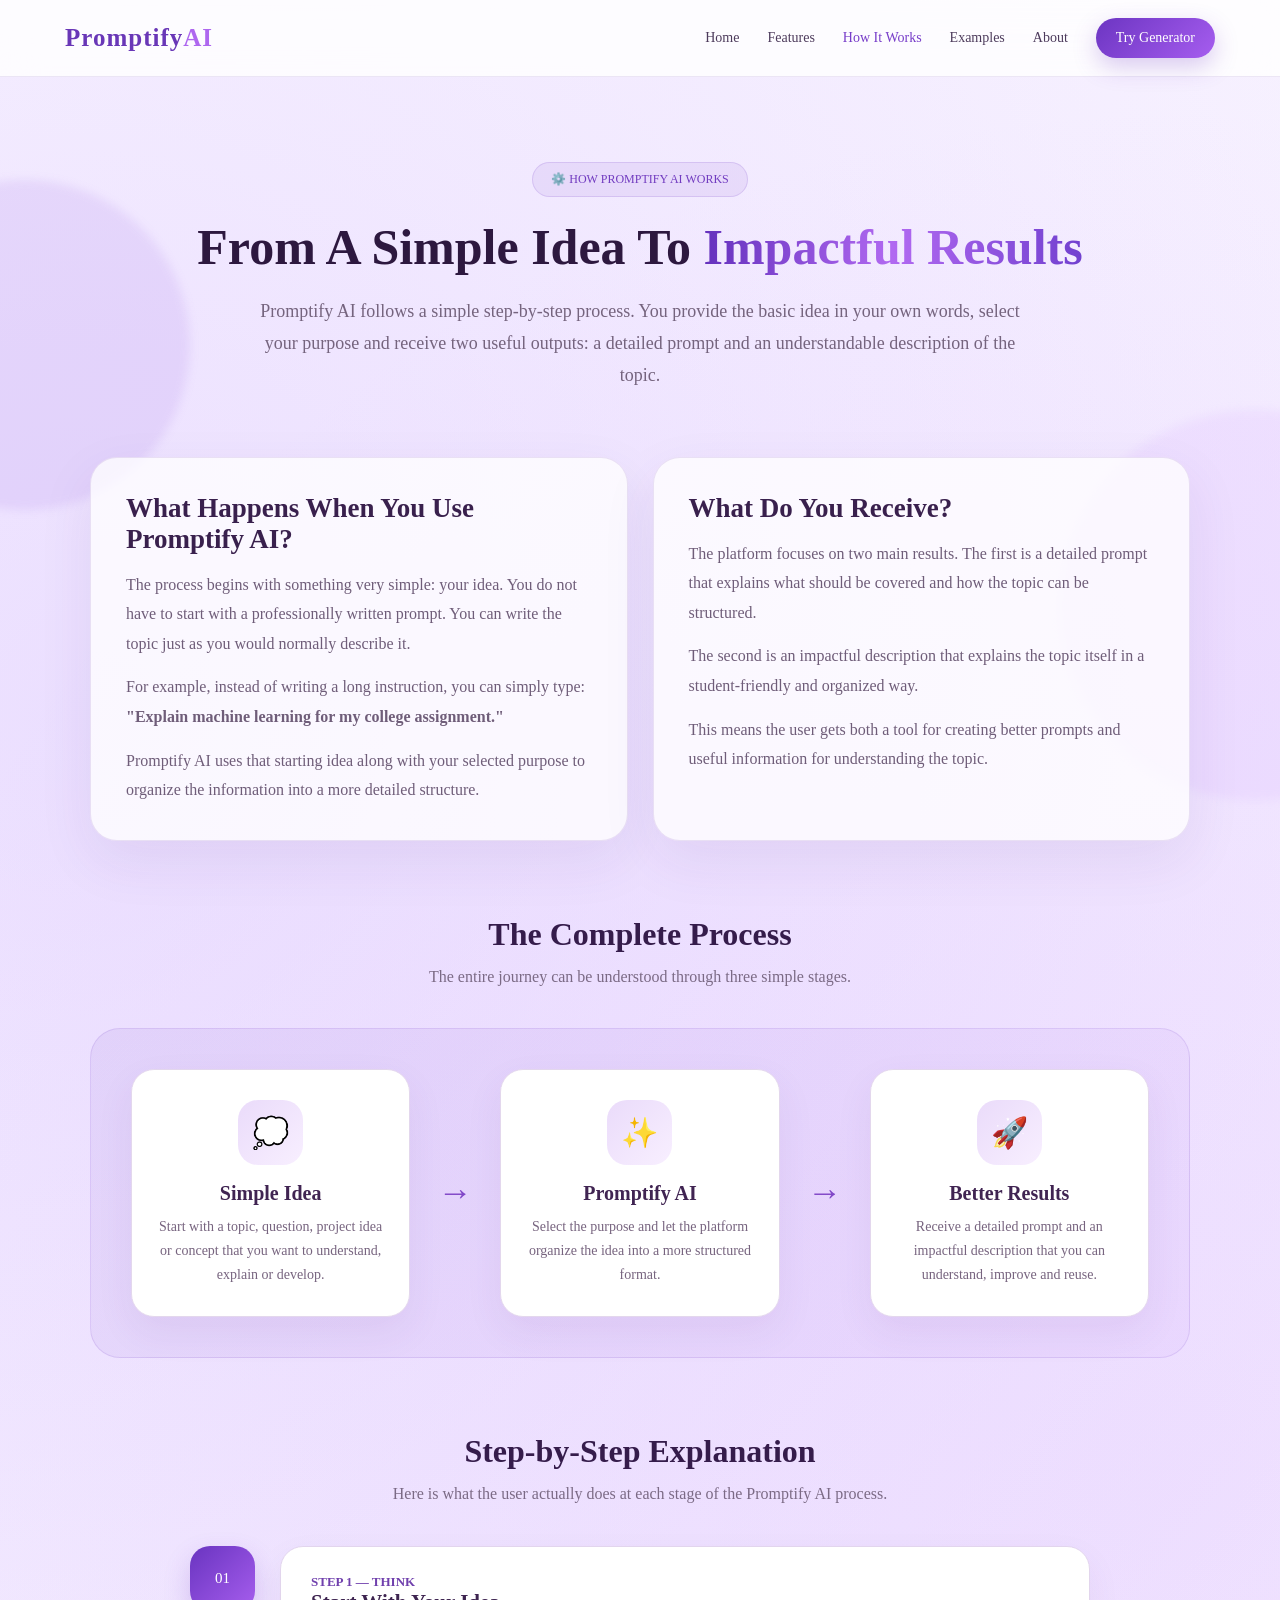
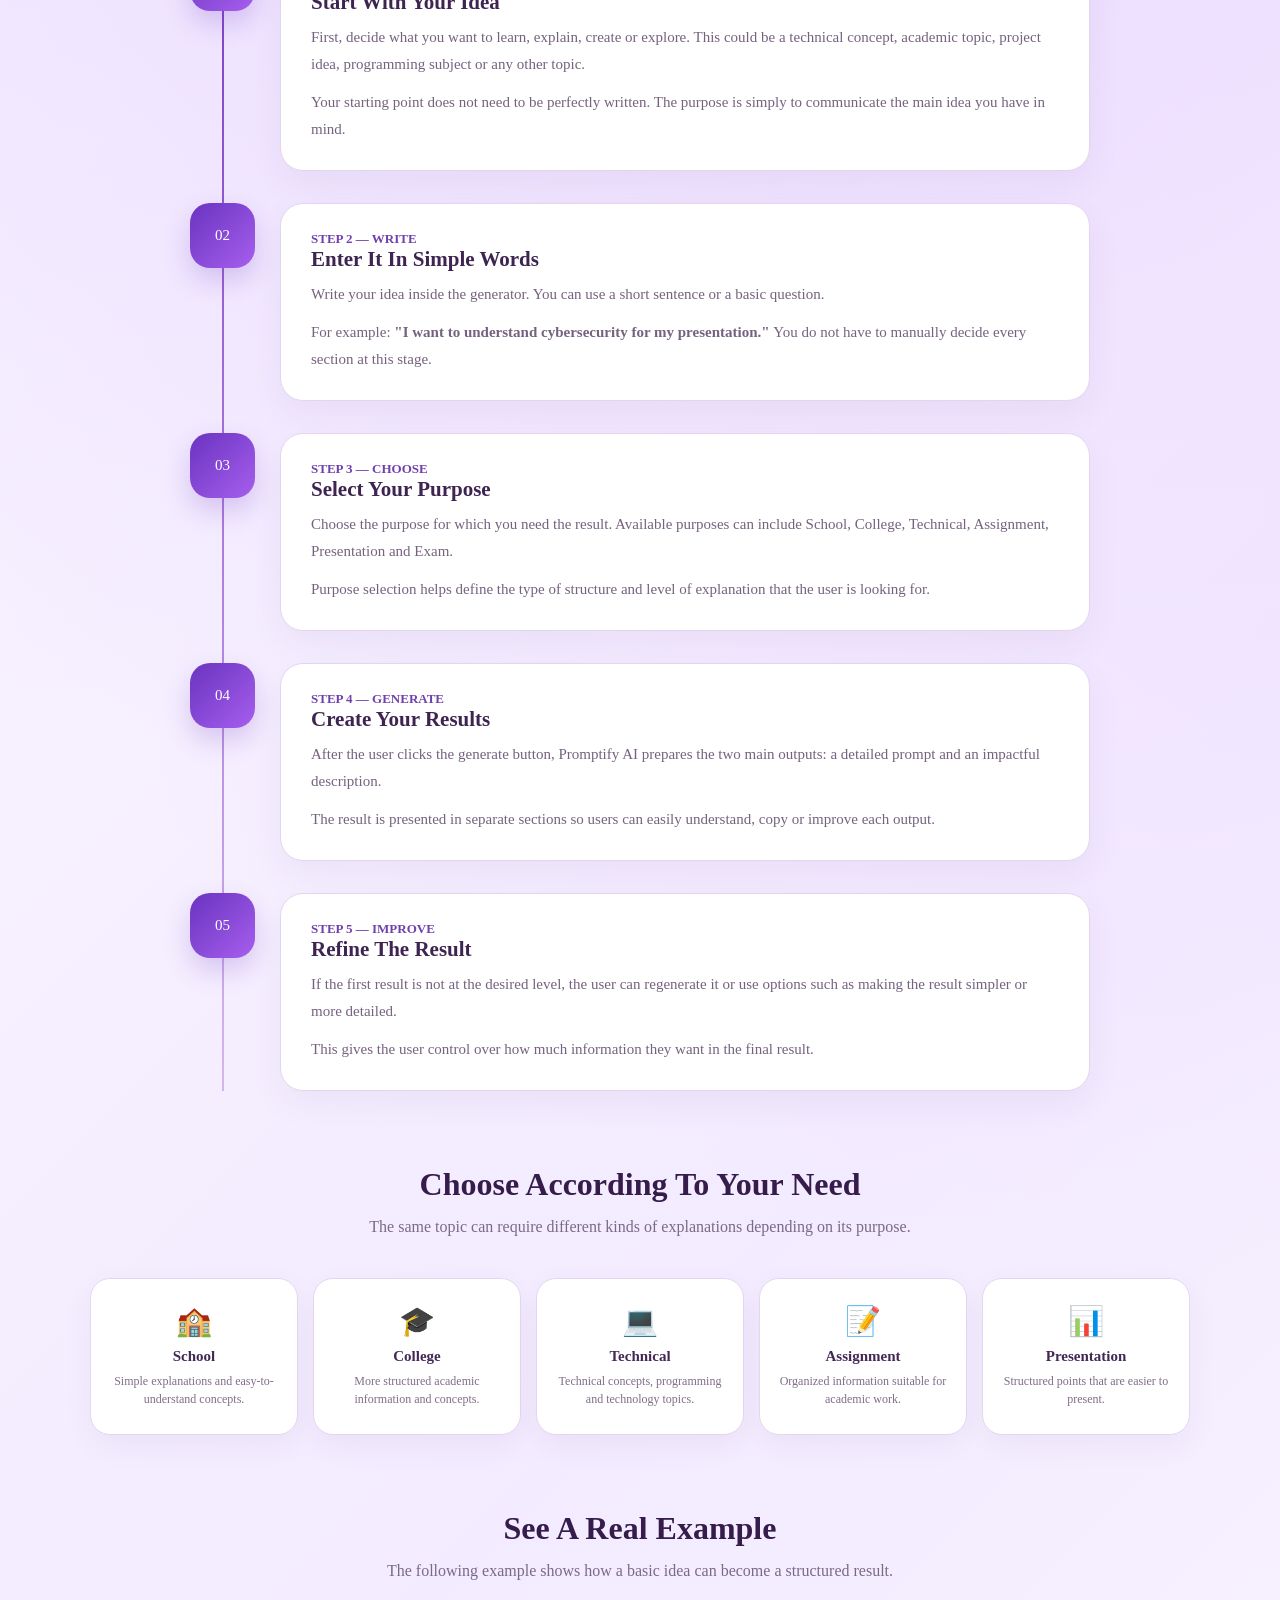
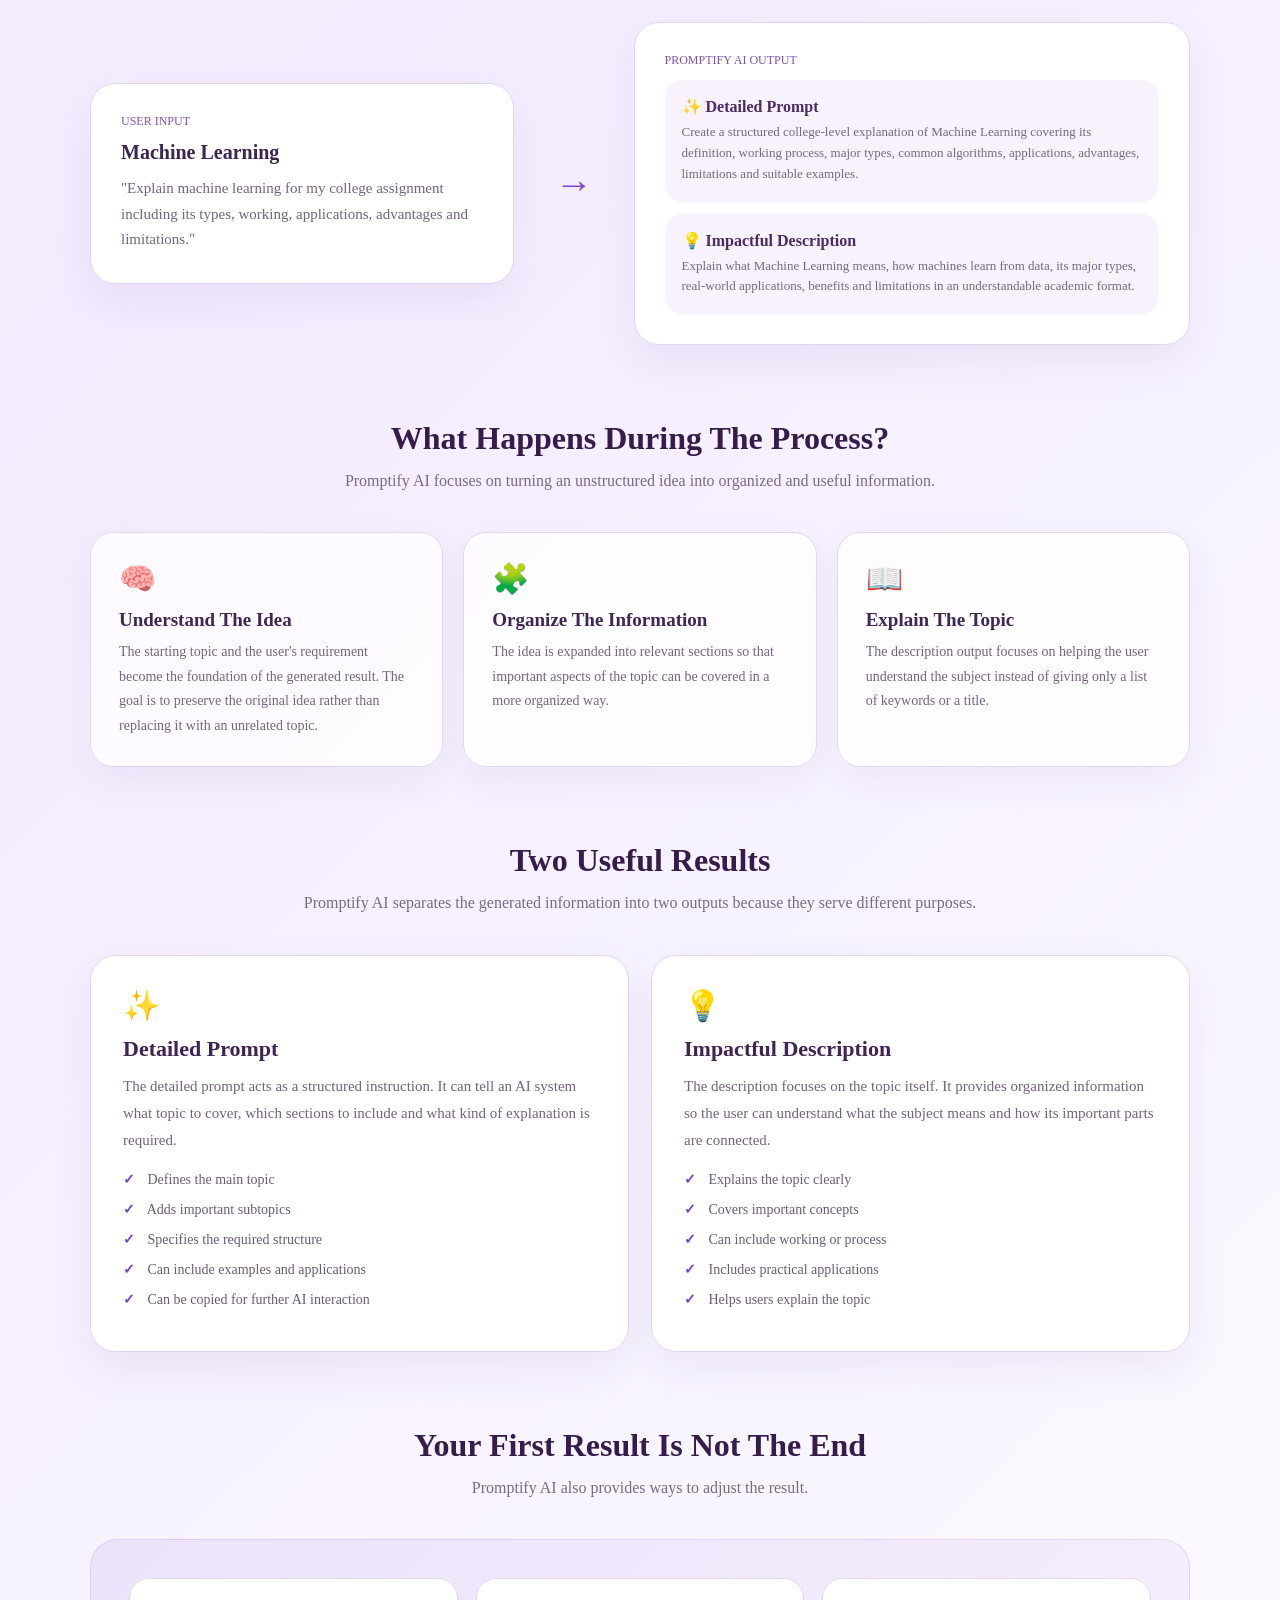
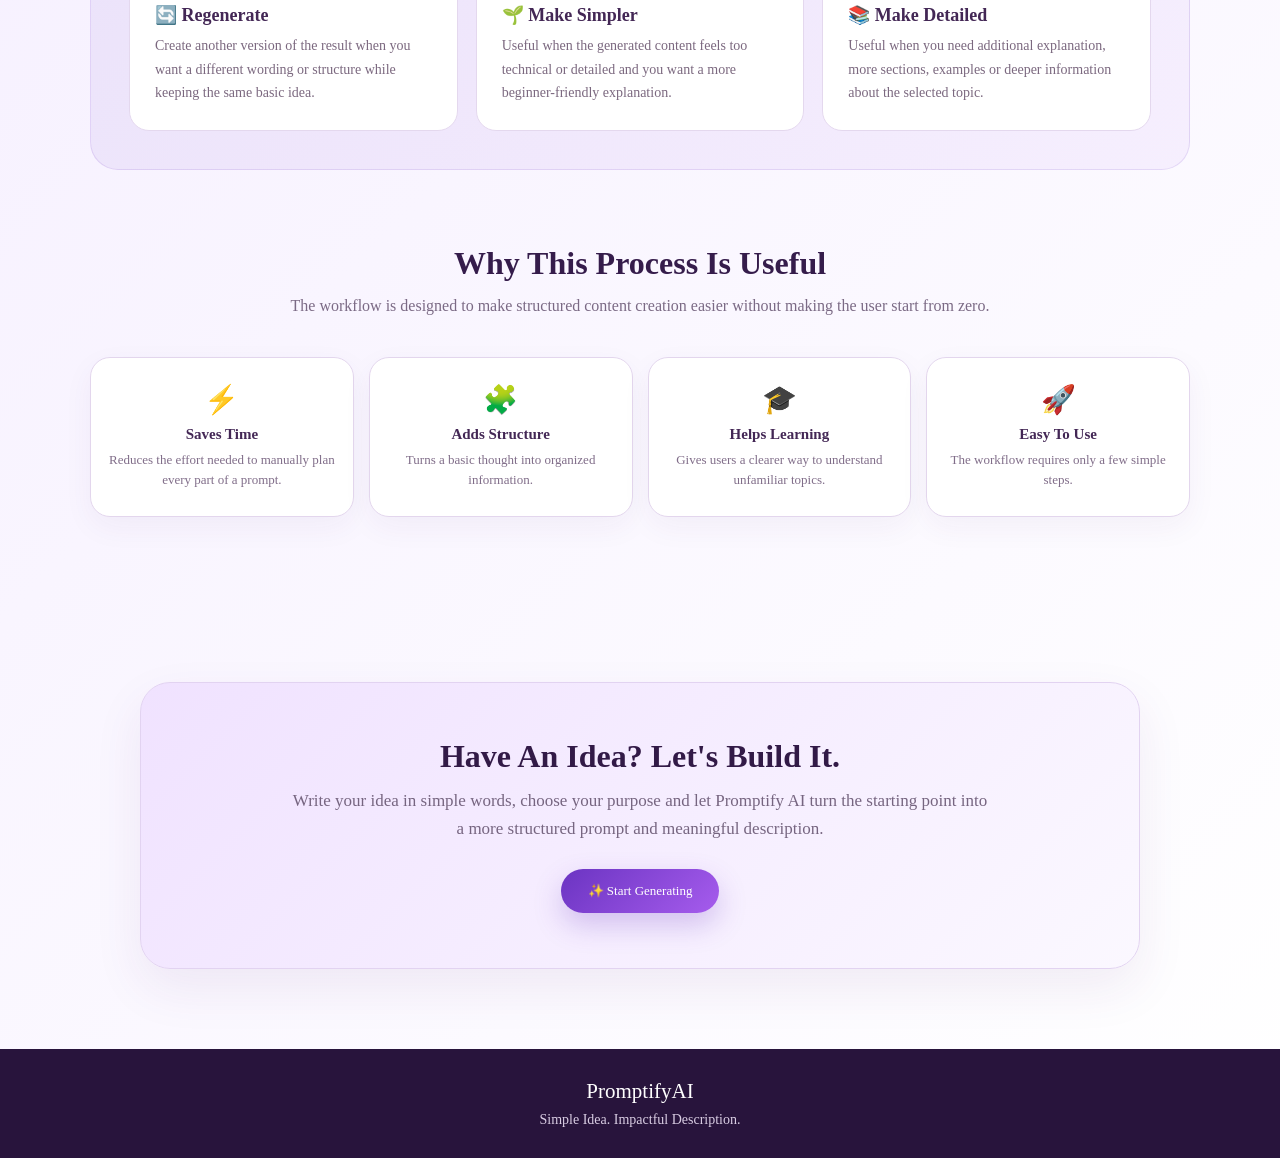
<file: how-it-works.html>
<!DOCTYPE html>
<html lang="en">
<head>
<meta charset="UTF-8">
<meta name="viewport" content="width=device-width, initial-scale=1.0">

<title>Promptify AI | How It Works</title>

<style>

*{
    margin:0;
    padding:0;
    box-sizing:border-box;
}

html{
    scroll-behavior:smooth;
}

body{
    font-family:"Times New Roman",serif;
    color:#2d193f;
    background:
        radial-gradient(circle at 8% 12%,rgba(174,125,255,.20),transparent 30%),
        radial-gradient(circle at 92% 25%,rgba(218,177,255,.22),transparent 30%),
        linear-gradient(135deg,#fcfaff,#f3ebff,#ffffff);
    min-height:100vh;
    overflow-x:hidden;
}

h1,h2,h3,h4,
.logo,
nav a,
button,
.badge{
    font-family:Algerian,"Times New Roman",serif;
}


/* =========================
   BACKGROUND
========================= */

.bg{
    position:fixed;
    border-radius:50%;
    z-index:-1;
    filter:blur(5px);
    animation:float 9s ease-in-out infinite;
}

.bg1{
    width:330px;
    height:330px;
    left:-140px;
    top:180px;
    background:rgba(133,76,220,.11);
}

.bg2{
    width:390px;
    height:390px;
    right:-170px;
    bottom:100px;
    background:rgba(207,150,255,.12);
    animation-delay:2s;
}

@keyframes float{

    0%,100%{
        transform:translate(0,0);
    }

    50%{
        transform:translate(25px,-30px);
    }

}


/* =========================
   NAVBAR
========================= */

header{
    position:sticky;
    top:0;
    z-index:1000;

    background:rgba(255,255,255,.82);
    backdrop-filter:blur(18px);

    border-bottom:1px solid rgba(111,65,169,.12);
}

.navbar{
    max-width:1200px;
    height:76px;
    margin:auto;
    padding:0 25px;

    display:flex;
    align-items:center;
    justify-content:space-between;
}

.logo{
    text-decoration:none;
    color:#6937b7;
    font-size:25px;
    font-weight:bold;
    letter-spacing:1px;
}

.logo span{
    color:#ae67ef;
}

nav{
    display:flex;
    align-items:center;
    gap:28px;
}

nav a{
    text-decoration:none;
    color:#4d3b5c;
    font-size:14px;
    transition:.3s;
}

nav a:hover,
nav a.active{
    color:#773dc9;
}

.nav-btn{
    color:white !important;
    padding:12px 20px;
    border-radius:30px;

    background:
        linear-gradient(
            135deg,
            #6c35c2,
            #a65def
        );

    box-shadow:
        0 9px 23px
        rgba(108,53,194,.25);
}

.nav-btn:hover{
    transform:translateY(-2px);
}


/* =========================
   HERO
========================= */

.hero{
    max-width:1000px;
    margin:auto;

    padding:85px 25px 55px;

    text-align:center;
}

.badge{
    display:inline-block;

    padding:9px 18px;

    border-radius:30px;

    background:rgba(118,65,200,.09);

    border:1px solid rgba(118,65,200,.16);

    color:#713bc0;

    font-size:12px;

    margin-bottom:22px;
}

.hero h1{
    color:#2d183f;

    font-size:50px;

    line-height:1.15;

    margin-bottom:18px;
}

.gradient{
    background:
        linear-gradient(
            90deg,
            #6431bd,
            #b169f1,
            #7140cf
        );

    -webkit-background-clip:text;
    -webkit-text-fill-color:transparent;
}

.hero p{
    max-width:790px;

    margin:auto;

    color:#75647e;

    font-size:18px;

    line-height:1.8;
}


/* =========================
   MAIN
========================= */

.main{
    max-width:1150px;
    margin:auto;
    padding:10px 25px 90px;
}

.section{
    margin-bottom:75px;
}

.section-title{
    text-align:center;
    margin-bottom:38px;
}

.section-title h2{
    color:#351c4b;
    font-size:32px;
    margin-bottom:10px;
}

.section-title p{
    max-width:760px;
    margin:auto;

    color:#7b6a85;
    font-size:16px;
    line-height:1.7;
}


/* =========================
   INTRO
========================= */

.intro{
    display:grid;
    grid-template-columns:1fr 1fr;
    gap:25px;
}

.intro-card{
    padding:35px;

    border-radius:27px;

    background:
        rgba(255,255,255,.77);

    border:1px solid rgba(120,74,178,.14);

    box-shadow:
        0 20px 55px
        rgba(81,43,126,.08);
}

.intro-card h2{
    color:#39204d;
    font-size:27px;
    margin-bottom:15px;
}

.intro-card p{
    color:#6f5d79;
    font-size:16px;
    line-height:1.85;
    margin-bottom:14px;
}

.intro-card p:last-child{
    margin-bottom:0;
}


/* =========================
   MAIN FLOW
========================= */

.flow-box{
    padding:40px;

    border-radius:30px;

    background:
        linear-gradient(
            135deg,
            rgba(109,53,194,.08),
            rgba(190,132,246,.08)
        );

    border:1px solid rgba(111,55,195,.13);
}

.flow{
    display:grid;

    grid-template-columns:
        1fr 70px 1fr 70px 1fr;

    align-items:center;
    gap:10px;
}

.flow-card{
    padding:30px 22px;

    text-align:center;

    background:white;

    border-radius:23px;

    border:1px solid #e3d7ed;

    box-shadow:
        0 15px 38px
        rgba(81,43,126,.07);

    transition:.35s;
}

.flow-card:hover{
    transform:translateY(-8px);
}

.flow-icon{
    width:65px;
    height:65px;

    margin:0 auto 17px;

    display:flex;
    align-items:center;
    justify-content:center;

    border-radius:20px;

    background:
        linear-gradient(
            135deg,
            #eadbfa,
            #f8efff
        );

    font-size:30px;
}

.flow-card h3{
    color:#402452;
    font-size:20px;
    margin-bottom:10px;
}

.flow-card p{
    color:#77647f;
    font-size:14px;
    line-height:1.7;
}

.flow-arrow{
    text-align:center;

    font-size:35px;

    color:#8147c8;

    animation:arrowMove 1.5s ease-in-out infinite;
}

@keyframes arrowMove{

    0%,100%{
        transform:translateX(0);
    }

    50%{
        transform:translateX(7px);
    }

}


/* =========================
   STEP TIMELINE
========================= */

.timeline{
    position:relative;

    max-width:900px;

    margin:auto;
}

.timeline::before{
    content:"";

    position:absolute;

    left:32px;

    top:0;
    bottom:0;

    width:2px;

    background:
        linear-gradient(
            #7b3fc5,
            #d6b5ef
        );
}

.step{
    position:relative;

    display:grid;

    grid-template-columns:65px 1fr;

    gap:25px;

    margin-bottom:32px;
}

.step:last-child{
    margin-bottom:0;
}

.step-number{
    width:65px;
    height:65px;

    border-radius:20px;

    display:flex;
    align-items:center;
    justify-content:center;

    color:white;

    background:
        linear-gradient(
            135deg,
            #6934c0,
            #a75eee
        );

    font-family:Algerian;

    font-size:15px;

    position:relative;

    z-index:2;

    box-shadow:
        0 12px 27px
        rgba(103,51,188,.22);
}

.step-content{
    padding:27px 30px;

    border-radius:23px;

    background:white;

    border:1px solid #e2d5ed;

    box-shadow:
        0 13px 35px
        rgba(81,43,126,.06);

    transition:.35s;
}

.step-content:hover{
    transform:translateX(6px);
}

.step-content h3{
    color:#3e2450;
    font-size:21px;
    margin-bottom:9px;
}

.step-content p{
    color:#75627f;
    font-size:15px;
    line-height:1.8;
    margin-bottom:11px;
}

.step-content p:last-child{
    margin-bottom:0;
}

.step-label{
    color:#7040ad;
    font-size:13px;
    font-weight:bold;
}


/* =========================
   PURPOSE
========================= */

.purpose-box{
    display:grid;

    grid-template-columns:
        repeat(5,1fr);

    gap:15px;
}

.purpose{
    padding:25px 14px;

    text-align:center;

    background:white;

    border-radius:20px;

    border:1px solid #e3d6ee;

    box-shadow:
        0 10px 30px
        rgba(81,43,126,.06);

    transition:.3s;
}

.purpose:hover{
    transform:translateY(-6px);
}

.purpose-icon{
    font-size:29px;
    margin-bottom:10px;
}

.purpose h4{
    color:#432755;
    font-size:15px;
    margin-bottom:7px;
}

.purpose p{
    color:#806d89;
    font-size:12px;
    line-height:1.55;
}


/* =========================
   REAL EXAMPLE
========================= */

.demo{
    display:grid;

    grid-template-columns:.8fr .15fr 1.05fr;

    gap:20px;

    align-items:center;
}

.demo-input,
.demo-output{
    padding:30px;

    border-radius:25px;

    background:white;

    border:1px solid #e2d5ed;

    box-shadow:
        0 17px 42px
        rgba(81,43,126,.07);
}

.demo-label{
    color:#8150b7;

    font-family:Algerian;

    font-size:12px;

    margin-bottom:12px;
}

.demo-input h3{
    color:#3c2350;

    font-size:20px;

    margin-bottom:12px;
}

.demo-input p{
    color:#75637f;

    line-height:1.7;

    font-size:15px;
}

.demo-arrow{
    text-align:center;

    font-size:38px;

    color:#8248c9;
}

.output-item{
    padding:17px;

    border-radius:17px;

    background:#f8f2fc;

    margin-bottom:12px;
}

.output-item:last-child{
    margin-bottom:0;
}

.output-item h4{
    color:#4c2a64;

    font-size:16px;

    margin-bottom:6px;
}

.output-item p{
    color:#796780;

    font-size:13px;

    line-height:1.6;
}


/* =========================
   WHAT HAPPENS INSIDE
========================= */

.inside-grid{
    display:grid;

    grid-template-columns:
        repeat(3,1fr);

    gap:20px;
}

.inside-card{
    padding:28px;

    border-radius:23px;

    background:
        rgba(255,255,255,.78);

    border:1px solid #e3d7ed;

    box-shadow:
        0 14px 38px
        rgba(81,43,126,.06);

    transition:.3s;
}

.inside-card:hover{
    transform:translateY(-7px);
}

.inside-icon{
    font-size:30px;
    margin-bottom:13px;
}

.inside-card h3{
    color:#412654;
    font-size:19px;
    margin-bottom:9px;
}

.inside-card p{
    color:#77647f;
    font-size:14px;
    line-height:1.75;
}


/* =========================
   RESULTS
========================= */

.results{
    display:grid;

    grid-template-columns:1fr 1fr;

    gap:22px;
}

.result-card{
    padding:32px;

    border-radius:25px;

    background:white;

    border:1px solid #e2d5ed;

    box-shadow:
        0 17px 43px
        rgba(81,43,126,.07);
}

.result-icon{
    font-size:30px;
    margin-bottom:13px;
}

.result-card h3{
    color:#402452;
    font-size:22px;
    margin-bottom:11px;
}

.result-card p{
    color:#75627e;
    font-size:15px;
    line-height:1.8;
    margin-bottom:15px;
}

.result-card ul{
    list-style:none;
}

.result-card li{
    color:#6d5b76;
    font-size:14px;
    margin-bottom:9px;
    line-height:1.5;
}

.result-card li::before{
    content:"✓";
    color:#7540c6;
    font-weight:bold;
    margin-right:9px;
}


/* =========================
   IMPROVE
========================= */

.improve{
    padding:38px;

    border-radius:28px;

    background:
        linear-gradient(
            135deg,
            rgba(108,52,193,.08),
            rgba(184,125,241,.08)
        );

    border:1px solid rgba(111,55,195,.13);
}

.improve-grid{
    display:grid;

    grid-template-columns:
        repeat(3,1fr);

    gap:18px;
}

.improve-card{
    padding:25px;

    background:white;

    border-radius:20px;

    border:1px solid #e4d8ee;

    transition:.3s;
}

.improve-card:hover{
    transform:translateY(-5px);
}

.improve-card h3{
    color:#432755;

    font-size:18px;

    margin-bottom:8px;
}

.improve-card p{
    color:#7b687f;

    font-size:14px;

    line-height:1.7;
}


/* =========================
   BENEFITS
========================= */

.benefits{
    display:grid;

    grid-template-columns:
        repeat(4,1fr);

    gap:15px;
}

.benefit{
    padding:25px 17px;

    text-align:center;

    background:white;

    border-radius:20px;

    border:1px solid #e3d6ed;

    box-shadow:
        0 10px 30px
        rgba(81,43,126,.05);
}

.benefit-icon{
    font-size:28px;
    margin-bottom:10px;
}

.benefit h4{
    color:#432755;
    font-size:15px;
    margin-bottom:7px;
}

.benefit p{
    color:#806d89;
    font-size:13px;
    line-height:1.55;
}


/* =========================
   CTA
========================= */

.cta{
    max-width:1000px;

    margin:0 auto 80px;

    padding:55px 25px;

    text-align:center;

    border-radius:30px;

    background:
        linear-gradient(
            135deg,
            #f0e2ff,
            #fbf8ff
        );

    border:1px solid #e2d3f1;

    box-shadow:
        0 20px 50px
        rgba(83,43,127,.08);
}

.cta h2{
    color:#321a47;
    font-size:32px;
    margin-bottom:12px;
}

.cta p{
    max-width:700px;

    margin:0 auto 25px;

    color:#766580;

    font-size:17px;

    line-height:1.7;
}

.cta-btn{
    display:inline-block;

    text-decoration:none;

    color:white;

    padding:14px 27px;

    border-radius:30px;

    background:
        linear-gradient(
            135deg,
            #6b34c2,
            #a65ced
        );

    font-family:Algerian;

    font-size:13px;

    box-shadow:
        0 12px 28px
        rgba(105,52,190,.25);

    transition:.3s;
}

.cta-btn:hover{
    transform:translateY(-3px);
}


/* =========================
   FOOTER
========================= */

footer{
    background:#28143c;

    color:#d9cde3;

    text-align:center;

    padding:30px 20px;
}

.footer-logo{
    color:white;

    font-family:Algerian;

    font-size:21px;

    margin-bottom:8px;
}

footer p{
    font-size:14px;
}


/* =========================
   RESPONSIVE
========================= */

@media(max-width:950px){

    .intro,
    .demo,
    .results{
        grid-template-columns:1fr;
    }

    .flow{
        grid-template-columns:1fr;
    }

    .flow-arrow{
        transform:rotate(90deg);
    }

    .purpose-box{
        grid-template-columns:
            repeat(3,1fr);
    }

    .inside-grid,
    .improve-grid{
        grid-template-columns:
            repeat(2,1fr);
    }

    .benefits{
        grid-template-columns:
            repeat(2,1fr);
    }

}

@media(max-width:650px){

    nav a{
        display:none;
    }

    nav a.nav-btn{
        display:block;
    }

    .hero{
        padding-top:55px;
    }

    .hero h1{
        font-size:35px;
    }

    .hero p{
        font-size:16px;
    }

    .flow-box,
    .intro-card,
    .improve{
        padding:25px;
    }

    .purpose-box,
    .inside-grid,
    .improve-grid,
    .benefits{
        grid-template-columns:1fr;
    }

    .step{
        grid-template-columns:52px 1fr;
        gap:15px;
    }

    .step-number{
        width:52px;
        height:52px;
    }

    .timeline::before{
        left:25px;
    }

    .step-content{
        padding:23px 20px;
    }

    .section-title h2{
        font-size:27px;
    }

}


/* =========================
   SCROLLBAR
========================= */

::-webkit-scrollbar{
    width:8px;
}

::-webkit-scrollbar-track{
    background:#f3ebfa;
}

::-webkit-scrollbar-thumb{
    background:#b184d8;
    border-radius:20px;
}

</style>
</head>


<body>

<div class="bg bg1"></div>
<div class="bg bg2"></div>


<!-- =========================
     NAVBAR
========================= -->

<header>

<div class="navbar">

    <a href="index.html" class="logo">
        Promptify<span>AI</span>
    </a>

    <nav>

        <a href="index.html">
            Home
        </a>

        <a href="features.html">
            Features
        </a>

        <a href="how-it-works.html" class="active">
            How It Works
        </a>

        <a href="examples.html">
            Examples
        </a>

        <a href="about.html">
            About
        </a>

        <a href="generator.html" class="nav-btn">
            Try Generator
        </a>

    </nav>

</div>

</header>



<!-- =========================
     HERO
========================= -->

<section class="hero">

    <div class="badge">
        ⚙️ HOW PROMPTIFY AI WORKS
    </div>

    <h1>
        From A Simple Idea To
        <span class="gradient">
            Impactful Results
        </span>
    </h1>

    <p>
        Promptify AI follows a simple step-by-step process.
        You provide the basic idea in your own words, select
        your purpose and receive two useful outputs: a detailed
        prompt and an understandable description of the topic.
    </p>

</section>



<main class="main">


<!-- =========================
     BASIC EXPLANATION
========================= -->

<section class="section">

    <div class="intro">


        <div class="intro-card">

            <h2>
                What Happens When You Use Promptify AI?
            </h2>

            <p>
                The process begins with something very simple:
                your idea. You do not have to start with a
                professionally written prompt. You can write
                the topic just as you would normally describe it.
            </p>

            <p>
                For example, instead of writing a long instruction,
                you can simply type:
                <strong>
                    "Explain machine learning for my college assignment."
                </strong>
            </p>

            <p>
                Promptify AI uses that starting idea along with
                your selected purpose to organize the information
                into a more detailed structure.
            </p>

        </div>


        <div class="intro-card">

            <h2>
                What Do You Receive?
            </h2>

            <p>
                The platform focuses on two main results. The
                first is a detailed prompt that explains what
                should be covered and how the topic can be
                structured.
            </p>

            <p>
                The second is an impactful description that
                explains the topic itself in a student-friendly
                and organized way.
            </p>

            <p>
                This means the user gets both a tool for creating
                better prompts and useful information for
                understanding the topic.
            </p>

        </div>

    </div>

</section>



<!-- =========================
     MAIN FLOW
========================= -->

<section class="section">

    <div class="section-title">

        <h2>
            The Complete Process
        </h2>

        <p>
            The entire journey can be understood through three
            simple stages.
        </p>

    </div>


    <div class="flow-box">

        <div class="flow">


            <div class="flow-card">

                <div class="flow-icon">
                    💭
                </div>

                <h3>
                    Simple Idea
                </h3>

                <p>
                    Start with a topic, question, project idea
                    or concept that you want to understand,
                    explain or develop.
                </p>

            </div>


            <div class="flow-arrow">
                →
            </div>


            <div class="flow-card">

                <div class="flow-icon">
                    ✨
                </div>

                <h3>
                    Promptify AI
                </h3>

                <p>
                    Select the purpose and let the platform
                    organize the idea into a more structured
                    format.
                </p>

            </div>


            <div class="flow-arrow">
                →
            </div>


            <div class="flow-card">

                <div class="flow-icon">
                    🚀
                </div>

                <h3>
                    Better Results
                </h3>

                <p>
                    Receive a detailed prompt and an impactful
                    description that you can understand,
                    improve and reuse.
                </p>

            </div>


        </div>

    </div>

</section>



<!-- =========================
     FOUR STEPS
========================= -->

<section class="section">

    <div class="section-title">

        <h2>
            Step-by-Step Explanation
        </h2>

        <p>
            Here is what the user actually does at each stage
            of the Promptify AI process.
        </p>

    </div>


    <div class="timeline">


        <!-- STEP 1 -->

        <div class="step">

            <div class="step-number">
                01
            </div>

            <div class="step-content">

                <div class="step-label">
                    STEP 1 — THINK
                </div>

                <h3>
                    Start With Your Idea
                </h3>

                <p>
                    First, decide what you want to learn, explain,
                    create or explore. This could be a technical
                    concept, academic topic, project idea,
                    programming subject or any other topic.
                </p>

                <p>
                    Your starting point does not need to be
                    perfectly written. The purpose is simply to
                    communicate the main idea you have in mind.
                </p>

            </div>

        </div>



        <!-- STEP 2 -->

        <div class="step">

            <div class="step-number">
                02
            </div>

            <div class="step-content">

                <div class="step-label">
                    STEP 2 — WRITE
                </div>

                <h3>
                    Enter It In Simple Words
                </h3>

                <p>
                    Write your idea inside the generator. You can
                    use a short sentence or a basic question.
                </p>

                <p>
                    For example:
                    <strong>
                        "I want to understand cybersecurity for
                        my presentation."
                    </strong>
                    You do not have to manually decide every
                    section at this stage.
                </p>

            </div>

        </div>



        <!-- STEP 3 -->

        <div class="step">

            <div class="step-number">
                03
            </div>

            <div class="step-content">

                <div class="step-label">
                    STEP 3 — CHOOSE
                </div>

                <h3>
                    Select Your Purpose
                </h3>

                <p>
                    Choose the purpose for which you need the
                    result. Available purposes can include School,
                    College, Technical, Assignment, Presentation
                    and Exam.
                </p>

                <p>
                    Purpose selection helps define the type of
                    structure and level of explanation that the
                    user is looking for.
                </p>

            </div>

        </div>



        <!-- STEP 4 -->

        <div class="step">

            <div class="step-number">
                04
            </div>

            <div class="step-content">

                <div class="step-label">
                    STEP 4 — GENERATE
                </div>

                <h3>
                    Create Your Results
                </h3>

                <p>
                    After the user clicks the generate button,
                    Promptify AI prepares the two main outputs:
                    a detailed prompt and an impactful description.
                </p>

                <p>
                    The result is presented in separate sections
                    so users can easily understand, copy or improve
                    each output.
                </p>

            </div>

        </div>



        <!-- STEP 5 -->

        <div class="step">

            <div class="step-number">
                05
            </div>

            <div class="step-content">

                <div class="step-label">
                    STEP 5 — IMPROVE
                </div>

                <h3>
                    Refine The Result
                </h3>

                <p>
                    If the first result is not at the desired
                    level, the user can regenerate it or use
                    options such as making the result simpler
                    or more detailed.
                </p>

                <p>
                    This gives the user control over how much
                    information they want in the final result.
                </p>

            </div>

        </div>


    </div>

</section>



<!-- =========================
     PURPOSE
========================= -->

<section class="section">

    <div class="section-title">

        <h2>
            Choose According To Your Need
        </h2>

        <p>
            The same topic can require different kinds of
            explanations depending on its purpose.
        </p>

    </div>


    <div class="purpose-box">


        <div class="purpose">

            <div class="purpose-icon">
                🏫
            </div>

            <h4>
                School
            </h4>

            <p>
                Simple explanations and easy-to-understand
                concepts.
            </p>

        </div>


        <div class="purpose">

            <div class="purpose-icon">
                🎓
            </div>

            <h4>
                College
            </h4>

            <p>
                More structured academic information and concepts.
            </p>

        </div>


        <div class="purpose">

            <div class="purpose-icon">
                💻
            </div>

            <h4>
                Technical
            </h4>

            <p>
                Technical concepts, programming and technology topics.
            </p>

        </div>


        <div class="purpose">

            <div class="purpose-icon">
                📝
            </div>

            <h4>
                Assignment
            </h4>

            <p>
                Organized information suitable for academic work.
            </p>

        </div>


        <div class="purpose">

            <div class="purpose-icon">
                📊
            </div>

            <h4>
                Presentation
            </h4>

            <p>
                Structured points that are easier to present.
            </p>

        </div>

    </div>

</section>



<!-- =========================
     REAL EXAMPLE
========================= -->

<section class="section">

    <div class="section-title">

        <h2>
            See A Real Example
        </h2>

        <p>
            The following example shows how a basic idea can
            become a structured result.
        </p>

    </div>


    <div class="demo">


        <div class="demo-input">

            <div class="demo-label">
                USER INPUT
            </div>

            <h3>
                Machine Learning
            </h3>

            <p>
                "Explain machine learning for my college assignment
                including its types, working, applications,
                advantages and limitations."
            </p>

        </div>


        <div class="demo-arrow">
            →
        </div>


        <div class="demo-output">

            <div class="demo-label">
                PROMPTIFY AI OUTPUT
            </div>


            <div class="output-item">

                <h4>
                    ✨ Detailed Prompt
                </h4>

                <p>
                    Create a structured college-level explanation
                    of Machine Learning covering its definition,
                    working process, major types, common algorithms,
                    applications, advantages, limitations and
                    suitable examples.
                </p>

            </div>


            <div class="output-item">

                <h4>
                    💡 Impactful Description
                </h4>

                <p>
                    Explain what Machine Learning means, how
                    machines learn from data, its major types,
                    real-world applications, benefits and
                    limitations in an understandable academic format.
                </p>

            </div>

        </div>

    </div>

</section>



<!-- =========================
     WHAT HAPPENS
========================= -->

<section class="section">

    <div class="section-title">

        <h2>
            What Happens During The Process?
        </h2>

        <p>
            Promptify AI focuses on turning an unstructured idea
            into organized and useful information.
        </p>

    </div>


    <div class="inside-grid">


        <div class="inside-card">

            <div class="inside-icon">
                🧠
            </div>

            <h3>
                Understand The Idea
            </h3>

            <p>
                The starting topic and the user's requirement
                become the foundation of the generated result.
                The goal is to preserve the original idea rather
                than replacing it with an unrelated topic.
            </p>

        </div>


        <div class="inside-card">

            <div class="inside-icon">
                🧩
            </div>

            <h3>
                Organize The Information
            </h3>

            <p>
                The idea is expanded into relevant sections so
                that important aspects of the topic can be covered
                in a more organized way.
            </p>

        </div>


        <div class="inside-card">

            <div class="inside-icon">
                📖
            </div>

            <h3>
                Explain The Topic
            </h3>

            <p>
                The description output focuses on helping the user
                understand the subject instead of giving only a
                list of keywords or a title.
            </p>

        </div>

    </div>

</section>



<!-- =========================
     TWO OUTPUTS
========================= -->

<section class="section">

    <div class="section-title">

        <h2>
            Two Useful Results
        </h2>

        <p>
            Promptify AI separates the generated information
            into two outputs because they serve different purposes.
        </p>

    </div>


    <div class="results">


        <div class="result-card">

            <div class="result-icon">
                ✨
            </div>

            <h3>
                Detailed Prompt
            </h3>

            <p>
                The detailed prompt acts as a structured instruction.
                It can tell an AI system what topic to cover,
                which sections to include and what kind of
                explanation is required.
            </p>

            <ul>

                <li>
                    Defines the main topic
                </li>

                <li>
                    Adds important subtopics
                </li>

                <li>
                    Specifies the required structure
                </li>

                <li>
                    Can include examples and applications
                </li>

                <li>
                    Can be copied for further AI interaction
                </li>

            </ul>

        </div>


        <div class="result-card">

            <div class="result-icon">
                💡
            </div>

            <h3>
                Impactful Description
            </h3>

            <p>
                The description focuses on the topic itself.
                It provides organized information so the user
                can understand what the subject means and how
                its important parts are connected.
            </p>

            <ul>

                <li>
                    Explains the topic clearly
                </li>

                <li>
                    Covers important concepts
                </li>

                <li>
                    Can include working or process
                </li>

                <li>
                    Includes practical applications
                </li>

                <li>
                    Helps users explain the topic
                </li>

            </ul>

        </div>

    </div>

</section>



<!-- =========================
     IMPROVEMENT
========================= -->

<section class="section">

    <div class="section-title">

        <h2>
            Your First Result Is Not The End
        </h2>

        <p>
            Promptify AI also provides ways to adjust the result.
        </p>

    </div>


    <div class="improve">

        <div class="improve-grid">


            <div class="improve-card">

                <h3>
                    🔄 Regenerate
                </h3>

                <p>
                    Create another version of the result when
                    you want a different wording or structure
                    while keeping the same basic idea.
                </p>

            </div>


            <div class="improve-card">

                <h3>
                    🌱 Make Simpler
                </h3>

                <p>
                    Useful when the generated content feels too
                    technical or detailed and you want a more
                    beginner-friendly explanation.
                </p>

            </div>


            <div class="improve-card">

                <h3>
                    📚 Make Detailed
                </h3>

                <p>
                    Useful when you need additional explanation,
                    more sections, examples or deeper information
                    about the selected topic.
                </p>

            </div>

        </div>

    </div>

</section>



<!-- =========================
     BENEFITS
========================= -->

<section class="section">

    <div class="section-title">

        <h2>
            Why This Process Is Useful
        </h2>

        <p>
            The workflow is designed to make structured content
            creation easier without making the user start from zero.
        </p>

    </div>


    <div class="benefits">


        <div class="benefit">

            <div class="benefit-icon">
                ⚡
            </div>

            <h4>
                Saves Time
            </h4>

            <p>
                Reduces the effort needed to manually plan
                every part of a prompt.
            </p>

        </div>


        <div class="benefit">

            <div class="benefit-icon">
                🧩
            </div>

            <h4>
                Adds Structure
            </h4>

            <p>
                Turns a basic thought into organized information.
            </p>

        </div>


        <div class="benefit">

            <div class="benefit-icon">
                🎓
            </div>

            <h4>
                Helps Learning
            </h4>

            <p>
                Gives users a clearer way to understand
                unfamiliar topics.
            </p>

        </div>


        <div class="benefit">

            <div class="benefit-icon">
                🚀
            </div>

            <h4>
                Easy To Use
            </h4>

            <p>
                The workflow requires only a few simple steps.
            </p>

        </div>

    </div>

</section>

</main>



<!-- =========================
     CTA
========================= -->

<section class="cta">

    <h2>
        Have An Idea? Let's Build It.
    </h2>

    <p>
        Write your idea in simple words, choose your purpose
        and let Promptify AI turn the starting point into a
        more structured prompt and meaningful description.
    </p>

    <a href="generator.html" class="cta-btn">
        ✨ Start Generating
    </a>

</section>



<!-- =========================
     FOOTER
========================= -->

<footer>

    <div class="footer-logo">
        PromptifyAI
    </div>

    <p>
        Simple Idea. Impactful Description.
    </p>

</footer>



<script>

/* =========================
   SCROLL ANIMATION
========================= */

const cards =
document.querySelectorAll(
    ".flow-card, .step-content, .purpose, .inside-card, .result-card, .improve-card, .benefit"
);

const observer =
new IntersectionObserver(

    function(entries){

        entries.forEach(function(entry){

            if(entry.isIntersecting){

                entry.target.style.opacity="1";

                entry.target.style.transform=
                    "translateY(0)";

            }

        });

    },

    {
        threshold:.12
    }

);


cards.forEach(function(card){

    card.style.opacity="0";

    card.style.transform="translateY(25px)";

    card.style.transition=
        "opacity .7s ease, transform .7s ease";

    observer.observe(card);

});


/* =========================
   CARD HOVER
========================= */

document.querySelectorAll(
    ".flow-card, .inside-card, .result-card"
).forEach(function(card){

    card.addEventListener(
        "mousemove",
        function(e){

            const rect =
                card.getBoundingClientRect();

            const x =
                e.clientX - rect.left;

            const y =
                e.clientY - rect.top;

            const rotateX =
                ((y / rect.height)-.5)*-1.3;

            const rotateY =
                ((x / rect.width)-.5)*1.3;

            card.style.transform =
                `perspective(800px)
                 rotateX(${rotateX}deg)
                 rotateY(${rotateY}deg)
                 translateY(-5px)`;

        }
    );


    card.addEventListener(
        "mouseleave",
        function(){

            card.style.transform=
                "translateY(-5px)";

        }
    );

});

</script>

</body>
</html>
</file>
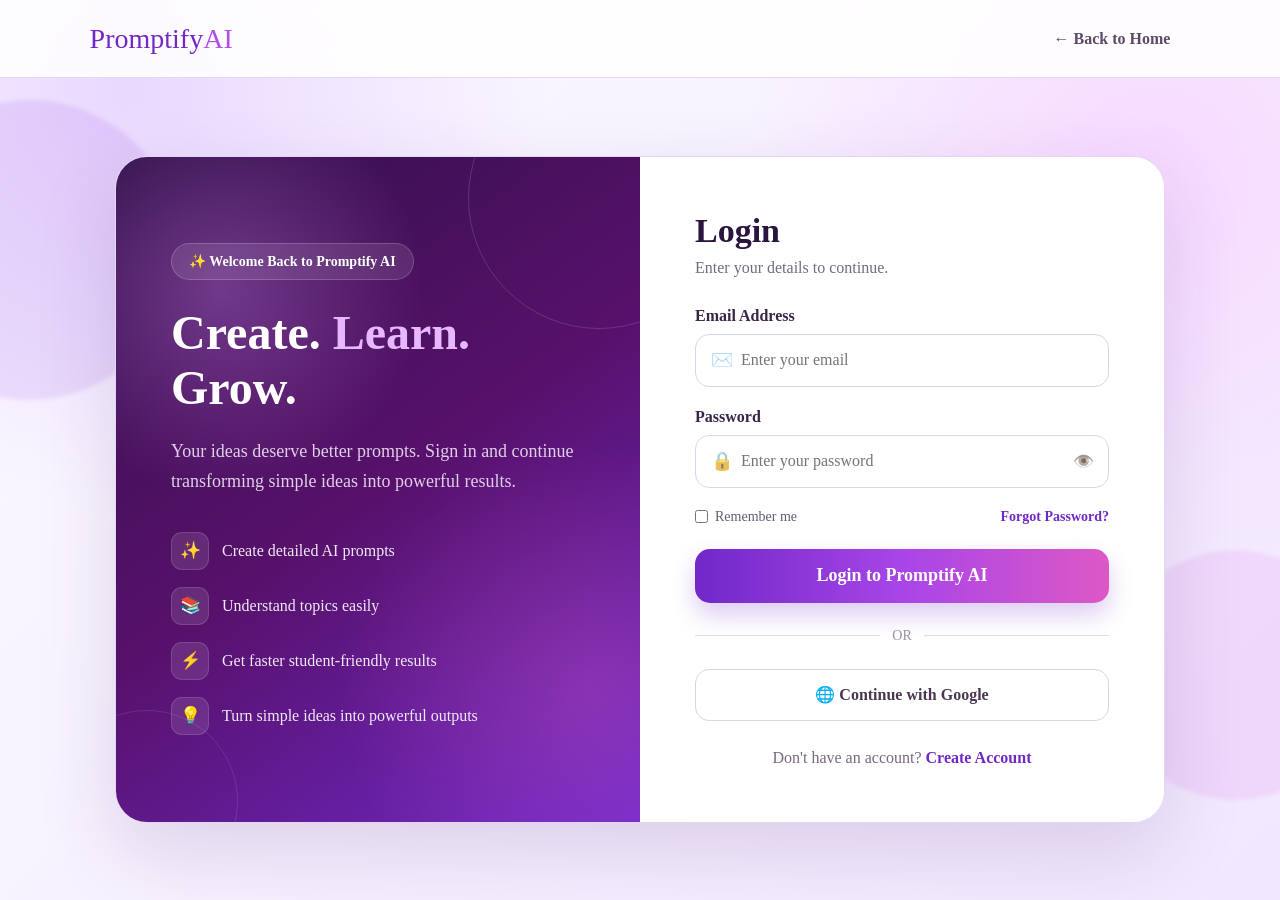
<file: login.html>
<!DOCTYPE html>
<html lang="en">

<head>

    <meta charset="UTF-8">

    <meta name="viewport" content="width=device-width, initial-scale=1.0">

    <title>Promptify AI | Login</title>

    <style>

        /* =========================
           RESET
        ========================= */

        * {
            margin: 0;
            padding: 0;
            box-sizing: border-box;
        }


        html {
            scroll-behavior: smooth;
        }


        body {
            min-height: 100vh;

            font-family: "Times New Roman", serif;

            color: #29153d;

            background:
                radial-gradient(
                    circle at 10% 10%,
                    #e9d8ff,
                    transparent 30%
                ),

                radial-gradient(
                    circle at 90% 20%,
                    #f7d9ff,
                    transparent 30%
                ),

                linear-gradient(
                    135deg,
                    #fcfaff,
                    #f1e8ff
                );

            overflow-x: hidden;
        }


        /* =========================
           ANIMATED BACKGROUND
        ========================= */

        .background-circle {
            position: fixed;

            border-radius: 50%;

            filter: blur(2px);

            pointer-events: none;

            z-index: -1;
        }


        .circle-one {
            width: 300px;
            height: 300px;

            background: rgba(150, 75, 220, 0.13);

            top: 100px;
            left: -120px;

            animation: floatOne 8s infinite ease-in-out;
        }


        .circle-two {
            width: 250px;
            height: 250px;

            background: rgba(220, 95, 220, 0.13);

            right: -80px;
            bottom: 100px;

            animation: floatTwo 9s infinite ease-in-out;
        }


        @keyframes floatOne {

            0%,
            100% {
                transform: translateY(0);
            }

            50% {
                transform: translateY(40px);
            }

        }


        @keyframes floatTwo {

            0%,
            100% {
                transform: translateY(0);
            }

            50% {
                transform: translateY(-35px);
            }

        }


        /* =========================
           NAVBAR
        ========================= */

        .navbar {
            height: 78px;

            padding: 0 7%;

            display: flex;

            align-items: center;

            justify-content: space-between;

            background: rgba(255, 255, 255, 0.88);

            backdrop-filter: blur(15px);

            border-bottom: 1px solid #e5d7f4;

            position: relative;

            z-index: 100;
        }


        .logo {
            text-decoration: none;

            font-family: Algerian,
                "Times New Roman",
                serif;

            font-size: 28px;

            color: #7028c7;
        }


        .logo span {
            color: #b04fea;
        }


        .back-home {
            text-decoration: none;

            color: #5d4a69;

            font-weight: bold;

            padding: 10px 20px;

            border-radius: 25px;

            transition: 0.3s;
        }


        .back-home:hover {
            color: #7028c7;

            background: #f1e5ff;

            transform: translateX(-3px);
        }


        /* =========================
           MAIN
        ========================= */

        .login-container {

            min-height: calc(100vh - 78px);

            display: flex;

            align-items: center;

            justify-content: center;

            padding: 50px 20px;

        }


        .login-wrapper {

            width: 100%;

            max-width: 1050px;

            display: grid;

            grid-template-columns: 1fr 1fr;

            background: rgba(255, 255, 255, 0.78);

            border: 1px solid #e3d5f3;

            border-radius: 32px;

            overflow: hidden;

            box-shadow:
                0 30px 80px rgba(72, 35, 110, 0.15);

            animation: appear 0.8s ease;

        }


        @keyframes appear {

            from {
                opacity: 0;
                transform: translateY(30px) scale(0.98);
            }

            to {
                opacity: 1;
                transform: translateY(0) scale(1);
            }

        }


        /* =========================
           LEFT SIDE
        ========================= */

        .welcome-section {

            min-height: 600px;

            padding: 55px;

            color: white;

            display: flex;

            flex-direction: column;

            justify-content: center;

            position: relative;

            overflow: hidden;

            background:
                radial-gradient(
                    circle at 20% 20%,
                    rgba(224, 150, 255, 0.3),
                    transparent 30%
                ),

                radial-gradient(
                    circle at 90% 80%,
                    rgba(255, 116, 214, 0.22),
                    transparent 35%
                ),

                linear-gradient(
                    145deg,
                    #32104a,
                    #57116b,
                    #7028c7
                );
        }


        .welcome-section::before {

            content: "";

            position: absolute;

            width: 260px;
            height: 260px;

            border-radius: 50%;

            border: 1px solid rgba(255,255,255,0.14);

            top: -90px;
            right: -90px;

        }


        .welcome-section::after {

            content: "";

            position: absolute;

            width: 180px;
            height: 180px;

            border-radius: 50%;

            border: 1px solid rgba(255,255,255,0.1);

            bottom: -70px;
            left: -60px;

        }


        .ai-badge {

            width: fit-content;

            padding: 9px 17px;

            border-radius: 25px;

            background: rgba(255,255,255,0.1);

            border: 1px solid rgba(255,255,255,0.18);

            font-size: 14px;

            font-weight: bold;

            margin-bottom: 25px;

            position: relative;

            z-index: 2;

        }


        .welcome-section h1 {

            font-family: Algerian,
                "Times New Roman",
                serif;

            font-size: 48px;

            line-height: 1.15;

            margin-bottom: 20px;

            position: relative;

            z-index: 2;

        }


        .welcome-section h1 span {

            color: #e7b7ff;

        }


        .welcome-text {

            color: #e0cfe8;

            font-size: 18px;

            line-height: 1.7;

            max-width: 430px;

            position: relative;

            z-index: 2;

        }


        /* =========================
           BENEFITS
        ========================= */

        .benefits {

            margin-top: 35px;

            display: flex;

            flex-direction: column;

            gap: 17px;

            position: relative;

            z-index: 2;

        }


        .benefit {

            display: flex;

            align-items: center;

            gap: 13px;

            color: #f2e9f6;

        }


        .benefit-icon {

            width: 38px;
            height: 38px;

            display: flex;

            align-items: center;
            justify-content: center;

            border-radius: 11px;

            background: rgba(255,255,255,0.11);

            border: 1px solid rgba(255,255,255,0.13);

            font-size: 17px;

        }


        /* =========================
           RIGHT LOGIN
        ========================= */

        .login-section {

            background: rgba(255,255,255,0.94);

            padding: 55px;

            display: flex;

            flex-direction: column;

            justify-content: center;

        }


        .login-heading {

            margin-bottom: 30px;

        }


        .login-heading h2 {

            font-family: Algerian,
                "Times New Roman",
                serif;

            font-size: 34px;

            margin-bottom: 9px;

        }


        .login-heading p {

            color: #776a80;

            font-size: 16px;

        }


        /* =========================
           FORM
        ========================= */

        .form-group {

            margin-bottom: 21px;

        }


        .form-group label {

            display: block;

            margin-bottom: 9px;

            font-weight: bold;

            color: #392548;

        }


        .input-box {

            position: relative;

        }


        .input-icon {

            position: absolute;

            left: 16px;

            top: 50%;

            transform: translateY(-50%);

            font-size: 18px;

            opacity: 0.7;

        }


        .form-group input {

            width: 100%;

            height: 53px;

            padding: 0 45px;

            border-radius: 14px;

            border: 1.5px solid #dfd2ed;

            outline: none;

            font-family: "Times New Roman", serif;

            font-size: 16px;

            color: #32203f;

            background: #fff;

            transition: 0.3s;

        }


        .form-group input:focus {

            border-color: #8a3fd1;

            box-shadow:
                0 0 0 4px rgba(138,63,209,0.09);

        }


        .password-toggle {

            position: absolute;

            right: 15px;

            top: 50%;

            transform: translateY(-50%);

            border: none;

            background: none;

            cursor: pointer;

            font-size: 17px;

            opacity: 0.65;

        }


        /* =========================
           OPTIONS
        ========================= */

        .form-options {

            display: flex;

            justify-content: space-between;

            align-items: center;

            margin: 5px 0 24px;

            font-size: 14px;

        }


        .remember {

            display: flex;

            align-items: center;

            gap: 7px;

            color: #685a72;

        }


        .remember input {

            accent-color: #7028c7;

        }


        .forgot {

            color: #7028c7;

            text-decoration: none;

            font-weight: bold;

        }


        .forgot:hover {

            text-decoration: underline;

        }


        /* =========================
           LOGIN BUTTON
        ========================= */

        .login-button {

            width: 100%;

            height: 54px;

            border: none;

            border-radius: 15px;

            color: white;

            font-family: "Times New Roman", serif;

            font-size: 18px;

            font-weight: bold;

            cursor: pointer;

            background:
                linear-gradient(
                    90deg,
                    #7028c7,
                    #a845e8,
                    #dd58c6
                );

            box-shadow:
                0 12px 25px rgba(112,40,199,0.24);

            transition: 0.3s;

            position: relative;

            overflow: hidden;

        }


        .login-button:hover {

            transform: translateY(-3px);

            box-shadow:
                0 16px 30px rgba(112,40,199,0.30);

        }


        .login-button:active {

            transform: scale(0.98);

        }


        /* =========================
           DIVIDER
        ========================= */

        .divider {

            display: flex;

            align-items: center;

            gap: 12px;

            margin: 25px 0;

            color: #a092aa;

            font-size: 14px;

        }


        .divider::before,
        .divider::after {

            content: "";

            height: 1px;

            flex: 1;

            background: #e5dcec;

        }


        /* =========================
           GOOGLE BUTTON
        ========================= */

        .google-button {

            width: 100%;

            height: 52px;

            border-radius: 14px;

            background: white;

            border: 1.5px solid #ded2e8;

            cursor: pointer;

            font-family: "Times New Roman", serif;

            font-size: 16px;

            font-weight: bold;

            color: #493751;

            transition: 0.3s;

        }


        .google-button:hover {

            background: #faf7ff;

            transform: translateY(-2px);

        }


        /* =========================
           REGISTER
        ========================= */

        .register-text {

            text-align: center;

            margin-top: 28px;

            color: #75687f;

        }


        .register-text a {

            color: #7028c7;

            font-weight: bold;

            text-decoration: none;

        }


        .register-text a:hover {

            text-decoration: underline;

        }


        /* =========================
           DEMO MESSAGE
        ========================= */

        #message {

            display: none;

            margin-top: 18px;

            padding: 12px;

            border-radius: 10px;

            text-align: center;

            font-weight: bold;

            background: #eee3ff;

            color: #6322a8;

        }


        /* =========================
           RESPONSIVE
        ========================= */

        @media(max-width: 850px) {

            .login-wrapper {

                grid-template-columns: 1fr;

                max-width: 550px;

            }


            .welcome-section {

                min-height: auto;

                padding: 40px;

            }


            .welcome-section h1 {

                font-size: 40px;

            }


            .login-section {

                padding: 40px;

            }

        }


        @media(max-width: 550px) {

            .navbar {

                padding: 0 20px;

            }


            .back-home {

                font-size: 14px;

            }


            .login-container {

                padding: 25px 12px;

            }


            .welcome-section,
            .login-section {

                padding: 30px 24px;

            }


            .welcome-section h1 {

                font-size: 34px;

            }


            .login-heading h2 {

                font-size: 29px;

            }

        }

    </style>

</head>


<body>


    <!-- BACKGROUND -->

    <div class="background-circle circle-one"></div>

    <div class="background-circle circle-two"></div>


    <!-- ================= NAVBAR ================= -->

    <nav class="navbar">

        <a href="index.html" class="logo">
            Promptify<span>AI</span>
        </a>

        <a href="index.html" class="back-home">
            ← Back to Home
        </a>

    </nav>


    <!-- ================= MAIN ================= -->

    <main class="login-container">


        <div class="login-wrapper">


            <!-- ================= LEFT ================= -->

            <section class="welcome-section">


                <div class="ai-badge">
                    ✨ Welcome Back to Promptify AI
                </div>


                <h1>
                    Create.
                    <span>Learn.</span>
                    Grow.
                </h1>


                <p class="welcome-text">

                    Your ideas deserve better prompts.
                    Sign in and continue transforming
                    simple ideas into powerful results.

                </p>


                <div class="benefits">


                    <div class="benefit">

                        <div class="benefit-icon">
                            ✨
                        </div>

                        <span>
                            Create detailed AI prompts
                        </span>

                    </div>


                    <div class="benefit">

                        <div class="benefit-icon">
                            📚
                        </div>

                        <span>
                            Understand topics easily
                        </span>

                    </div>


                    <div class="benefit">

                        <div class="benefit-icon">
                            ⚡
                        </div>

                        <span>
                            Get faster student-friendly results
                        </span>

                    </div>


                    <div class="benefit">

                        <div class="benefit-icon">
                            💡
                        </div>

                        <span>
                            Turn simple ideas into powerful outputs
                        </span>

                    </div>


                </div>


            </section>


            <!-- ================= LOGIN ================= -->

            <section class="login-section">


                <div class="login-heading">

                    <h2>
                        Login
                    </h2>

                    <p>
                        Enter your details to continue.
                    </p>

                </div>


                <form onsubmit="loginUser(event)">


                    <!-- EMAIL -->

                    <div class="form-group">

                        <label for="email">
                            Email Address
                        </label>

                        <div class="input-box">

                            <span class="input-icon">
                                ✉️
                            </span>

                            <input
                                type="email"
                                id="email"
                                placeholder="Enter your email"
                                required
                            >

                        </div>

                    </div>


                    <!-- PASSWORD -->

                    <div class="form-group">

                        <label for="password">
                            Password
                        </label>

                        <div class="input-box">

                            <span class="input-icon">
                                🔒
                            </span>

                            <input
                                type="password"
                                id="password"
                                placeholder="Enter your password"
                                required
                            >

                            <button
                                type="button"
                                class="password-toggle"
                                onclick="togglePassword()">

                                👁️

                            </button>

                        </div>

                    </div>


                    <!-- OPTIONS -->

                    <div class="form-options">

                        <label class="remember">

                            <input type="checkbox">

                            Remember me

                        </label>


                        <a href="#" class="forgot">
                            Forgot Password?
                        </a>

                    </div>


                    <!-- LOGIN -->

                    <button
                        type="submit"
                        class="login-button">

                        Login to Promptify AI

                    </button>


                </form>


                <div class="divider">
                    OR
                </div>


                <button
                    type="button"
                    class="google-button"
                    onclick="googleLogin()">

                    🌐 Continue with Google

                </button>


                <div
                    id="message">
                </div>


                <p class="register-text">

                    Don't have an account?

                    <a href="register.html">
                        Create Account
                    </a>

                </p>


            </section>


        </div>


    </main>


    <!-- ================= JAVASCRIPT ================= -->

    <script>


        /* =========================
           PASSWORD SHOW / HIDE
        ========================= */

        function togglePassword() {

            var password =
                document.getElementById("password");

            var button =
                document.querySelector(".password-toggle");


            if (password.type === "password") {

                password.type = "text";

                button.innerHTML = "🙈";

            } else {

                password.type = "password";

                button.innerHTML = "👁️";

            }

        }


        /* =========================
           LOGIN DEMO
        ========================= */

        function loginUser(event) {

            event.preventDefault();


            var email =
                document.getElementById("email").value;

            var password =
                document.getElementById("password").value;


            var message =
                document.getElementById("message");


            if (
                email.trim() === "" ||
                password.trim() === ""
            ) {

                message.innerHTML =
                    "⚠️ Please fill all the fields.";

                message.style.display =
                    "block";

                return;

            }


            message.innerHTML =
                "✅ Login successful! Welcome to Promptify AI.";

            message.style.display =
                "block";


            setTimeout(function() {

                window.location.href =
                    "generator.html";

            }, 1200);

        }


        /* =========================
           GOOGLE DEMO
        ========================= */

        function googleLogin() {

            var message =
                document.getElementById("message");


            message.innerHTML =
                "🌐 Google login integration will be connected later.";

            message.style.display =
                "block";

        }


    </script>


</body>

</html>
</file>
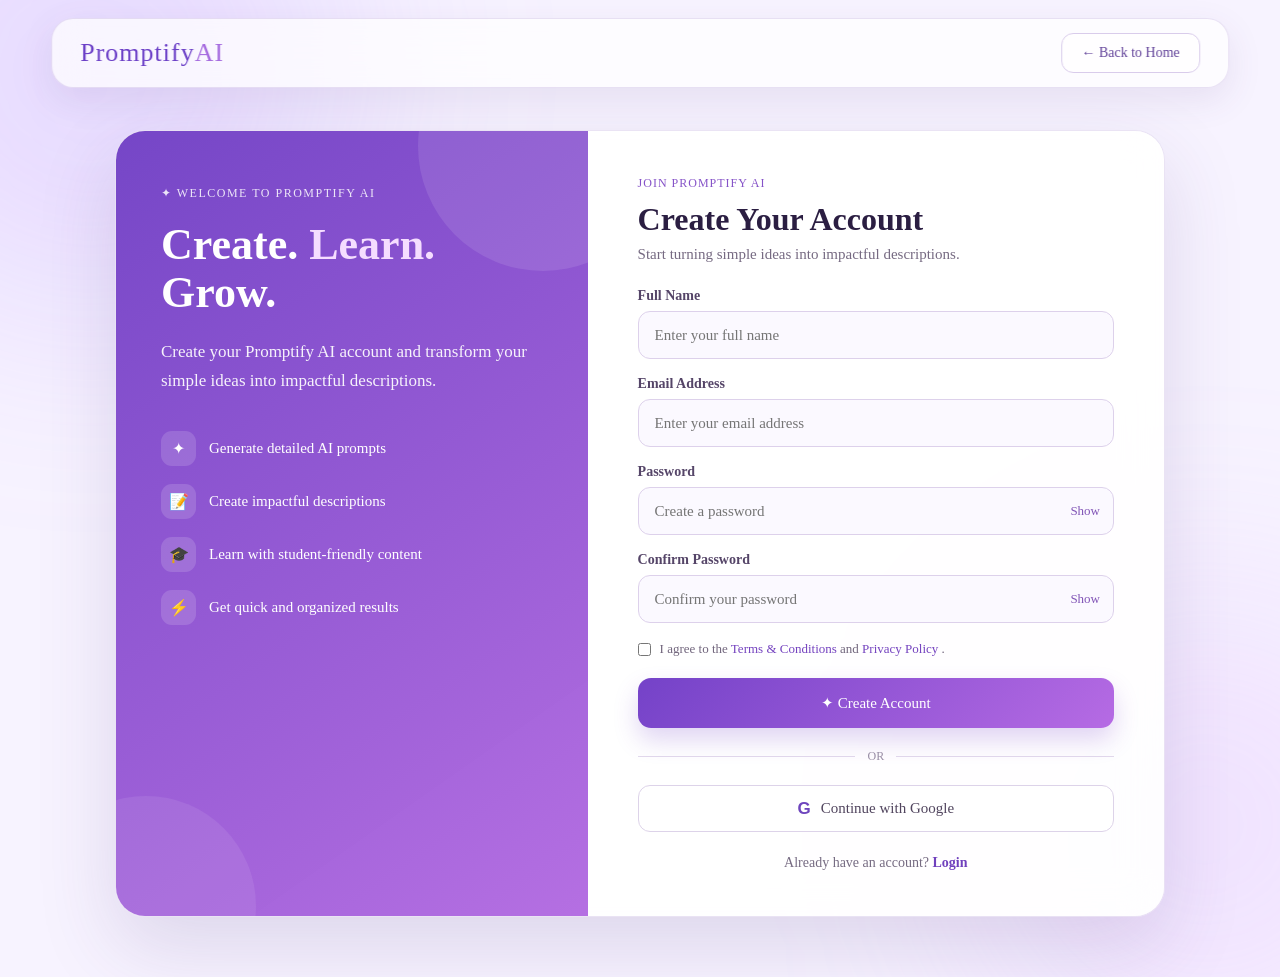
<file: register.html>
<!DOCTYPE html>
<html lang="en">
<head>
    <meta charset="UTF-8">
    <meta name="viewport" content="width=device-width, initial-scale=1.0">

    <title>Register | Promptify AI</title>

    <style>

        * {
            margin: 0;
            padding: 0;
            box-sizing: border-box;
        }

        html {
            scroll-behavior: smooth;
        }

        body {
            font-family: "Times New Roman", serif;
            background: #f7f3ff;
            color: #241a35;
            min-height: 100vh;
            overflow-x: hidden;
        }

        h1,
        h2,
        h3,
        .logo,
        .nav-links a,
        button,
        .small-title {
            font-family: Algerian, "Times New Roman", serif;
        }

        /* ================= BACKGROUND ================= */

        body::before {
            content: "";
            position: fixed;
            width: 500px;
            height: 500px;
            background: rgba(158, 113, 255, 0.18);
            filter: blur(110px);
            border-radius: 50%;
            top: -180px;
            left: -160px;
            z-index: -2;
            animation: blobOne 8s ease-in-out infinite;
        }

        body::after {
            content: "";
            position: fixed;
            width: 450px;
            height: 450px;
            background: rgba(213, 161, 255, 0.20);
            filter: blur(110px);
            border-radius: 50%;
            right: -150px;
            bottom: -150px;
            z-index: -2;
            animation: blobTwo 10s ease-in-out infinite;
        }

        @keyframes blobOne {

            0%, 100% {
                transform: translate(0, 0);
            }

            50% {
                transform: translate(80px, 60px);
            }
        }

        @keyframes blobTwo {

            0%, 100% {
                transform: translate(0, 0);
            }

            50% {
                transform: translate(-70px, -50px);
            }
        }

        /* ================= NAVBAR ================= */

        nav {
            position: fixed;
            top: 18px;
            left: 50%;
            transform: translateX(-50%);

            width: 92%;
            max-width: 1250px;
            height: 70px;

            display: flex;
            align-items: center;
            justify-content: space-between;

            padding: 0 28px;

            background: rgba(255, 255, 255, 0.72);
            backdrop-filter: blur(18px);
            -webkit-backdrop-filter: blur(18px);

            border: 1px solid rgba(145, 110, 195, 0.20);
            border-radius: 22px;

            box-shadow: 0 12px 35px rgba(87, 60, 130, 0.10);

            z-index: 1000;
        }

        .logo {
            font-size: 26px;
            color: #6b3fc7;
            letter-spacing: 1px;
        }

        .logo span {
            color: #a56bdf;
        }

        .home-btn {
            text-decoration: none;
            color: #63439a;
            font-family: Algerian, "Times New Roman", serif;
            font-size: 14px;

            padding: 11px 19px;

            border-radius: 12px;
            border: 1px solid #d9cceb;

            background: rgba(255, 255, 255, 0.65);

            transition: 0.3s;
        }

        .home-btn:hover {
            transform: translateY(-3px);
            background: white;
            box-shadow: 0 8px 20px rgba(88, 56, 130, 0.10);
        }

        /* ================= MAIN ================= */

        .register-wrapper {

            min-height: 100vh;

            padding: 130px 6% 60px;

            display: flex;
            justify-content: center;
            align-items: center;
        }

        .register-card {

            width: 100%;
            max-width: 1050px;

            display: grid;
            grid-template-columns: 0.9fr 1.1fr;

            background: rgba(255, 255, 255, 0.75);

            backdrop-filter: blur(20px);
            -webkit-backdrop-filter: blur(20px);

            border: 1px solid rgba(145, 110, 195, 0.18);

            border-radius: 30px;

            overflow: hidden;

            box-shadow:
                0 30px 80px rgba(75, 45, 120, 0.15);

            animation: cardAppear 0.9s ease forwards;
        }

        @keyframes cardAppear {

            from {
                opacity: 0;
                transform: translateY(35px) scale(0.97);
            }

            to {
                opacity: 1;
                transform: translateY(0) scale(1);
            }
        }

        /* ================= LEFT SIDE ================= */

        .welcome-side {

            padding: 55px 45px;

            background:
                linear-gradient(
                    145deg,
                    rgba(111, 62, 196, 0.96),
                    rgba(176, 102, 224, 0.94)
                );

            color: white;

            position: relative;
            overflow: hidden;
        }

        .welcome-side::before {

            content: "";

            position: absolute;

            width: 250px;
            height: 250px;

            background: rgba(255,255,255,0.10);

            border-radius: 50%;

            top: -110px;
            right: -80px;
        }

        .welcome-side::after {

            content: "";

            position: absolute;

            width: 220px;
            height: 220px;

            background: rgba(255,255,255,0.08);

            border-radius: 50%;

            bottom: -100px;
            left: -80px;
        }

        .welcome-content {
            position: relative;
            z-index: 2;
        }

        .welcome-small {

            font-family: Algerian, serif;

            font-size: 12px;

            letter-spacing: 1.5px;

            margin-bottom: 20px;

            opacity: 0.85;
        }

        .welcome-side h1 {

            font-size: 44px;

            line-height: 1.1;

            margin-bottom: 20px;
        }

        .welcome-side h1 span {
            color: #f5ddff;
        }

        .welcome-text {

            font-size: 17px;

            line-height: 1.7;

            opacity: 0.92;

            margin-bottom: 35px;
        }

        /* ================= BENEFITS ================= */

        .benefits {
            display: flex;
            flex-direction: column;
            gap: 18px;
        }

        .benefit {

            display: flex;
            align-items: center;
            gap: 13px;

            font-size: 15px;
        }

        .benefit-icon {

            width: 35px;
            height: 35px;

            border-radius: 11px;

            background: rgba(255,255,255,0.15);

            display: flex;
            align-items: center;
            justify-content: center;

            font-size: 16px;

            flex-shrink: 0;
        }

        /* ================= FORM SIDE ================= */

        .form-side {

            padding: 45px 50px;

            background: rgba(255,255,255,0.72);
        }

        .form-heading {

            margin-bottom: 25px;
        }

        .form-heading .small-title {

            color: #8653c8;

            font-size: 12px;

            letter-spacing: 1px;

            margin-bottom: 10px;
        }

        .form-heading h2 {

            font-size: 32px;

            color: #2b1e42;

            margin-bottom: 8px;
        }

        .form-heading p {

            color: #766a82;

            font-size: 15px;
        }

        /* ================= FORM ================= */

        .form-group {
            margin-bottom: 17px;
        }

        .form-group label {

            display: block;

            color: #554568;

            font-size: 14px;

            margin-bottom: 7px;

            font-weight: bold;
        }

        .input-wrapper {
            position: relative;
        }

        .input-wrapper input {

            width: 100%;

            height: 48px;

            padding: 0 16px;

            border-radius: 12px;

            border: 1px solid #ddd1eb;

            background: #fbf9ff;

            color: #352747;

            font-family: "Times New Roman", serif;

            font-size: 15px;

            outline: none;

            transition: 0.3s;
        }

        .input-wrapper input:focus {

            border-color: #9a67d5;

            background: white;

            box-shadow:
                0 0 0 4px rgba(143, 88, 211, 0.09);
        }

        .password-input {
            padding-right: 52px !important;
        }

        .show-password {

            position: absolute;

            right: 14px;
            top: 50%;

            transform: translateY(-50%);

            border: none;

            background: transparent;

            color: #8054b6;

            cursor: pointer;

            font-family: "Times New Roman", serif;

            font-size: 13px;
        }

        /* ================= TERMS ================= */

        .terms {

            display: flex;

            align-items: flex-start;

            gap: 9px;

            margin: 8px 0 20px;

            color: #71657c;

            font-size: 13px;

            line-height: 1.4;
        }

        .terms input {

            margin-top: 3px;

            accent-color: #7a45cb;

        }

        .terms a {

            color: #7442bf;

            text-decoration: none;

        }

        /* ================= REGISTER BUTTON ================= */

        .register-btn {

            width: 100%;

            height: 50px;

            border: none;

            border-radius: 13px;

            background:
                linear-gradient(
                    135deg,
                    #7442c8,
                    #b66be4
                );

            color: white;

            font-family: Algerian, serif;

            font-size: 15px;

            cursor: pointer;

            box-shadow:
                0 12px 25px rgba(116, 66, 200, 0.22);

            transition: 0.3s;

            position: relative;

            overflow: hidden;
        }

        .register-btn:hover {

            transform: translateY(-3px);

            box-shadow:
                0 17px 32px rgba(116, 66, 200, 0.30);
        }

        .register-btn:active {
            transform: scale(0.98);
        }

        /* ================= DIVIDER ================= */

        .divider {

            display: flex;

            align-items: center;

            gap: 12px;

            margin: 21px 0;

            color: #9a8fa5;

            font-size: 12px;
        }

        .divider::before,
        .divider::after {

            content: "";

            flex: 1;

            height: 1px;

            background: #e2d9ec;
        }

        /* ================= GOOGLE ================= */

        .google-btn {

            width: 100%;

            height: 47px;

            border-radius: 12px;

            border: 1px solid #ddd3e9;

            background: white;

            color: #51455e;

            font-family: "Times New Roman", serif;

            font-size: 15px;

            cursor: pointer;

            transition: 0.3s;

            display: flex;

            justify-content: center;

            align-items: center;

            gap: 10px;
        }

        .google-btn:hover {

            transform: translateY(-2px);

            box-shadow:
                0 8px 20px rgba(80,55,110,0.09);
        }

        .google-icon {

            font-family: Arial, sans-serif;

            font-weight: bold;

            font-size: 17px;

            color: #6e45bd;
        }

        /* ================= LOGIN LINK ================= */

        .login-text {

            text-align: center;

            margin-top: 23px;

            color: #766b82;

            font-size: 14px;
        }

        .login-text a {

            color: #7040bd;

            font-weight: bold;

            text-decoration: none;
        }

        .login-text a:hover {
            text-decoration: underline;
        }

        /* ================= MESSAGE ================= */

        .message {

            display: none;

            margin-top: 15px;

            padding: 11px 14px;

            border-radius: 10px;

            font-size: 13px;

            text-align: center;
        }

        .message.success {

            display: block;

            background: #eee8fb;

            color: #65409a;

            border: 1px solid #d9c9ed;
        }

        .message.error {

            display: block;

            background: #fff0f2;

            color: #a4475d;

            border: 1px solid #f0c9d1;
        }

        /* ================= RESPONSIVE ================= */

        @media (max-width: 850px) {

            .register-card {
                grid-template-columns: 1fr;
                max-width: 600px;
            }

            .welcome-side {
                padding: 40px;
            }

            .form-side {
                padding: 40px;
            }
        }

        @media (max-width: 550px) {

            nav {
                width: 95%;
                padding: 0 17px;
            }

            .logo {
                font-size: 20px;
            }

            .register-wrapper {
                padding: 115px 5% 40px;
            }

            .welcome-side {
                padding: 35px 25px;
            }

            .welcome-side h1 {
                font-size: 35px;
            }

            .form-side {
                padding: 35px 25px;
            }

            .form-heading h2 {
                font-size: 27px;
            }
        }

    </style>
</head>


<body>


    <!-- ================= NAVBAR ================= -->

    <nav>

        <div class="logo">
            Promptify<span>AI</span>
        </div>

        <a href="index.html" class="home-btn">
            ← Back to Home
        </a>

    </nav>


    <!-- ================= REGISTER ================= -->

    <main class="register-wrapper">

        <div class="register-card">


            <!-- ================= LEFT ================= -->

            <section class="welcome-side">

                <div class="welcome-content">

                    <div class="welcome-small">
                        ✦ WELCOME TO PROMPTIFY AI
                    </div>

                    <h1>
                        Create.
                        <span>Learn.</span>
                        Grow.
                    </h1>

                    <p class="welcome-text">

                        Create your Promptify AI account and
                        transform your simple ideas into
                        impactful descriptions.

                    </p>


                    <div class="benefits">

                        <div class="benefit">

                            <div class="benefit-icon">
                                ✦
                            </div>

                            <span>
                                Generate detailed AI prompts
                            </span>

                        </div>


                        <div class="benefit">

                            <div class="benefit-icon">
                                📝
                            </div>

                            <span>
                                Create impactful descriptions
                            </span>

                        </div>


                        <div class="benefit">

                            <div class="benefit-icon">
                                🎓
                            </div>

                            <span>
                                Learn with student-friendly content
                            </span>

                        </div>


                        <div class="benefit">

                            <div class="benefit-icon">
                                ⚡
                            </div>

                            <span>
                                Get quick and organized results
                            </span>

                        </div>

                    </div>

                </div>

            </section>


            <!-- ================= FORM ================= -->

            <section class="form-side">

                <div class="form-heading">

                    <div class="small-title">
                        JOIN PROMPTIFY AI
                    </div>

                    <h2>
                        Create Your Account
                    </h2>

                    <p>
                        Start turning simple ideas into impactful descriptions.
                    </p>

                </div>


                <form id="registerForm">


                    <!-- NAME -->

                    <div class="form-group">

                        <label for="name">
                            Full Name
                        </label>

                        <div class="input-wrapper">

                            <input
                                type="text"
                                id="name"
                                placeholder="Enter your full name"
                                required
                            >

                        </div>

                    </div>


                    <!-- EMAIL -->

                    <div class="form-group">

                        <label for="email">
                            Email Address
                        </label>

                        <div class="input-wrapper">

                            <input
                                type="email"
                                id="email"
                                placeholder="Enter your email address"
                                required
                            >

                        </div>

                    </div>


                    <!-- PASSWORD -->

                    <div class="form-group">

                        <label for="password">
                            Password
                        </label>

                        <div class="input-wrapper">

                            <input
                                type="password"
                                id="password"
                                class="password-input"
                                placeholder="Create a password"
                                minlength="6"
                                required
                            >

                            <button
                                type="button"
                                class="show-password"
                                onclick="togglePassword('password', this)"
                            >
                                Show
                            </button>

                        </div>

                    </div>


                    <!-- CONFIRM PASSWORD -->

                    <div class="form-group">

                        <label for="confirmPassword">
                            Confirm Password
                        </label>

                        <div class="input-wrapper">

                            <input
                                type="password"
                                id="confirmPassword"
                                class="password-input"
                                placeholder="Confirm your password"
                                minlength="6"
                                required
                            >

                            <button
                                type="button"
                                class="show-password"
                                onclick="togglePassword('confirmPassword', this)"
                            >
                                Show
                            </button>

                        </div>

                    </div>


                    <!-- TERMS -->

                    <div class="terms">

                        <input
                            type="checkbox"
                            id="terms"
                        >

                        <label for="terms">

                            I agree to the
                            <a href="#">
                                Terms & Conditions
                            </a>
                            and
                            <a href="#">
                                Privacy Policy
                            </a>.

                        </label>

                    </div>


                    <!-- REGISTER -->

                    <button
                        type="submit"
                        class="register-btn"
                    >
                        ✦ Create Account
                    </button>


                    <div
                        id="message"
                        class="message"
                    ></div>


                    <!-- DIVIDER -->

                    <div class="divider">
                        OR
                    </div>


                    <!-- GOOGLE -->

                    <button
                        type="button"
                        class="google-btn"
                        onclick="googleSignup()"
                    >

                        <span class="google-icon">
                            G
                        </span>

                        Continue with Google

                    </button>


                    <!-- LOGIN -->

                    <div class="login-text">

                        Already have an account?

                        <a href="login.html">
                            Login
                        </a>

                    </div>


                </form>

            </section>

        </div>

    </main>


    <!-- ================= JAVASCRIPT ================= -->

    <script>

        /* ================= PASSWORD TOGGLE ================= */

        function togglePassword(inputId, button) {

            const input = document.getElementById(inputId);

            if (input.type === "password") {

                input.type = "text";

                button.textContent = "Hide";

            } else {

                input.type = "password";

                button.textContent = "Show";

            }

        }


        /* ================= MESSAGE ================= */

        function showMessage(text, type) {

            const message =
                document.getElementById("message");

            message.textContent = text;

            message.className =
                "message " + type;

        }


        /* ================= REGISTER ================= */

        document
            .getElementById("registerForm")
            .addEventListener("submit", function(event) {

                event.preventDefault();

                const name =
                    document.getElementById("name").value.trim();

                const email =
                    document.getElementById("email").value.trim();

                const password =
                    document.getElementById("password").value;

                const confirmPassword =
                    document.getElementById("confirmPassword").value;

                const terms =
                    document.getElementById("terms").checked;


                if (name.length < 2) {

                    showMessage(
                        "Please enter your full name.",
                        "error"
                    );

                    return;
                }


                if (password.length < 6) {

                    showMessage(
                        "Password must contain at least 6 characters.",
                        "error"
                    );

                    return;
                }


                if (password !== confirmPassword) {

                    showMessage(
                        "Passwords do not match.",
                        "error"
                    );

                    return;
                }


                if (!terms) {

                    showMessage(
                        "Please accept the Terms & Conditions.",
                        "error"
                    );

                    return;
                }


                showMessage(
                    "Account created successfully! Redirecting...",
                    "success"
                );


                setTimeout(function() {

                    window.location.href = "login.html";

                }, 1500);

            });


        /* ================= GOOGLE SIGNUP ================= */

        function googleSignup() {

            showMessage(
                "Google registration is available in the full version.",
                "success"
            );

        }

    </script>

</body>
</html>
</file>
